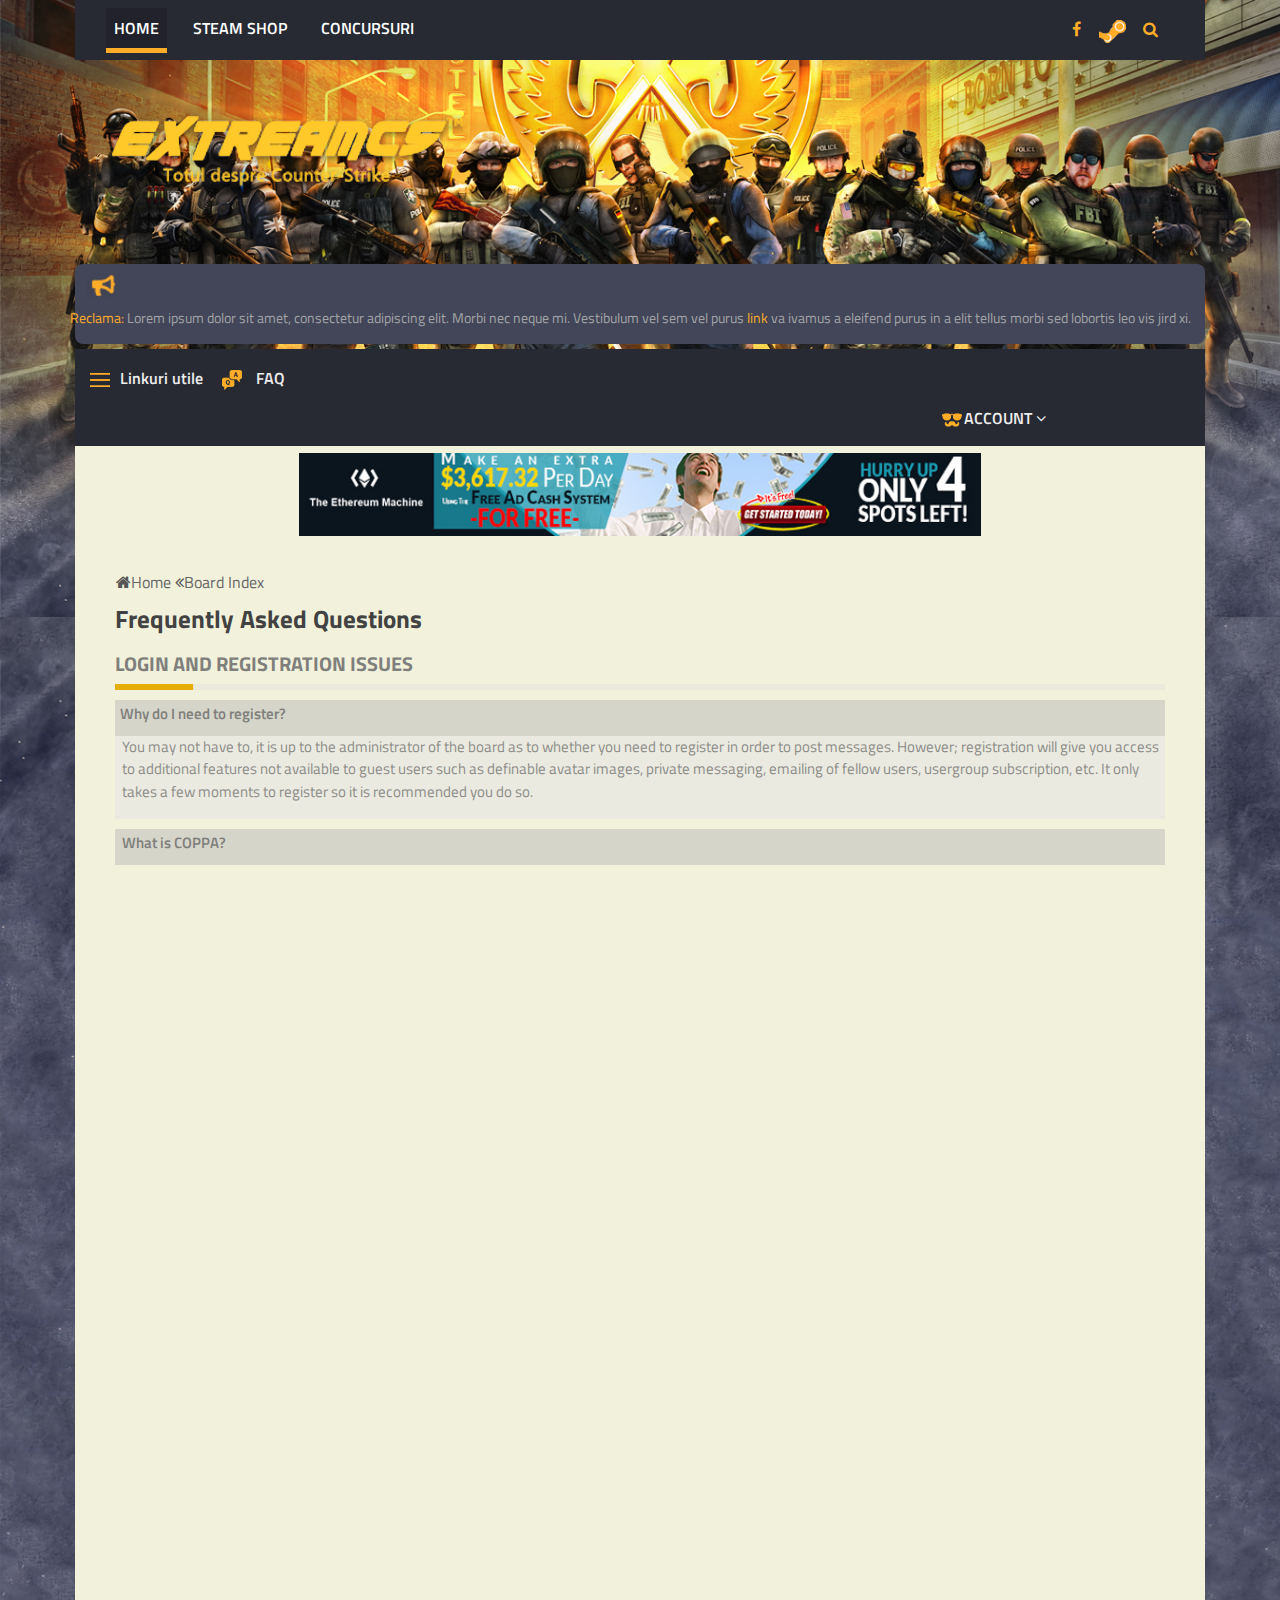
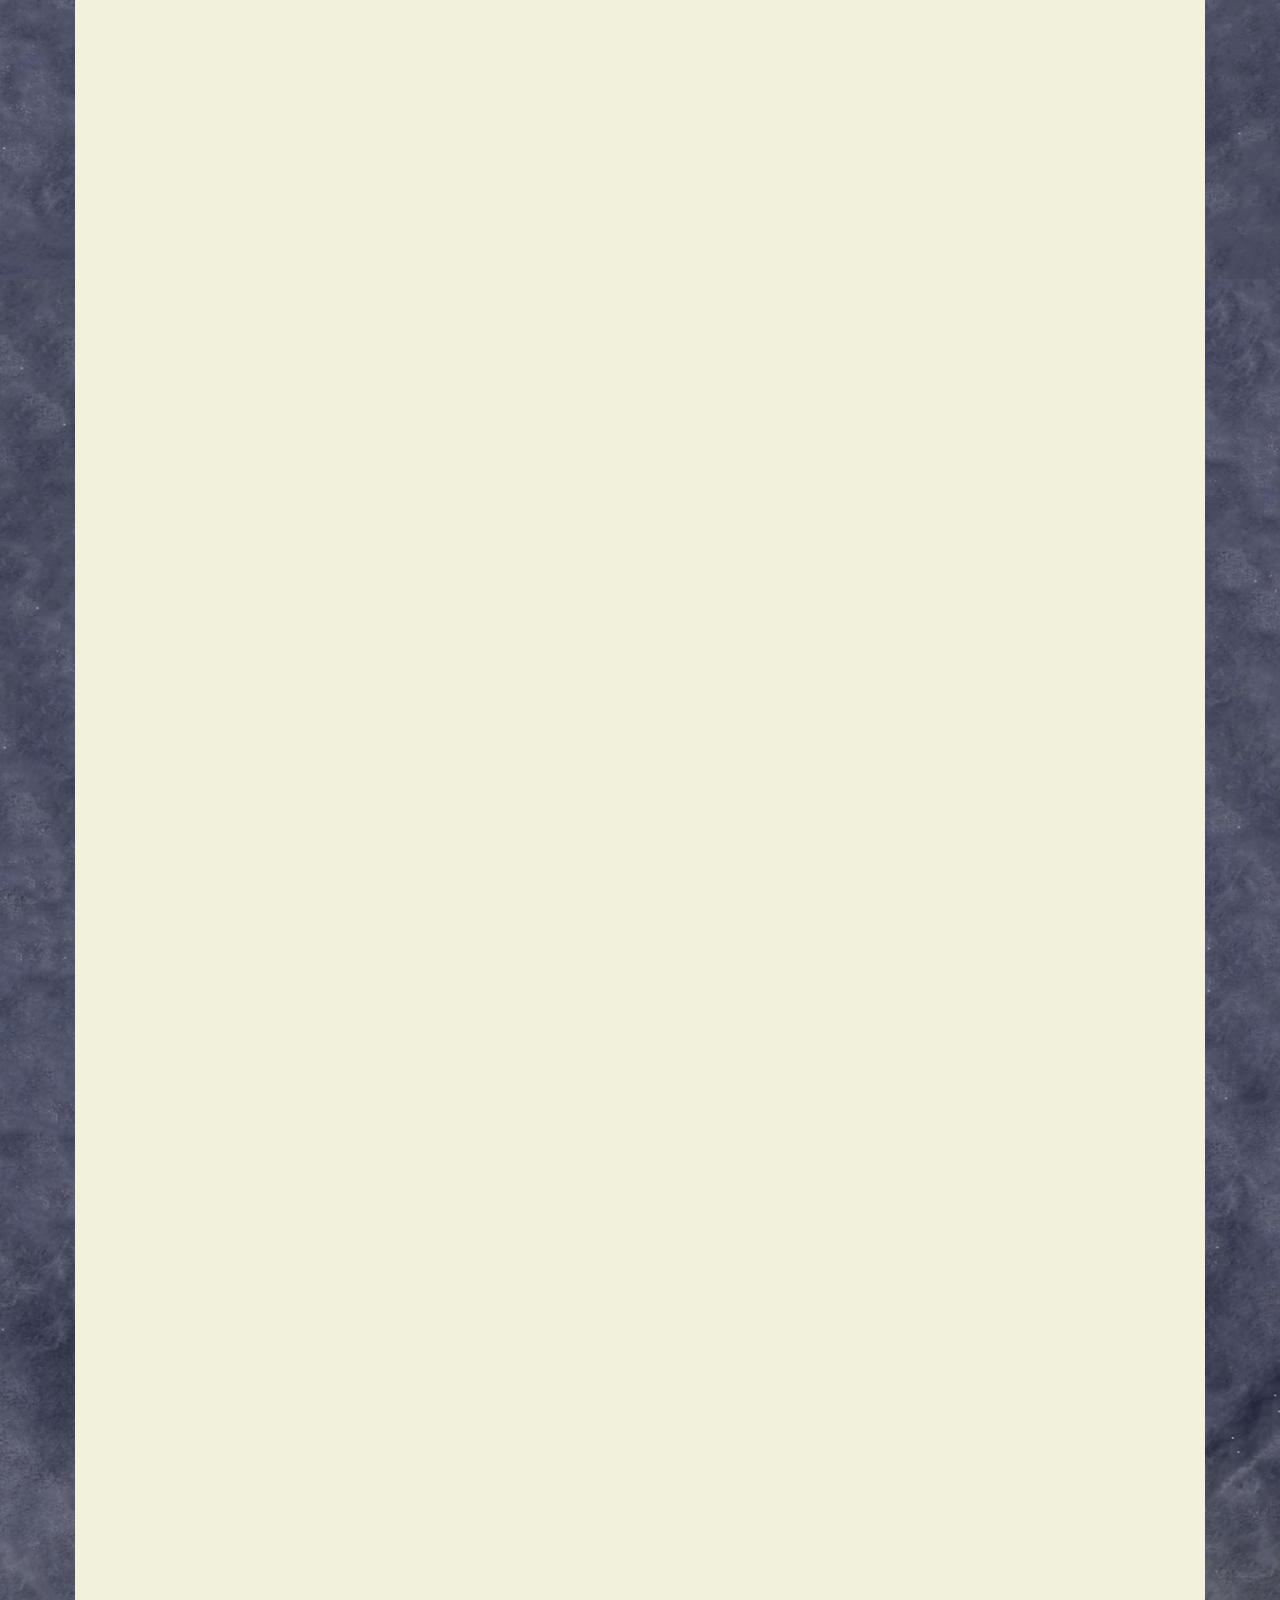
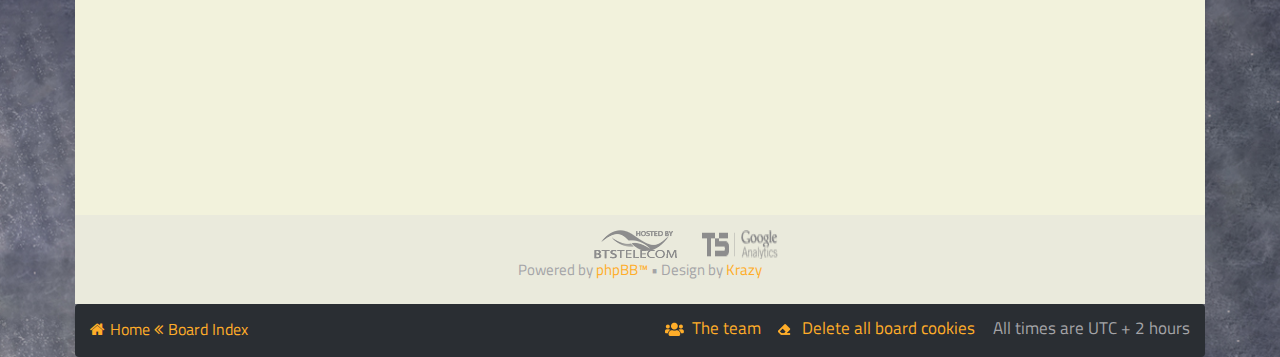
<file: Exreme_Services/faq/index.html>
<!DOCTYPE html>
<html lang="en">
<head>
<meta charset="utf-8">
<meta name="viewport" content="width=device-width, initial-scale=1, shrink-to-fit=no">
<title>Steam</title>
<link href="assets/css/bootstrap.min.css" rel="stylesheet">


<link href="assets/css/style.css" rel="stylesheet">

<link rel="stylesheet" href="assets/css/font-awesome.min.css">
              
              <!-- custom fonts -->
<link href="https://fonts.googleapis.com/css?family=Montserrat:400,800" rel="stylesheet">
<link href="https://fonts.googleapis.com/css?family=Raleway:200,300,400,700,900" rel="stylesheet">
</head>

<body>

<header class="header">

  <nav class="navbar navbar-expand-lg navbar-light bg-light">
  <button class="navbar-toggler" type="button" data-toggle="collapse" data-target="#navbarNavAltMarkup" aria-controls="navbarNavAltMarkup" aria-expanded="false" aria-label="Toggle navigation">
    <span class="navbar-toggler-icon"></span>
  </button>
  <div class="collapse navbar-collapse" id="navbarNavAltMarkup">
   <div class="col-lg-10">
      <div class="navbar-nav">
      <a class="nav-item nav-link active" href="#">HOME <span class="sr-only">(current)</span></a>
      <a class="nav-item nav-link" href="#">STEAM SHOP</a>
      <a class="nav-item nav-link" href="#">CONCURSURI</a>
    </div>
   </div>

    <div class="col-lg-2"><a href="" class="icon"><i class="fa fa-search" aria-hidden="true"></i></a>
      
      <a href="" class="icon"><img src="assets/images/stream.png"></a>
      <a href="" class="icon"><i class="fa fa-facebook" aria-hidden="true"></i></a>
      
 </div>

  </div>
</nav>

</header>

<div class="logo">
  <img src="assets/images/logo1.png" class="img-fluid">
</div>

<div class="rec">
  <div class="row">
    <img src="assets/images/icon/rel.png" class="img-fluid">
  <p> <span style="color: #ffad29;">Reclama:</span> Lorem ipsum dolor sit amet, consectetur adipiscing elit. Morbi nec neque mi. Vestibulum vel sem vel purus <span style="color: #ffad29">link</span>  va ivamus a eleifend purus in a elit tellus morbi sed lobortis leo vis jird xi.</p>
  </div>
</div>

<div class="faq">
  <div class="container-fluid con ">
    <div class="row utile">
      <div class="left">
        <p> <img src="assets/images/icon/bar.png" class="img-fluid">Linkuri utile <img src="assets/images/icon/faq.png"> FAQ</p>
      </div>
      <div class="right">
        <p> <img src="assets/images/icon/log.png" class="img-fluid">ACCOUNT <i class="fa fa-angle-down"></i>
</p>
      </div>
    </div>
  </div>
</div>



<section id="background" class="background img-fluid">
    <div class="banner">
      <img src="assets/images/banner.jpg" class="img-fluid sectionImg">
    </div>

<div class="col-lg-12 index">
          <a href="#" ><i class="fa fa-home" style="color: #565656"></i>Home</a>
           <a href="#"><i class="fa fa-angle-double-left" style="color: #565656"></i>Board Index</a>
</div>


<div class="heading">
  <h2>Frequently Asked Questions</h2>
</div>

<div class="container-fluid login">
  <div class="row">
    <h3>LOGIN AND REGISTRATION ISSUES</h3>
    <img src="assets/images/line.png" class="img-fluid line">
  </div>
</div>

<div class="container-fluid">
  <div class="row">
    <div class="reg">
      <h2>Why do I need to register? </h2>
    </div>

    <div class="register">
      <p>You may not have to, it is up to the administrator of the board as to whether you need to register in order to post messages. However; registration will give you access to additional
      features not available to guest users such as definable avatar images, private messaging, emailing of fellow users, usergroup subscription, etc. It only takes a few moments to
      register so it is recommended you do so. </p>
    </div>
  </div>
</div>


<div class="container-fluid COPPA">
  <div class="row">
    <h3>What is COPPA?</h3>
  </div>
</div>


</section>


<div class="footer">
  <div class="container-fluid ">
    <div class="row footer-logo">
        <img src="assets/images/logo-1.png" class="img-fluid">
        <img src="assets/images/logo.png" class="img-fluid" style="margin-left: 25px;">
        
    </div>
    <div class="text  text-center">
          <p>Powered by <span>phpBB™ </span> • Design by <span>Krazy</span></p>
        </div>
  </div>
</div>

<div class="footer-bottom">
  <div class="container-fluid">
    <div class="row">
       
         <div class="col-lg-6 footer-left">
         
           <a href="#" ><i class="fa fa-home" ></i>Home</a>
           <a href="#"><i class="fa fa-angle-double-left"></i>Board Index</a>
  
         </div>
         <div class="col-lg-6 team">
           <p> <img src="assets/images/team.png"> The team <img src="assets/images/delete.png"> Delete all board cookies <span>All times are UTC + 2 hours </span> </p>
           <p> </p>

         </div>

       
    </div>
  </div>
</div>





<script src="assets/js/jquery-min.js" ></script>
<script src="assets/js/bootstrap.min.js"></script>

</body>
</html>
</file>
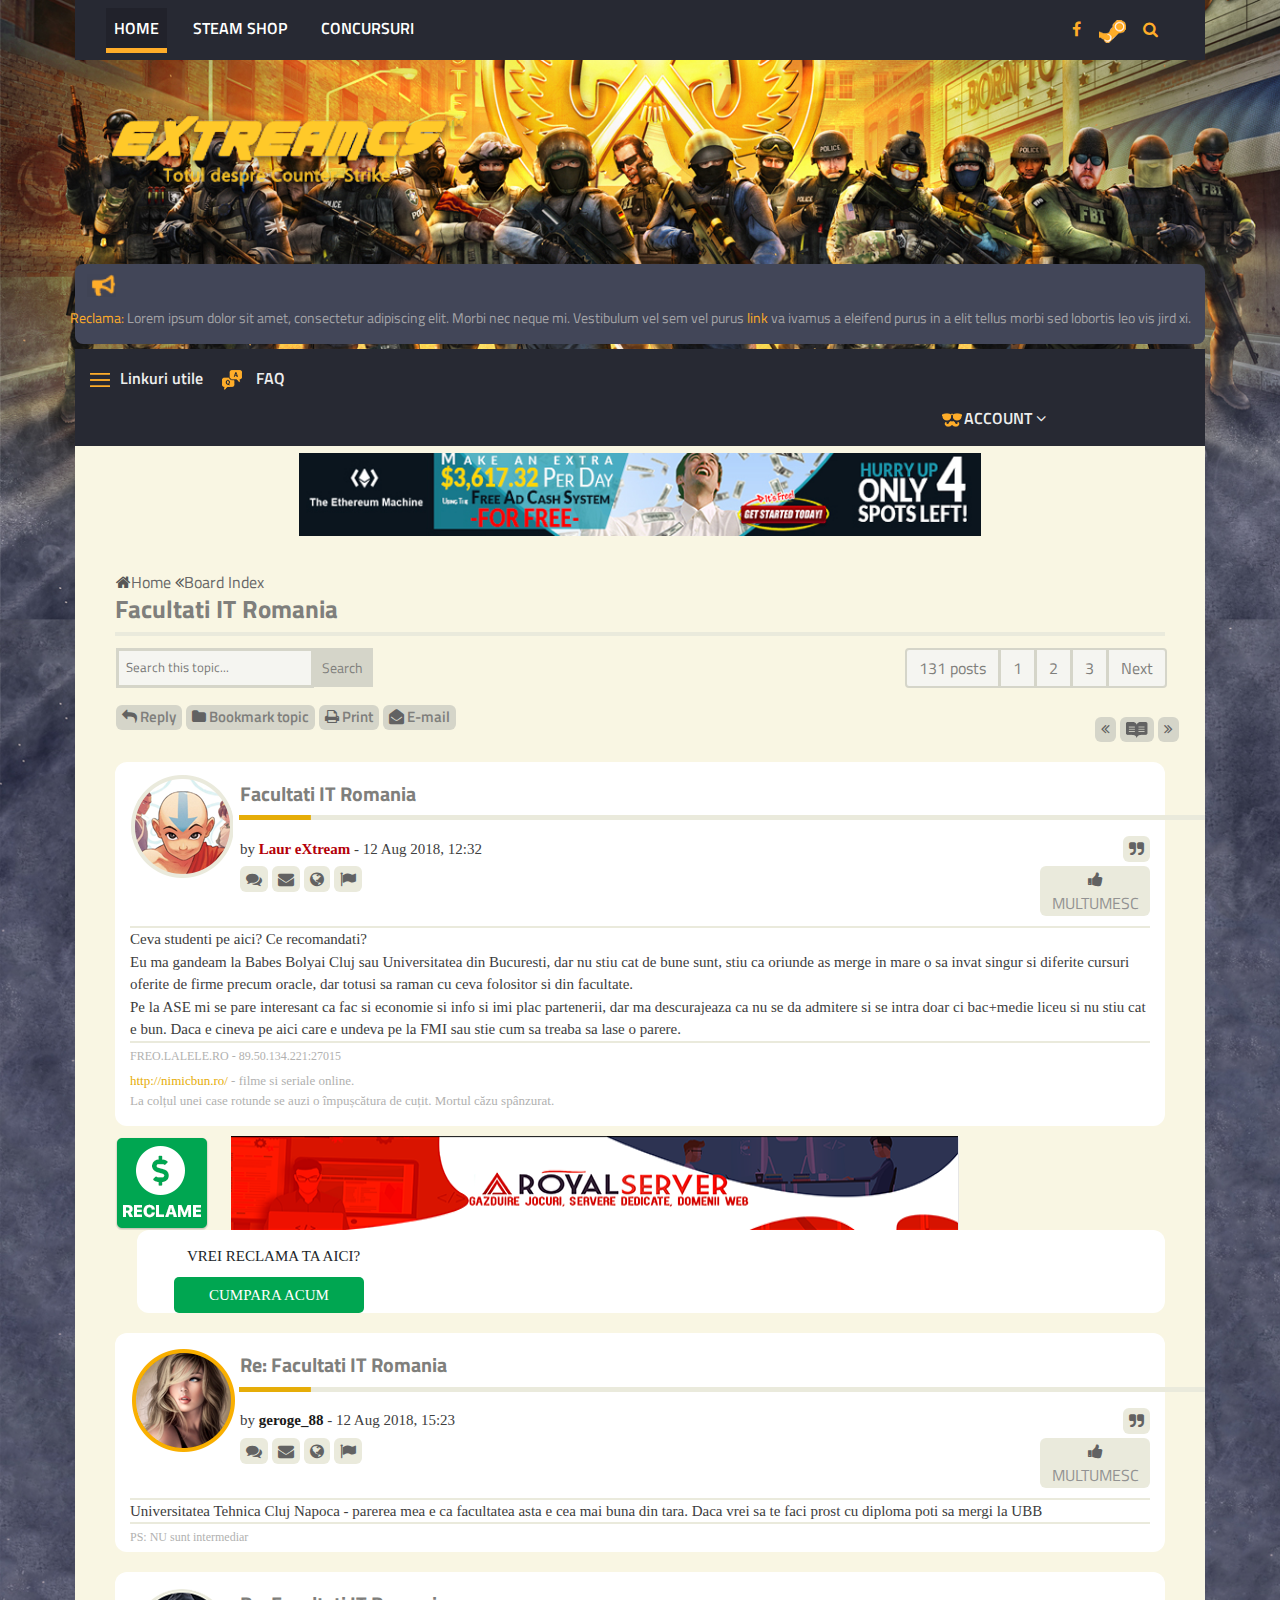
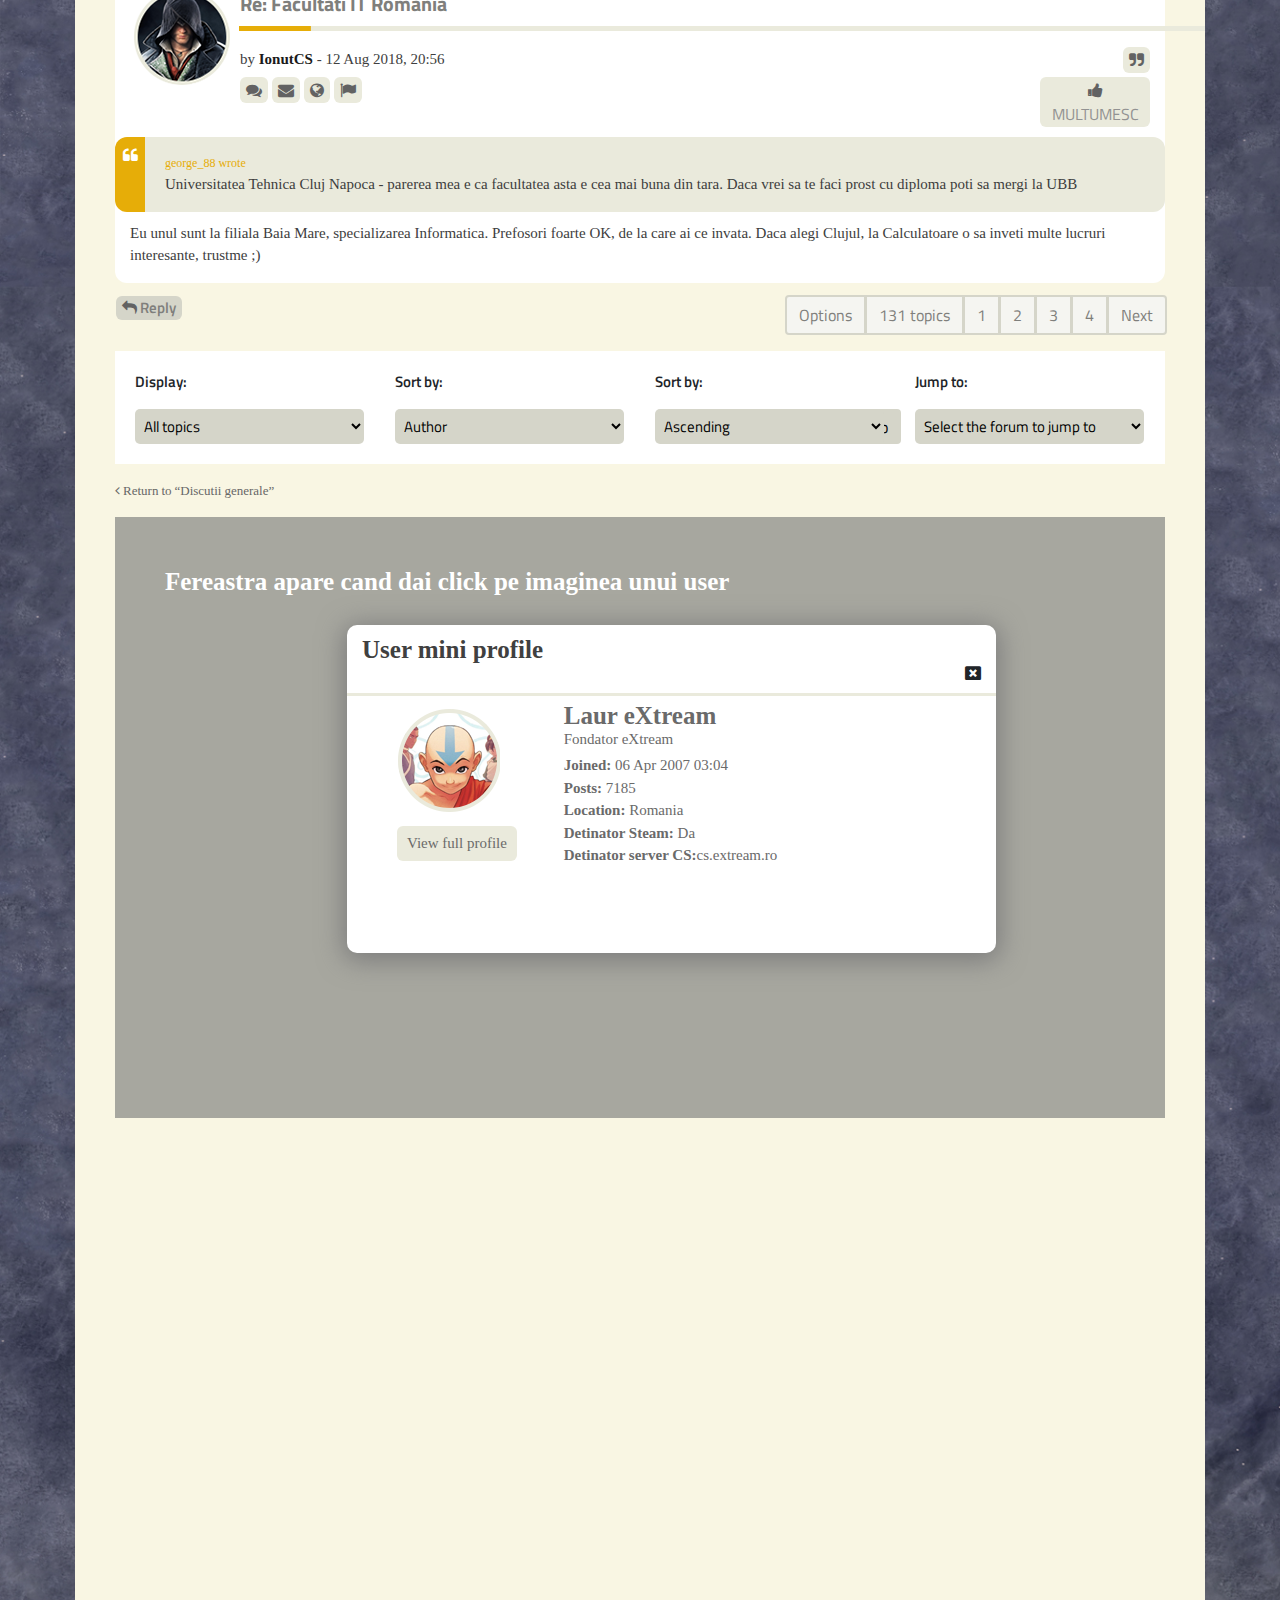
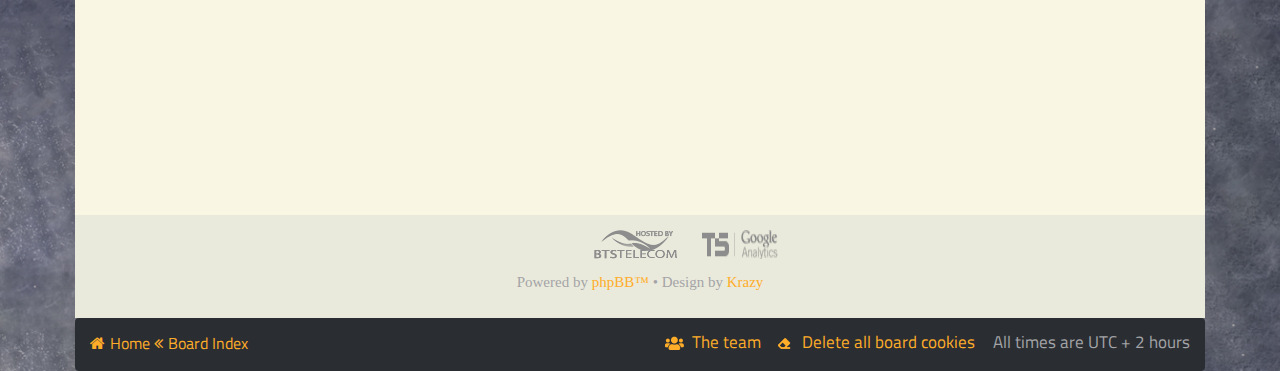
<file: Exreme_Services/in topic/index.html>
<!DOCTYPE html>
<html lang="en">
<head>
<meta charset="utf-8">
<meta name="viewport" content="width=device-width, initial-scale=1, shrink-to-fit=no">
<title>Steam</title>
<link href="assets/css/bootstrap.min.css" rel="stylesheet">


<link href="assets/css/style.css" rel="stylesheet">

<link rel="stylesheet" href="assets/css/font-awesome.min.css">
              
              <!-- custom fonts -->
<link href="https://fonts.googleapis.com/css?family=Montserrat:400,800" rel="stylesheet">
<link href="https://fonts.googleapis.com/css?family=Raleway:200,300,400,700,900" rel="stylesheet">
</head>

<body>

<header class="header">

  <nav class="navbar navbar-expand-lg navbar-light bg-light">
  <button class="navbar-toggler" type="button" data-toggle="collapse" data-target="#navbarNavAltMarkup" aria-controls="navbarNavAltMarkup" aria-expanded="false" aria-label="Toggle navigation">
    <span class="navbar-toggler-icon"></span>
  </button>
  <div class="collapse navbar-collapse" id="navbarNavAltMarkup">
   <div class="col-lg-10">
      <div class="navbar-nav">
      <a class="nav-item nav-link active" href="#">HOME <span class="sr-only">(current)</span></a>
      <a class="nav-item nav-link" href="#">STEAM SHOP</a>
      <a class="nav-item nav-link" href="#">CONCURSURI</a>
    </div>
   </div>

    <div class="col-lg-2"><a href="" class="icon"><i class="fa fa-search" aria-hidden="true"></i></a>
      
      <a href="" class="icon"><img src="assets/images/stream.png"></a>
      <a href="" class="icon"><i class="fa fa-facebook" aria-hidden="true"></i></a>
      
 </div>

  </div>
</nav>

</header>

<div class="logo">
  <img src="assets/images/logo1.png" class="img-fluid">
</div>

<div class="rec">
  <div class="row">
    <img src="assets/images/icon/rel.png" class="img-fluid">
  <p> <span style="color: #ffad29;">Reclama:</span> Lorem ipsum dolor sit amet, consectetur adipiscing elit. Morbi nec neque mi. Vestibulum vel sem vel purus <span style="color: #ffad29">link</span>  va ivamus a eleifend purus in a elit tellus morbi sed lobortis leo vis jird xi.</p>
  </div>
</div>

<div class="faq">
  <div class="container-fluid con ">
    <div class="row utile">
      <div class="left">
        <p> <img src="assets/images/icon/bar.png" class="img-fluid">Linkuri utile <img src="assets/images/icon/faq.png"> FAQ</p>
      </div>
      <div class="right">
        <p> <img src="assets/images/icon/log.png" class="img-fluid">ACCOUNT <i class="fa fa-angle-down"></i>
</p>
      </div>
    </div>
  </div>
</div>



<section id="background" class="background img-fluid">
    <div class="banner">
      <img src="assets/images/banner.jpg" class="img-fluid sectionImg">
    </div>

<div class="col-lg-12 index">
          <a href="#" ><i class="fa fa-home" style="color: #565656"></i>Home</a>
           <a href="#"><i class="fa fa-angle-double-left" style="color: #565656"></i>Board Index</a>
</div>


<div class="container-fluid heading">
  <div class="row">
        <div class="title">
            <h2>Facultati IT Romania</h2>
        </div>
  </div>
</div>

<div class="container-fluid page">
  <div class="row">
      <div class="col-lg-6 col-xl-6 col-md-6 search">
          <form class="example" action="/action_page.php">
              <input type="text" placeholder="Search this topic..." name="search2">
              <button type="submit">Search</button>
          </form>
      </div>

      <div class="col-lg-6 col-xl-6 col-md-6">
        <nav aria-label="Page navigation example">
            <ul class="pagination">
                <li class="page-item"><a class="page-link" href="#">131 posts</a></li>
                <li class="page-item"><a class="page-link" href="#">1</a></li>
                <li class="page-item"><a class="page-link" href="#">2</a></li>
                <li class="page-item"><a class="page-link" href="#">3</a></li>
                <li class="page-item"><a class="page-link" href="#">Next</a></li>
            </ul>
         </nav>
      </div>
  </div>
</div>


<div class="container-fluid pagination-bottom">
  <div class="row">
    <div class="col-lg-10 col-xl-10 col-md-10 reply">
      <button type="submit"><i class="fa fa-reply fa-icon"></i> Reply</button>
      <button type="submit"><i class="fa fa-folder fa-icon"></i> Bookmark topic</button>
      <button type="submit"><i class="fa fa-print fa-icon"></i> Print</button>
      <button type="submit"><i class="fa fa-envelope-open fa-icon"></i> E-mail</button>
    </div>

    <div class="col-lg-2 col-xl-2 col-md-2 page">
      <button type="submit"><i class="fa fa-angle-double-left fa-icon"></i></button>
      <button type="submit"> <img src="assets/images/icon/1.png"> </button>
      <button type="submit"><i class="fa fa-angle-double-right fa-icon"></i></button>
    </div>
  </div>
</div>


<div class="container-fluid Ceva">
  <div class="row" style="padding-top: 10px;">
    <div class="col-xl-2 col-lg-2 col-md-2">
      <img src="assets/images/l.png">
    </div>

    <div class="col-xl-10 col-lg-10 col-md-10">
       <div class="title">
            <h2>Facultati IT Romania</h2>
            <img src="assets/images/line.png" class="line">
            <p>by <span> Laur eXtream</span> - 12 Aug 2018, 12:32 </p>
            <button type="submit"><i class="fa fa-quote-right fa-icon"></i></i> </button>

        </div>

          <div class="row">
              <div class="col-lg-10" style="margin-left: -65px; margin-top: -10px;">
            <button type="submit"><i class="fa fa-comments fa-icon"></i></button>
            <button type="submit"><i class="fa fa-envelope fa-icon"></i></button>
            <button type="submit"><i class="fa fa-globe fa-icon" aria-hidden="true"></i></button>
            <button type="submit"><i class="fa fa-flag fa-icon"></i></button>
          
        </div>
        <div class="col mul" style="margin: -10px 0 0 71px;">
            <button type="submit"><i class="fa fa-thumbs-up fa-icon"></i> MULTUMESC</button>
          
        </div>
          </div>
    </div>

          <div class="container-fluid">
            <div class="row">
              <div class="col-lg-12 text">
                <p>Ceva studenti pe aici? Ce recomandati? <br>
                    Eu ma gandeam la Babes Bolyai Cluj sau Universitatea din Bucuresti, dar nu stiu cat de bune sunt, stiu ca oriunde as merge in mare o sa invat singur si diferite cursuri oferite de
                    firme precum oracle, dar totusi sa raman cu ceva folositor si din facultate. <br>
                    Pe la ASE mi se pare interesant ca fac si economie si info si imi plac partenerii, dar ma descurajeaza ca nu se da admitere si se intra doar ci bac+medie liceu si nu stiu cat e bun.
                    Daca e cineva pe aici care e undeva pe la FMI sau stie cum sa treaba sa lase o parere.</p>
              </div>
              <div class="col-lg-12 txt">
                <h2>FREO.LALELE.RO - 89.50.134.221:27015</h2> 
                <p> <a href="http://nimicbun.ro/" target="blank" style="color: #e6ad08">http://nimicbun.ro/</a> - filme si seriale online. <br>
                    La colțul unei case rotunde se auzi o împușcătura de cuțit. Mortul căzu spânzurat.</p> 
              </div>
            </div>
          </div>

  </div>
</div>

<div class="img" style="margin: 0 auto;">
  <div class="container-fluid">
    <div class="row">
       <img src="assets/images/reclame.png">
       <img src="assets/images/royal.png"style="margin-left: 22px">
      <div class="col veri">
        <p>VREI RECLAMA TA AICI?</p>
        <button>CUMPARA ACUM</button>
      </div>
    
    </div>
  </div>
</div>

<div class="container-fluid Ceva">
  <div class="row" style="padding-top: 10px;">
    <div class="col-xl-2 col-lg-2 col-md-2">
      <img src="assets/images/girl.png">
    </div>

    <div class="col-xl-10 col-lg-10 col-md-10">
       <div class="title">
            <h2>Re: Facultati IT Romania</h2>
            <img src="assets/images/line.png" class="line">
            <p>by <span style="color: #1a1a1a">geroge_88</span> -  12 Aug 2018, 15:23  </p>
            <button type="submit"><i class="fa fa-quote-right fa-icon"></i></i> </button>

        </div>

          <div class="row">
              <div class="col-lg-10" style="margin-left: -65px; margin-top: -10px;">
            <button type="submit"><i class="fa fa-comments fa-icon"></i></button>
            <button type="submit"><i class="fa fa-envelope fa-icon"></i></button>
            <button type="submit"><i class="fa fa-globe fa-icon" aria-hidden="true"></i></button>
            <button type="submit"><i class="fa fa-flag fa-icon"></i></button>
          
        </div>
        <div class="col mul" style="margin: -10px 0 0 71px;">
            <button type="submit"><i class="fa fa-thumbs-up fa-icon"></i> MULTUMESC</button>
          
        </div>
          </div>
    </div>

          <div class="container-fluid">
            <div class="row">
              <div class="col-lg-12 text">
                <p>Universitatea Tehnica Cluj Napoca - parerea mea e ca facultatea asta e cea mai buna din tara. Daca vrei sa te faci prost cu diploma poti sa mergi la UBB</p>
              </div>
              <div class="col-lg-12 txt">
                <h2>PS: NU sunt intermediar</h2> 
                
              </div>
            </div>
          </div>

  </div>
</div>


<div class="container-fluid Ceva">
  <div class="row" style="padding-top: 10px;">
    <div class="col-xl-2 col-lg-2 col-md-2">
      <img src="assets/images/assasin.png">
    </div>

    <div class="col-xl-10 col-lg-10 col-md-10">
       <div class="title">
            <h2>Re: Facultati IT Romania</h2>
            <img src="assets/images/line.png" class="line">
            <p>by <span style="color: #1a1a1a">IonutCS </span> -  12 Aug 2018, 20:56  </p>
            <button type="submit"><i class="fa fa-quote-right fa-icon"></i></i> </button>

        </div>

          <div class="row">
              <div class="col-lg-10" style="margin-left: -65px; margin-top: -10px;">
            <button type="submit"><i class="fa fa-comments fa-icon"></i></button>
            <button type="submit"><i class="fa fa-envelope fa-icon"></i></button>
            <button type="submit"><i class="fa fa-globe fa-icon" aria-hidden="true"></i></button>
            <button type="submit"><i class="fa fa-flag fa-icon"></i></button>
          
        </div>
        <div class="col mul" style="margin: -10px 0 0 71px;">
            <button type="submit"><i class="fa fa-thumbs-up fa-icon"></i> MULTUMESC</button>
          
        </div>
          </div>
    </div>

          <div class="container-fluid assasin">
            <div class="row">
              <div class="col-lg-12 text ">
                  <div class="col quot"><i class="fa fa-quote-left fa-icon" style="color: #fff;"></i></div>
                  <div class="col" style="margin-top: -26px; margin-left: -10px;">
                    <p style="border: none;"><span>george_88 wrote</span> <br> Universitatea Tehnica Cluj Napoca - parerea mea e ca facultatea asta e cea mai buna din tara. Daca vrei sa te faci prost cu diploma poti sa mergi la UBB</p></div>
              </div>
            </div>
          </div>
          
          <div class="container-fluid">
            <div class="row">
              <div class="col text">
                <p style="border: none;">Eu unul sunt la filiala Baia Mare, specializarea Informatica. Prefosori foarte OK, de la care ai ce invata. Daca alegi Clujul, la Calculatoare o sa inveti multe lucruri interesante, trustme ;)</p>
              </div>
            </div>
          </div>

  </div>
</div>

<div class="container-fluid bottom-page ">
  <div class="row">
      <div class="col-lg-3 col-xl-3 col-md-3 pagination-bottom ">
         <button type="submit"><i class="fa fa-reply fa-icon"></i> Reply</button>
          
      </div>

      <div class="col-lg-9 col-xl-9 col-md-9">
        <nav aria-label="Page navigation example">
            <ul class="pagination">
                <li class="page-item"><a class="page-link" href="#">Options</a></li>
                <li class="page-item"><a class="page-link" href="#">131 topics</a></li>
                <li class="page-item"><a class="page-link" href="#">1</a></li>
                <li class="page-item"><a class="page-link" href="#">2</a></li>
                <li class="page-item"><a class="page-link" href="#">3</a></li>
                <li class="page-item"><a class="page-link" href="#">4</a></li>
                <li class="page-item"><a class="page-link" href="#">Next</a></li>
            </ul>
         </nav>
      </div>
  </div>
</div>



<div class="container-fluid form">
  <div class="row">
    <div class="col">
      <p>Display:</p>
      <form>
        <select name="topics" class="select">
           <option value="topics">All topics</option>
           <option value="topics">Topics</option>
           <option value="New">New</option>
           <option value="old">Old</option>
        </select>
      </form>
    </div>
    <div class="col">
      <p>Sort by:</p>
      <form>
        <select name="topics" class="select">
           <option value="Author">Author</option>
           <option value="topics">Topics</option>
           <option value="New">New</option>
           <option value="old">Old</option>
        </select>
      </form>
    </div>
    <div class="col">
      <p>Sort by:</p>
      <form>
        <select name="topics" class="select">
           <option value="Ascending">Ascending </option>
           <option value="topics">Topics</option>
           <option value="New">New</option>
           <option value="old">Old</option>
        </select>
        <button class="btn">Go</button>
      </form>
    </div>
    <div class="col">
      <p>  Jump to:</p>
      <form>
        <select name="topics" class="select">
           <option value="select">Select the forum to jump to</option>
           <option value="topics">Topics</option>
           <option value="New">New</option>
           <option value="old">Old</option>
        </select>
      </form>
    </div>
  </div>
</div>

<div class="container-fluid return">
  <div class="row">
    <i class="fa fa-angle-left"> <a href="#" style="color: #676767;">Return to</a>  “Discutii generale”</i>
  </div>
</div>

<div class="container-fluid user">
 <h2>Fereastra apare cand dai click pe imaginea unui user </h2>
   <div class="row profile">
      <div class="col-lg-12 mini">
          <h2>User mini profile</h2>
          <i class="fa fa-window-close cross" aria-hidden="true"></i>
      </div>


      <div class="row view">
        <div class="col-md-4">
          <img src="assets/images/l.png">
          <button type="submit">View full profile</button>
        </div>

        <div class="col-md-8">
          <h1>Laur eXtream <br> <span>Fondator eXtream</span></h1>
          <p> 
            <span>Joined:</span> 06 Apr 2007 03:04 <br> 
            <span> Posts:</span> 7185 <br>
            <span>Location: </span>Romania  <br>
            <span>Detinator Steam: </span>Da <br>
            <span>Detinator server CS:</span>cs.extream.ro
        </p>
        </div>

      </div>

  </div>

</div>

</section>


<div class="footer">
  <div class="container-fluid ">
    <div class="row footer-logo">
        <img src="assets/images/logo-1.png" class="img-fluid">
        <img src="assets/images/logo.png" class="img-fluid" style="margin-left: 25px;">
        
    </div>
    <div class="text  text-center">
          <p>Powered by <span>phpBB™ </span> • Design by <span>Krazy</span></p>
        </div>
  </div>
</div>

<div class="footer-bottom">
  <div class="container-fluid">
    <div class="row">
       
         <div class="col-lg-6 footer-left">
         
           <a href="#" ><i class="fa fa-home" ></i>Home</a>
           <a href="#"><i class="fa fa-angle-double-left"></i>Board Index</a>
  
         </div>
         <div class="col-lg-6 team">
           <p> <img src="assets/images/team.png"> The team <img src="assets/images/delete.png"> Delete all board cookies <span>All times are UTC + 2 hours </span> </p>
           <p> </p>

         </div>

       
    </div>
  </div>
</div>





<script src="assets/js/jquery-min.js" ></script>
<script src="assets/js/bootstrap.min.js"></script>

</body>
</html>
</file>
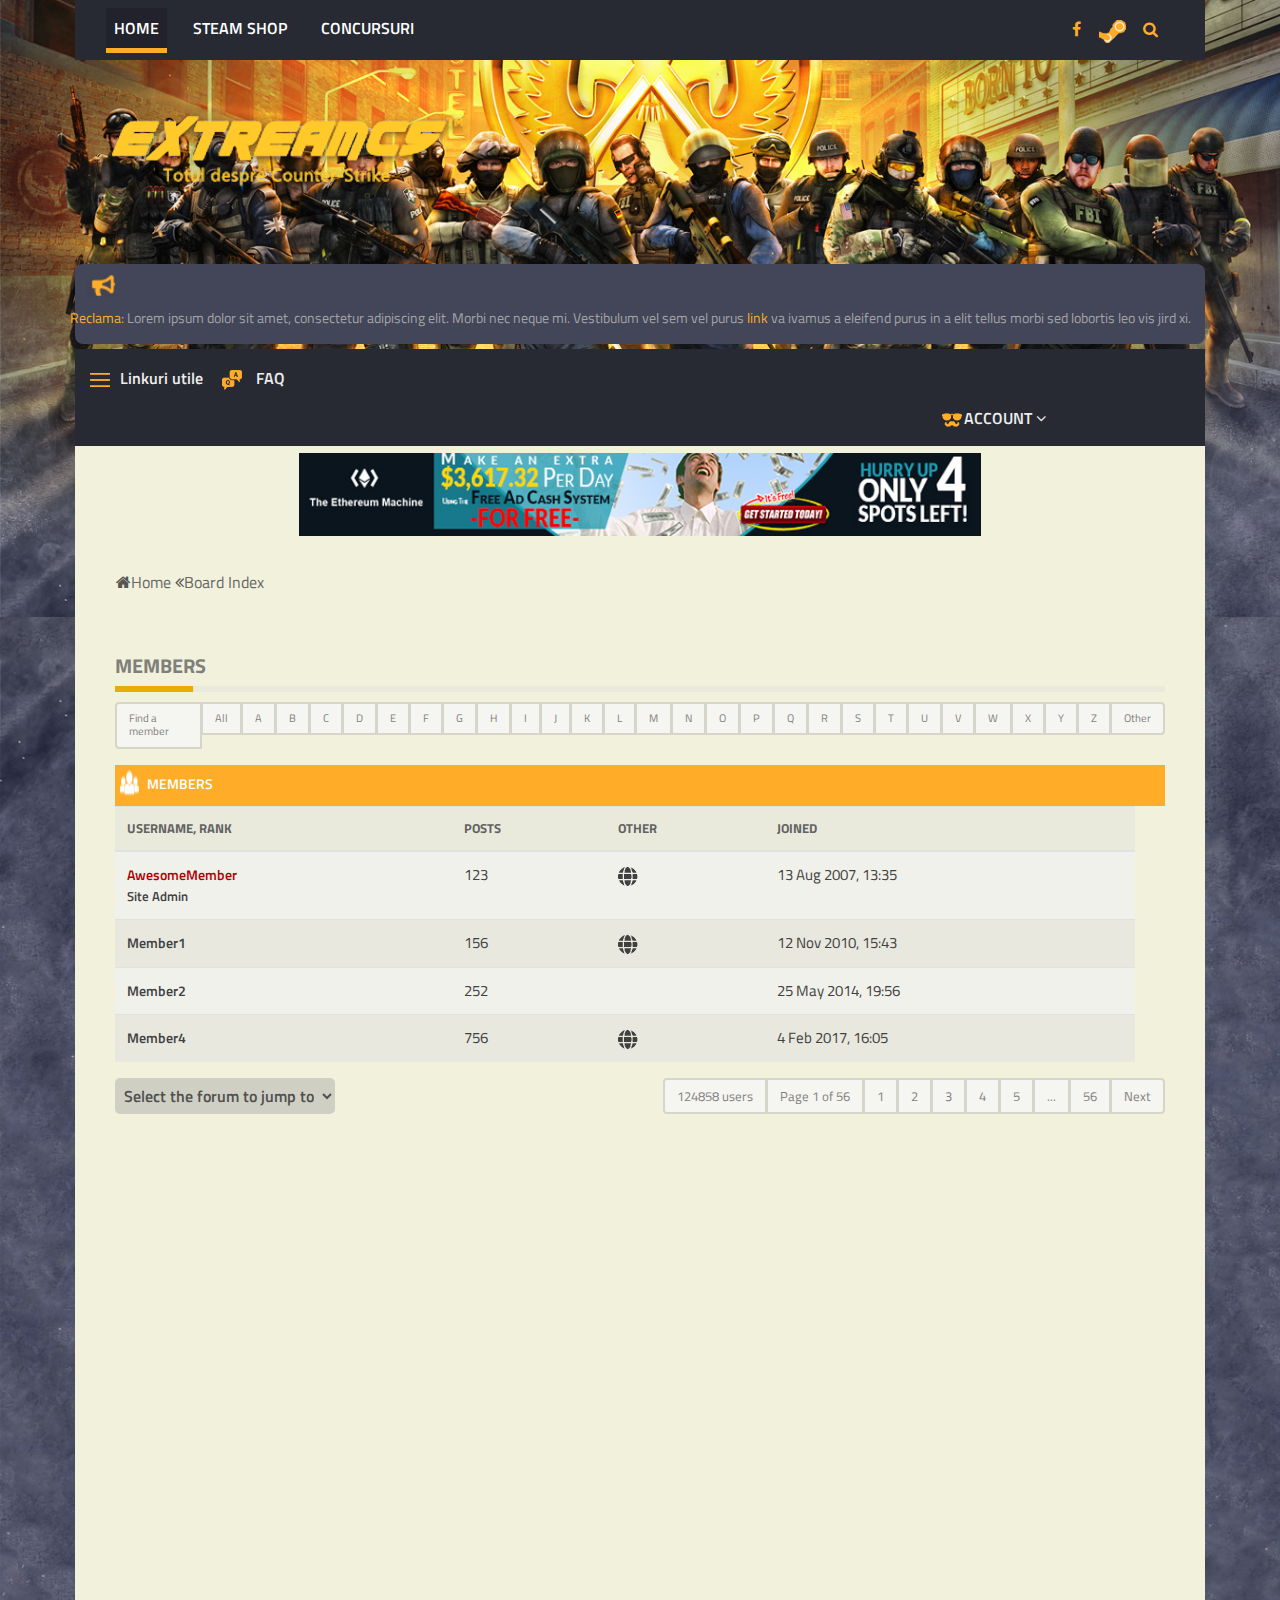
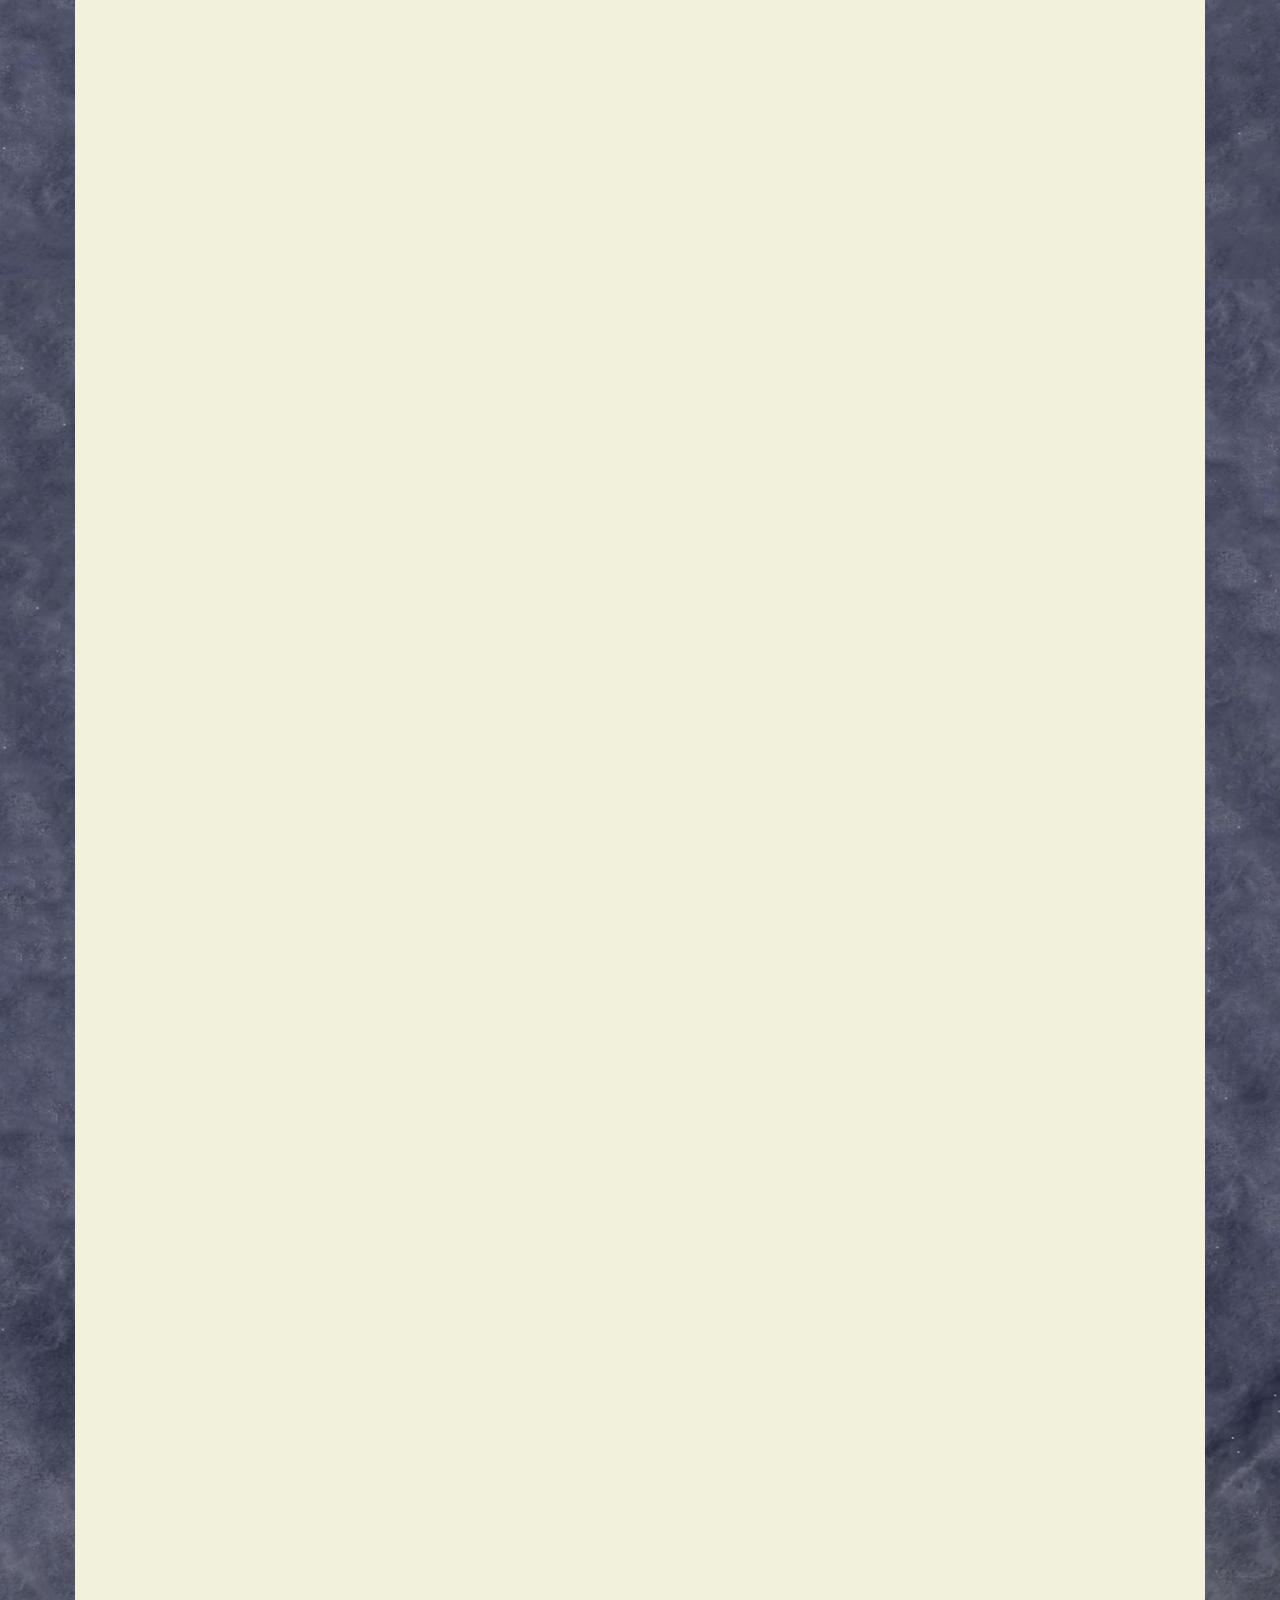
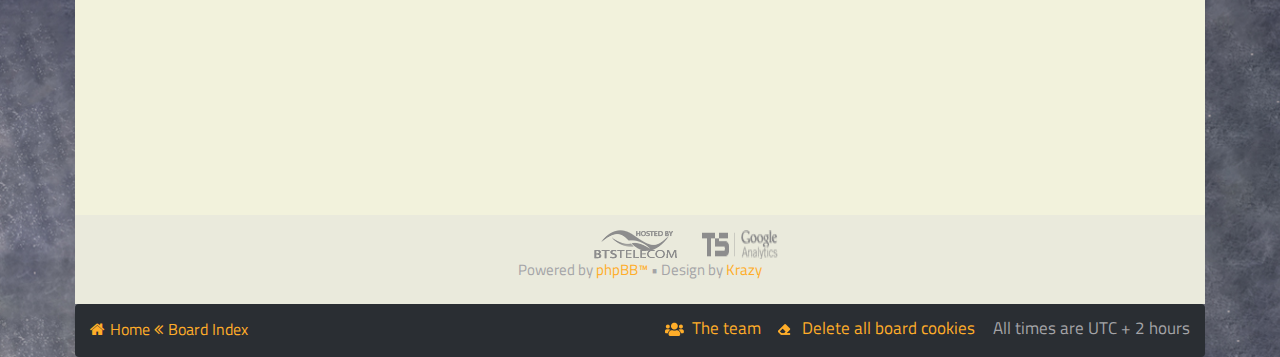
<file: Exreme_Services/Members/index.html>
<!DOCTYPE html>
<html lang="en">
<head>
<meta charset="utf-8">
<meta name="viewport" content="width=device-width, initial-scale=1, shrink-to-fit=no">
<title>Steam</title>
<link href="assets/css/bootstrap.min.css" rel="stylesheet">


<link href="assets/css/style.css" rel="stylesheet">

<link rel="stylesheet" href="assets/css/font-awesome.min.css">
              
              <!-- custom fonts -->
<link href="https://fonts.googleapis.com/css?family=Montserrat:400,800" rel="stylesheet">
<link href="https://fonts.googleapis.com/css?family=Raleway:200,300,400,700,900" rel="stylesheet">
</head>

<body>

<header class="header">

  <nav class="navbar navbar-expand-lg navbar-light bg-light">
  <button class="navbar-toggler" type="button" data-toggle="collapse" data-target="#navbarNavAltMarkup" aria-controls="navbarNavAltMarkup" aria-expanded="false" aria-label="Toggle navigation">
    <span class="navbar-toggler-icon"></span>
  </button>
  <div class="collapse navbar-collapse" id="navbarNavAltMarkup">
   <div class="col-lg-10">
      <div class="navbar-nav">
      <a class="nav-item nav-link active" href="#">HOME <span class="sr-only">(current)</span></a>
      <a class="nav-item nav-link" href="#">STEAM SHOP</a>
      <a class="nav-item nav-link" href="#">CONCURSURI</a>
    </div>
   </div>

    <div class="col-lg-2"><a href="" class="icon"><i class="fa fa-search" aria-hidden="true"></i></a>
      
      <a href="" class="icon"><img src="assets/images/stream.png"></a>
      <a href="" class="icon"><i class="fa fa-facebook" aria-hidden="true"></i></a>
      
 </div>

  </div>
</nav>

</header>

<div class="logo">
  <img src="assets/images/logo1.png" class="img-fluid">
</div>

<div class="rec">
  <div class="row">
    <img src="assets/images/icon/rel.png" class="img-fluid">
  <p> <span style="color: #ffad29;">Reclama:</span> Lorem ipsum dolor sit amet, consectetur adipiscing elit. Morbi nec neque mi. Vestibulum vel sem vel purus <span style="color: #ffad29">link</span>  va ivamus a eleifend purus in a elit tellus morbi sed lobortis leo vis jird xi.</p>
  </div>
</div>

<div class="faq">
  <div class="container-fluid con ">
    <div class="row utile">
      <div class="left">
        <p> <img src="assets/images/icon/bar.png" class="img-fluid">Linkuri utile <img src="assets/images/icon/faq.png"> FAQ</p>
      </div>
      <div class="right">
        <p> <img src="assets/images/icon/log.png" class="img-fluid">ACCOUNT <i class="fa fa-angle-down"></i>
</p>
      </div>
    </div>
  </div>
</div>



<section id="background" class="background img-fluid">
    <div class="banner">
      <img src="assets/images/banner.jpg" class="img-fluid sectionImg">
    </div>

<div class="col-lg-12 index">
          <a href="#" ><i class="fa fa-home" style="color: #565656"></i>Home</a>
           <a href="#"><i class="fa fa-angle-double-left" style="color: #565656"></i>Board Index</a>
</div>



<div class="container-fluid members">
  <div class="row">
    <h3>MEMBERS</h3>
    <img src="assets/images/line.png" class="img-fluid line">
  </div>
</div>

<div class="container-fluid">
  <div class="row">
    <nav aria-label="Page navigation example">
            <ul class="pagination">
                <li class="page-item"><a class="page-link" href="#">Find a member</a></li>
                <li class="page-item"><a class="page-link" href="#">All</a></li>
                <li class="page-item"><a class="page-link" href="#">A</a></li>
                <li class="page-item"><a class="page-link" href="#">B</a></li>
                <li class="page-item"><a class="page-link" href="#">C</a></li>
                <li class="page-item"><a class="page-link" href="#">D</a></li>
                <li class="page-item"><a class="page-link" href="#">E</a></li>
                <li class="page-item"><a class="page-link" href="#">F</a></li>
                <li class="page-item"><a class="page-link" href="#">G</a></li>
                <li class="page-item"><a class="page-link" href="#">H</a></li>
                <li class="page-item"><a class="page-link" href="#">I</a></li>
                <li class="page-item"><a class="page-link" href="#">J</a></li>
                <li class="page-item"><a class="page-link" href="#">K</a></li>
                <li class="page-item"><a class="page-link" href="#">L</a></li>
                <li class="page-item"><a class="page-link" href="#">M</a></li>
                <li class="page-item"><a class="page-link" href="#">N</a></li>
                <li class="page-item"><a class="page-link" href="#">O</a></li>
                <li class="page-item"><a class="page-link" href="#">P</a></li>
                <li class="page-item"><a class="page-link" href="#">Q</a></li>
                <li class="page-item"><a class="page-link" href="#">R</a></li>
                <li class="page-item"><a class="page-link" href="#">S</a></li>
                <li class="page-item"><a class="page-link" href="#">T</a></li>
                <li class="page-item"><a class="page-link" href="#">U</a></li>
                <li class="page-item"><a class="page-link" href="#">V</a></li>
                <li class="page-item"><a class="page-link" href="#">W</a></li>
                <li class="page-item"><a class="page-link" href="#">X</a></li>
                <li class="page-item"><a class="page-link" href="#">Y</a></li>
                <li class="page-item"><a class="page-link" href="#">Z</a></li>
                <li class="page-item"><a class="page-link" href="#">Other</a></li>
            </ul>
         </nav>
  </div>
</div>

<div class="container-fluid member">
  <div class="row heading">
      <img src="assets/images/member-icon.png" class="img-fluid member-icon">
      <h2>MEMBERS</h2> 
  </div>

  <table class="table table-striped table-hover">
  <thead class="info-bar">
    <tr>
      <th scope="col">USERNAME, RANK</th>
      <th scope="col">POSTS</th>
      <th scope="col">OTHER</th>
      <th scope="col">JOINED</th>
    </tr>
  </thead>
  <tbody>
    <tr style="background-color: #f1f1ec;">
      <th scope="row" class="title" style="color: #ae0000;">AwesomeMember <br> <span style="font-size: 13px; color: #404040">Site Admin</span> </th>
      <td>123</td>
      <td><img src="assets/images/icon/globe.png"></td>
      <td>13 Aug 2007, 13:35</td>
    </tr>
    <tr style="background-color: #e8e8df;">
      <th scope="row" class="title">Member1</th>
      <td>156</td>
      <td><img src="assets/images/icon/globe.png"></td>
      <td>12 Nov 2010, 15:43</td>
    </tr>
    <tr style="background-color: #f1f1ec;">
      <th scope="row"class="title">Member2</th>
      <td>252</td>
      <td> </td>
      <td>25 May 2014, 19:56</td>
    </tr> 
    <tr style="background-color: #e8e8df;">
      <th scope="row"class="title">Member4</th>
      <td>756</td>
      <td><img src="assets/images/icon/globe.png"></td>
      <td>4 Feb 2017, 16:05</td>
    </tr>
  </tbody>
</table>

</div>


<div class="container-fluid">
  <div class="row col pagination-bottom">
      <div class="col-lg-6 col-md-6">
        <form>
        <select name="topics" class="select">
           <option value="select">Select the forum to jump to</option>
           <option value="topics">Topics</option>
           <option value="New">New</option>
           <option value="old">Old</option>
        </select>
      </form>
      </div>

      <div class="col-lg-6 col-md-6">
          <nav aria-label="Page navigation example">
            <ul class="pagination">
                <li class="page-item"><a class="page-link" href="#">124858 users</a></li>
                <li class="page-item"><a class="page-link" href="#">Page 1 of 56 </a></li>
                <li class="page-item"><a class="page-link" href="#">1</a></li>
                <li class="page-item"><a class="page-link" href="#">2</a></li>
                <li class="page-item"><a class="page-link" href="#">3</a></li>
                <li class="page-item"><a class="page-link" href="#">4</a></li>
                <li class="page-item"><a class="page-link" href="#">5</a></li>
                <li class="page-item"><a class="page-link" href="#">  ... </a></li>
                <li class="page-item"><a class="page-link" href="#">  56 </a></li>
                <li class="page-item"><a class="page-link" href="#">Next</a></li>
            </ul>
         </nav>
      </div>
  </div>
</div>



</section>


<div class="footer">
  <div class="container-fluid ">
    <div class="row footer-logo">
        <img src="assets/images/logo-1.png" class="img-fluid">
        <img src="assets/images/logo.png" class="img-fluid" style="margin-left: 25px;">
        
    </div>
    <div class="text  text-center">
          <p>Powered by <span>phpBB™ </span> • Design by <span>Krazy</span></p>
        </div>
  </div>
</div>

<div class="footer-bottom">
  <div class="container-fluid">
    <div class="row">
       
         <div class="col-lg-6 footer-left">
         
           <a href="#" ><i class="fa fa-home" ></i>Home</a>
           <a href="#"><i class="fa fa-angle-double-left"></i>Board Index</a>
  
         </div>
         <div class="col-lg-6 team">
           <p> <img src="assets/images/team.png"> The team <img src="assets/images/delete.png"> Delete all board cookies <span>All times are UTC + 2 hours </span> </p>
           <p> </p>

         </div>

       
    </div>
  </div>
</div>





<script src="assets/js/jquery-min.js" ></script>
<script src="assets/js/bootstrap.min.js"></script>

</body>
</html>
</file>
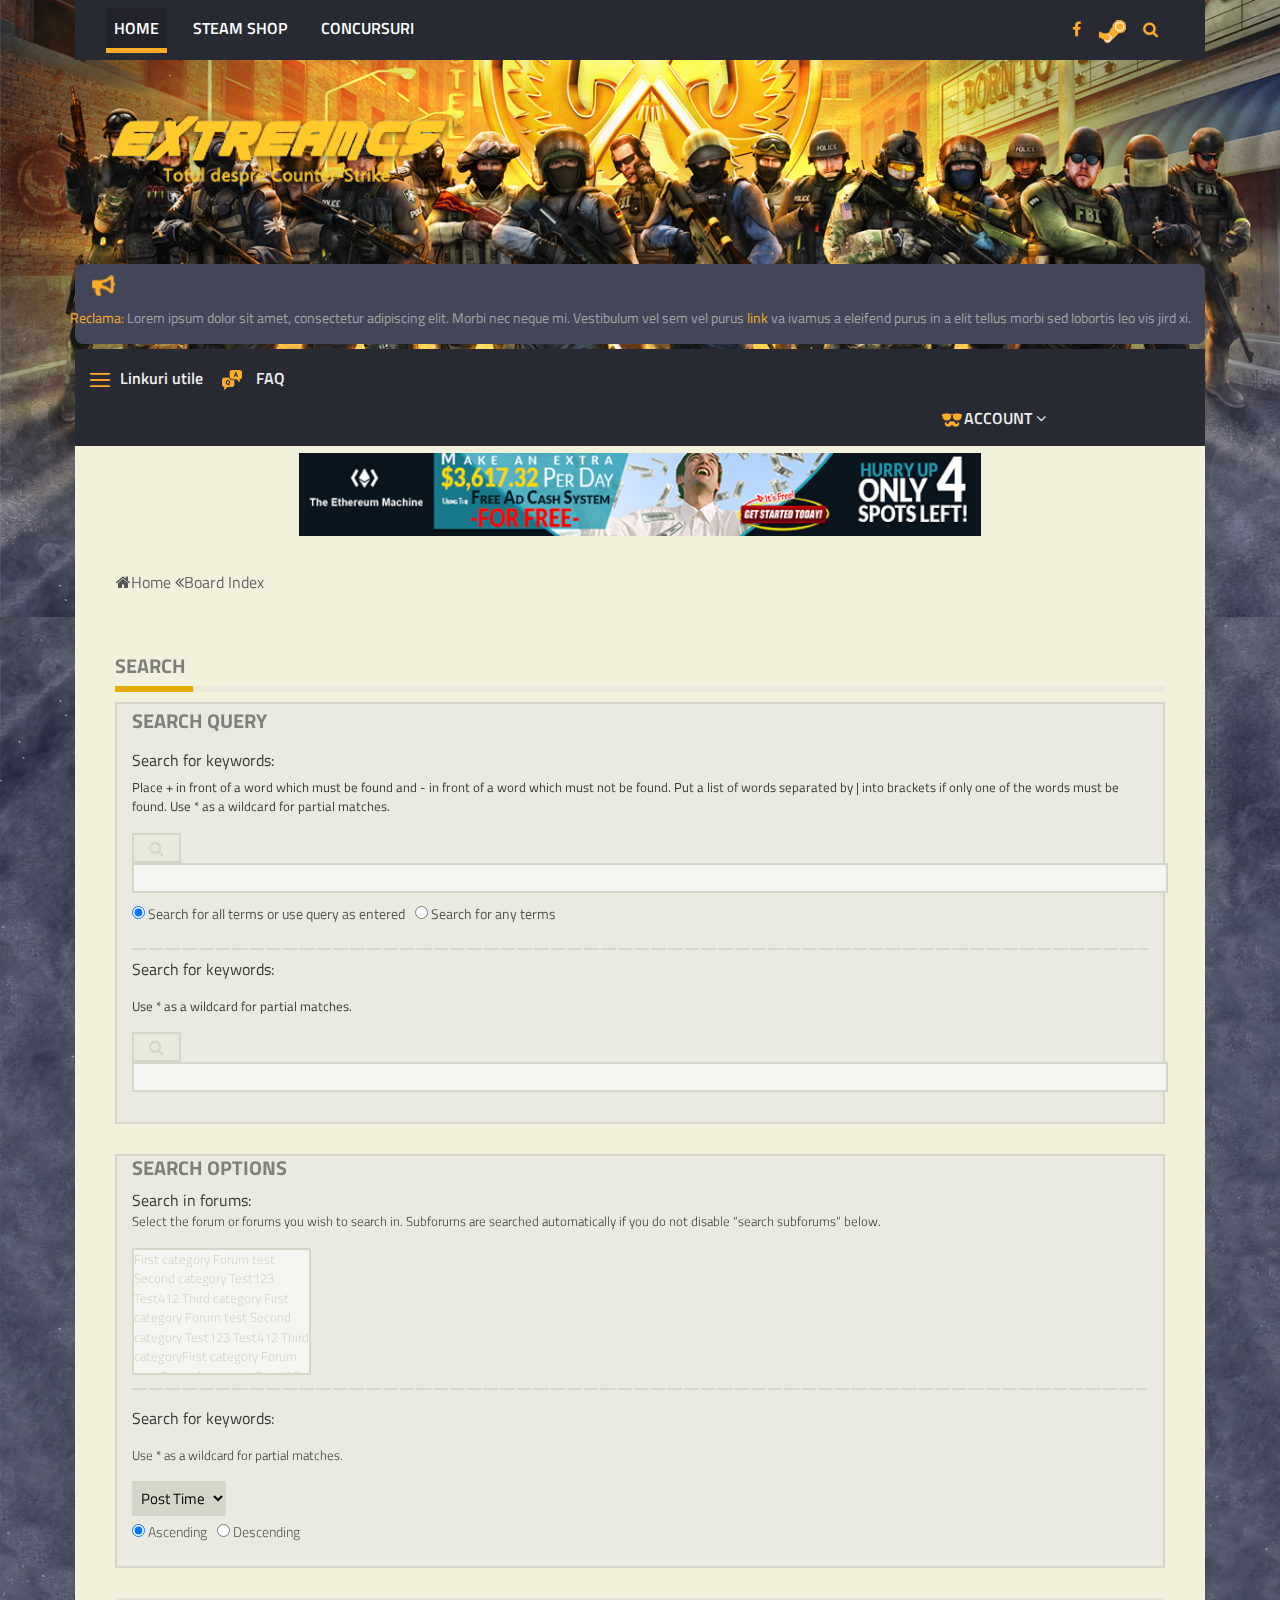
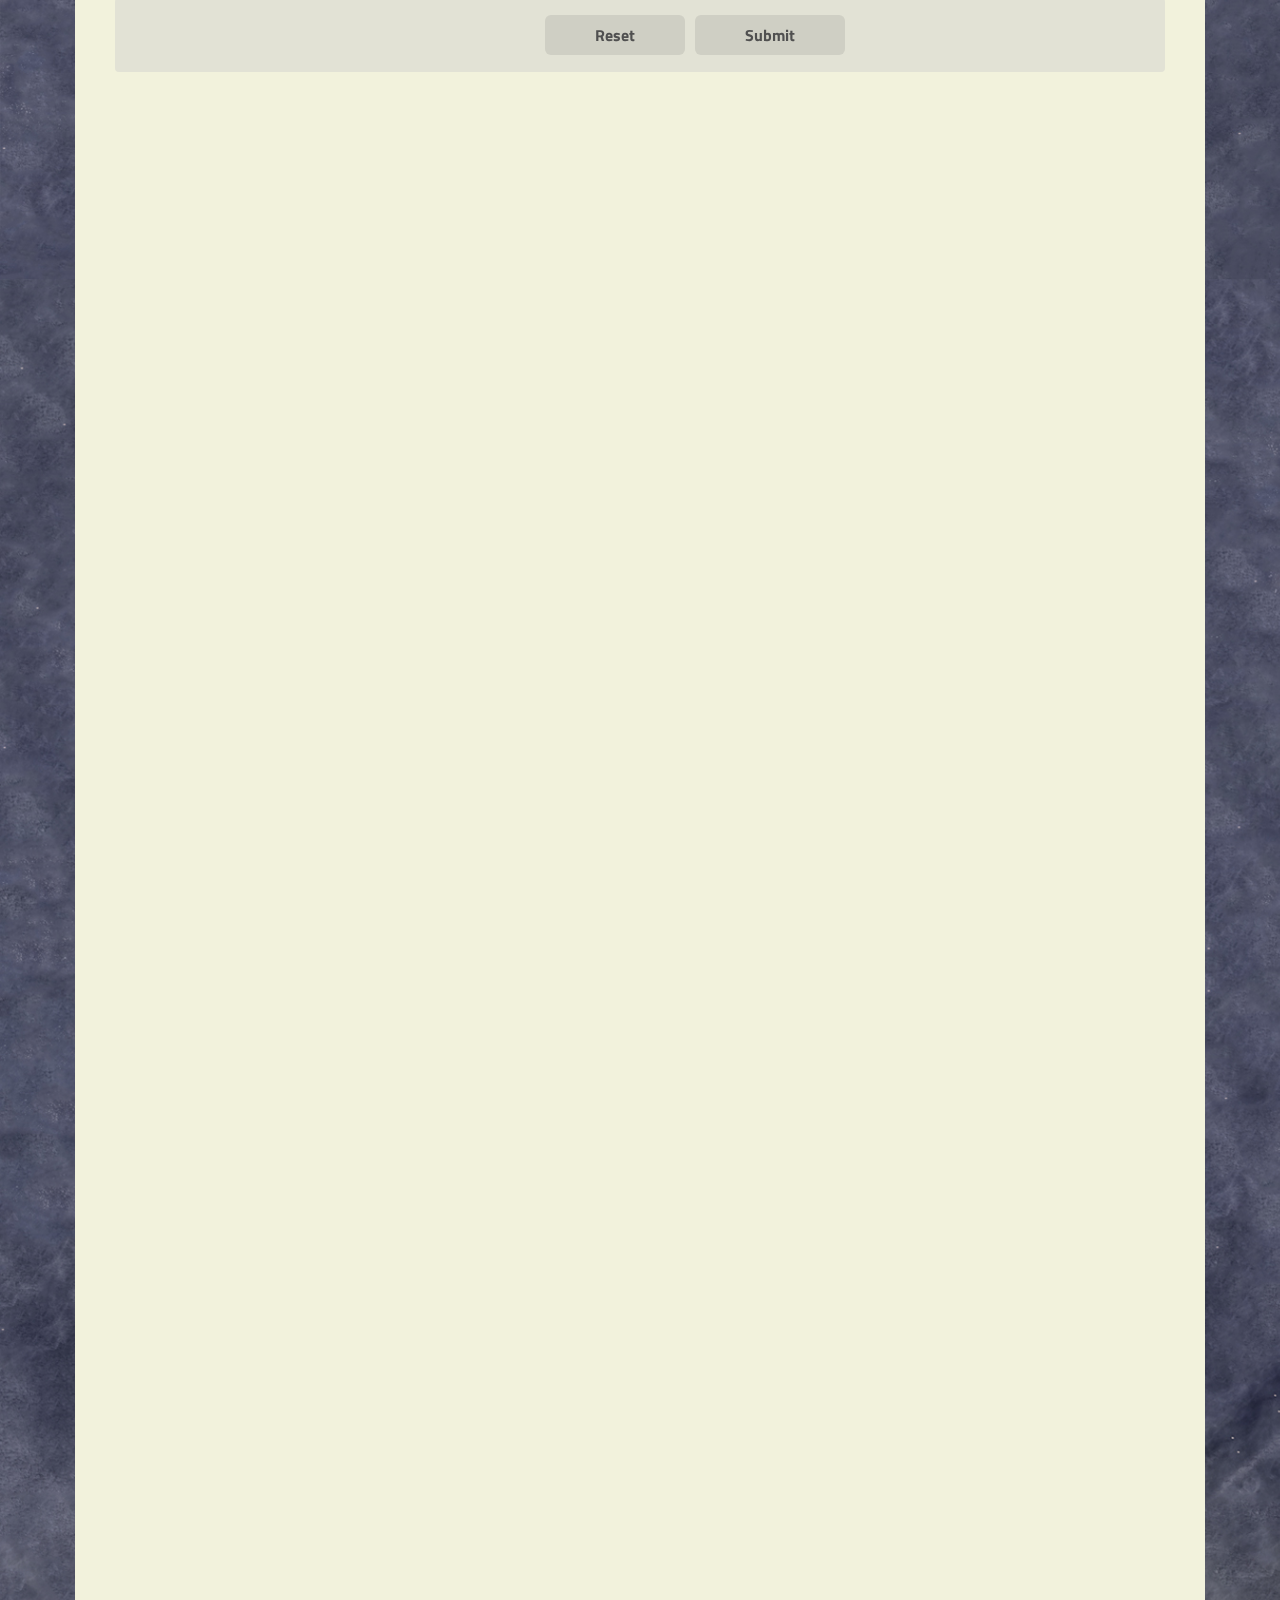
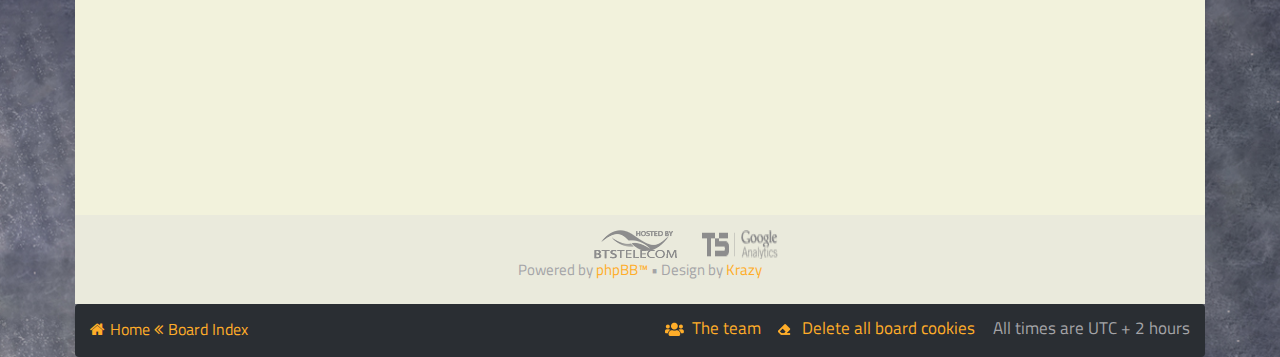
<file: Exreme_Services/search/index.html>
<!DOCTYPE html>
<html lang="en">
<head>
<meta charset="utf-8">
<meta name="viewport" content="width=device-width, initial-scale=1, shrink-to-fit=no">
<title>Steam</title>
<link href="assets/css/bootstrap.min.css" rel="stylesheet">


<link href="assets/css/style.css" rel="stylesheet">

<link rel="stylesheet" href="assets/css/font-awesome.min.css">
              
              <!-- custom fonts -->
<link href="https://fonts.googleapis.com/css?family=Montserrat:400,800" rel="stylesheet">
<link href="https://fonts.googleapis.com/css?family=Raleway:200,300,400,700,900" rel="stylesheet">
</head>

<body>

<header class="header">

  <nav class="navbar navbar-expand-lg navbar-light bg-light">
  <button class="navbar-toggler" type="button" data-toggle="collapse" data-target="#navbarNavAltMarkup" aria-controls="navbarNavAltMarkup" aria-expanded="false" aria-label="Toggle navigation">
    <span class="navbar-toggler-icon"></span>
  </button>
  <div class="collapse navbar-collapse" id="navbarNavAltMarkup">
   <div class="col-lg-10">
      <div class="navbar-nav">
      <a class="nav-item nav-link active" href="#">HOME <span class="sr-only">(current)</span></a>
      <a class="nav-item nav-link" href="#">STEAM SHOP</a>
      <a class="nav-item nav-link" href="#">CONCURSURI</a>
    </div>
   </div>

    <div class="col-lg-2"><a href="" class="icon"><i class="fa fa-search" aria-hidden="true"></i></a>
      
      <a href="" class="icon"><img src="assets/images/stream.png"></a>
      <a href="" class="icon"><i class="fa fa-facebook" aria-hidden="true"></i></a>
      
 </div>

  </div>
</nav>

</header>

<div class="logo">
  <img src="assets/images/logo1.png" class="img-fluid">
</div>

<div class="rec">
  <div class="row">
    <img src="assets/images/icon/rel.png" class="img-fluid">
  <p> <span style="color: #ffad29;">Reclama:</span> Lorem ipsum dolor sit amet, consectetur adipiscing elit. Morbi nec neque mi. Vestibulum vel sem vel purus <span style="color: #ffad29">link</span>  va ivamus a eleifend purus in a elit tellus morbi sed lobortis leo vis jird xi.</p>
  </div>
</div>

<div class="faq">
  <div class="container-fluid con ">
    <div class="row utile">
      <div class="left">
        <p> <img src="assets/images/icon/bar.png" class="img-fluid">Linkuri utile <img src="assets/images/icon/faq.png"> FAQ</p>
      </div>
      <div class="right">
        <p> <img src="assets/images/icon/log.png" class="img-fluid">ACCOUNT <i class="fa fa-angle-down"></i>
</p>
      </div>
    </div>
  </div>
</div>



<section id="background" class="background img-fluid">
    <div class="banner">
      <img src="assets/images/banner.jpg" class="img-fluid sectionImg">
    </div>

<div class="col-lg-12 index">
          <a href="#" ><i class="fa fa-home" style="color: #565656"></i>Home</a>
           <a href="#"><i class="fa fa-angle-double-left" style="color: #565656"></i>Board Index</a>
</div>




<div class="container-fluid login">
  <div class="row">
    <h3>SEARCH</h3>
    <img src="assets/images/line.png" class="img-fluid line">
  </div>
</div>

<div class="container-fluid search-query">
  <div class="row search-title">
    <h3>SEARCH QUERY</h3>
  </div>

  <div class="row search-txt">
    <h2>Search for keywords:</h2>
    <p>Place + in front of a word which must be found and - in front of a word which must not be found. Put a list of words separated by | into brackets if only one of the words must be found. Use * as a wildcard
for partial matches.</p>
  </div>

<div class="row search">
  <form class="example" action="/action_page.php">
    <button type="submit"><i class="fa fa-search"></i></button>
    <input type="text" placeholder="" name="search">
  
 </form>


     <form action="#" class="row radio-btn">
        <p>
          <label class="lebel">
             <input name="group1" type="radio" class="radio" checked />
             <span>Search for all terms or use query as entered </span>
          </label>
        </p>
    
        <p>
          <label class="lebel">
             <input name="group1" type="radio" class="radio" />
             <span>Search for any terms</span>
          </label>
        </p>
 </form>
  <img src="assets/images/line1.png" class="img-fluid line1">

</div>



<div class="row search-txt">
    <h2>Search for keywords:</h2>
  </div>

  <div class="row search-txt">
    <p>Use * as a wildcard for partial matches.</p>
  </div>

<div class="row search">
  <form class="example" action="/action_page.php">
    <button type="submit"><i class="fa fa-search"></i></button>
    <input type="text" placeholder="" name="search">
  
</form>
</div>


</div>


<div class="container-fluid search-option">
  <div class="row" style="margin: 0">
    <h3>SEARCH OPTIONS</h3>
  </div>
      <p> <span class="span">Search in forums: </span> <br> Select the forum or forums you wish to search in. Subforums are searched automatically if you do not disable “search subforums“ below.</p>

<div class="box">
      First category
      Forum test
      Second category
      Test123
      Test412
      Third category
      First category
      Forum test
      Second category
      Test123
      Test412
      Third categoryFirst category
      Forum test
      Second category
      Test123
      Test412
      Third category
</div>
<img src="assets/images/line1.png" class="img-fluid line1">

<div class="row search-txt">
    <h2>Search for keywords:</h2>
  </div>

  <div class="row search-txt">
    <p>Use * as a wildcard for partial matches.</p>
  </div>

  <div class="form">
    <form>
        <select name="topics" class="select">
           <option value="topics">Post Time</option>
           <option value="topics">Topics</option>
           <option value="New">New</option>
           <option value="old">Old</option>
        </select>
      </form>

 <form action="#" class="row radio-btn" style="padding-top: 25px;">
    <p>
      <label class="lebel">
        <input name="group1" type="radio" class="radio" checked />
        <span>Ascending </span>
      </label>
    </p>
    <p>
      <label class="lebel">
        <input name="group1" type="radio" class="radio" />
        <span>Descending</span>
      </label>
    </p>

  </form>


  </div>


</div>

<div class="container-fluid btn">
  <div class="row">
    <button type="reset" class="reset">Reset</button>
    <button type="submit">Submit</button>
  </div>
</div>


</section>


<div class="footer">
  <div class="container-fluid ">
    <div class="row footer-logo">
        <img src="assets/images/logo-1.png" class="img-fluid">
        <img src="assets/images/logo.png" class="img-fluid" style="margin-left: 25px;">
        
    </div>
    <div class="text  text-center">
          <p>Powered by <span>phpBB™ </span> • Design by <span>Krazy</span></p>
        </div>
  </div>
</div>

<div class="footer-bottom">
  <div class="container-fluid">
    <div class="row">
       
         <div class="col-lg-6 footer-left">
         
           <a href="#" ><i class="fa fa-home" ></i>Home</a>
           <a href="#"><i class="fa fa-angle-double-left"></i>Board Index</a>
  
         </div>
         <div class="col-lg-6 team">
           <p> <img src="assets/images/team.png"> The team <img src="assets/images/delete.png"> Delete all board cookies <span>All times are UTC + 2 hours </span> </p>
           <p> </p>

         </div>

       
    </div>
  </div>
</div>





<script src="assets/js/jquery-min.js" ></script>
<script src="assets/js/bootstrap.min.js"></script>

</body>
</html>
</file>
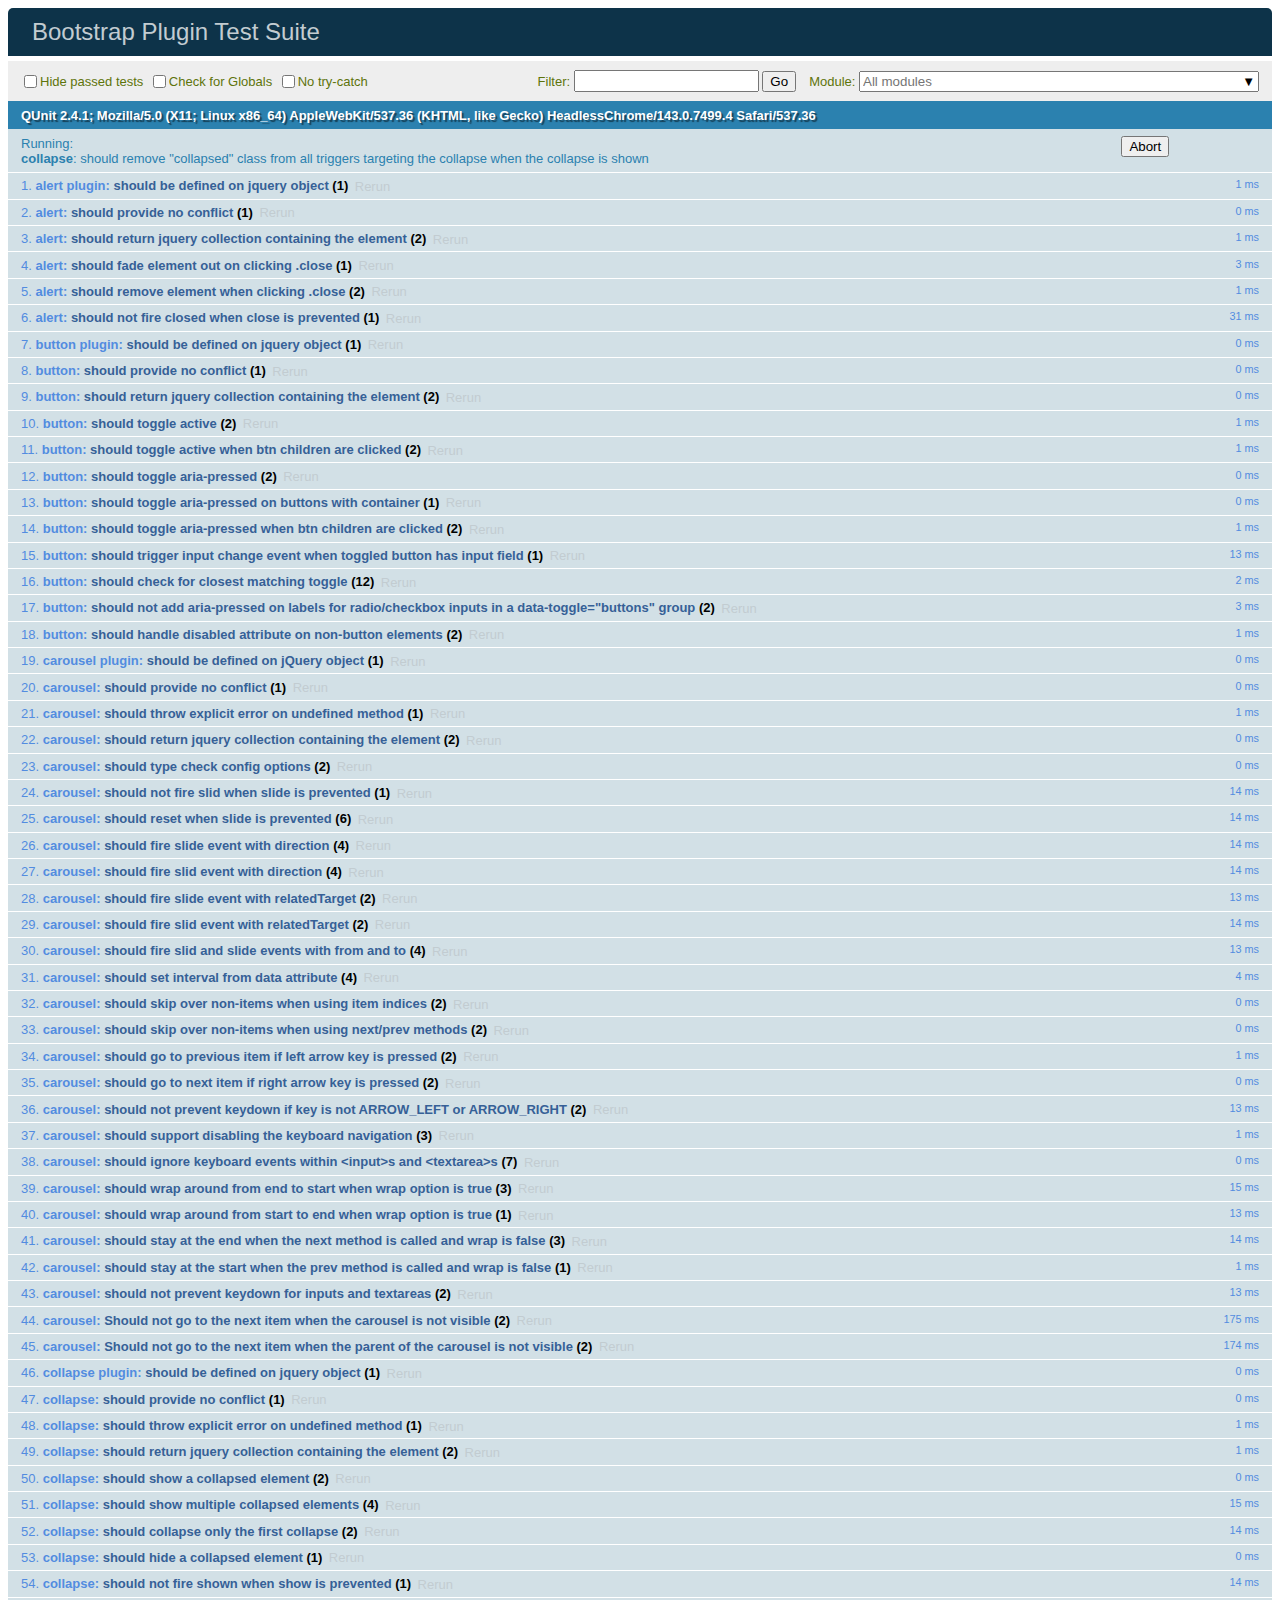
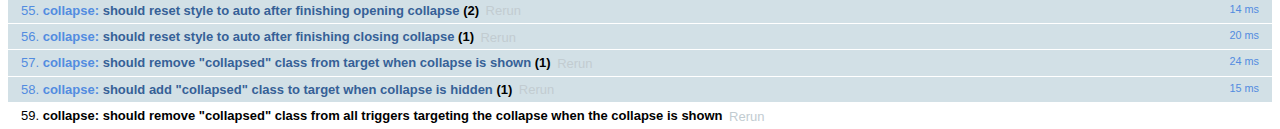
<file: Folba/drafts/bootstrap-4.0.0/js/tests/index.html>
<!doctype html>
<html lang="en">
  <head>
    <meta charset="utf-8">
    <meta name="viewport" content="width=device-width, initial-scale=1, shrink-to-fit=no">
    <title>Bootstrap Plugin Test Suite</title>

    <!-- jQuery -->
    <script>
      (function () {
        var path = '../../assets/js/vendor/jquery-slim.min.js'
        // get jquery param from the query string.
        var jQueryVersion = location.search.match(/[?&]jquery=(.*?)(?=&|$)/)

        // If a version was specified, use that version from our vendor folder
        if (jQueryVersion) {
          path = 'vendor/jquery-' + jQueryVersion[1] + '.min.js'
        }
        document.write('<script src="' + path + '"><\/script>')
      }())
    </script>
    <script src="../../assets/js/vendor/popper.min.js"></script>

    <!-- QUnit -->
    <link rel="stylesheet" href="vendor/qunit.css" media="screen">
    <script src="vendor/qunit.js"></script>

    <script>
      // Disable jQuery event aliases to ensure we don't accidentally use any of them
      [
        'blur',
        'focus',
        'focusin',
        'focusout',
        'resize',
        'scroll',
        'click',
        'dblclick',
        'mousedown',
        'mouseup',
        'mousemove',
        'mouseover',
        'mouseout',
        'mouseenter',
        'mouseleave',
        'change',
        'select',
        'submit',
        'keydown',
        'keypress',
        'keyup',
        'contextmenu'
      ].forEach(function(eventAlias) {
        $.fn[eventAlias] = function() {
          throw new Error('Using the ".' + eventAlias + '()" method is not allowed, so that Bootstrap can be compatible with custom jQuery builds which exclude the "event aliases" module that defines said method. See https://github.com/twbs/bootstrap/blob/master/CONTRIBUTING.md#js')
        }
      })

      // Require assert.expect in each test
      QUnit.config.requireExpects = true

      // See https://github.com/axemclion/grunt-saucelabs#test-result-details-with-qunit
      var log = []
      var testName

      QUnit.done(function(testResults) {
        var tests = []
        for (var i = 0; i < log.length; i++) {
          var details = log[i]
          tests.push({
            name: details.name,
            result: details.result,
            expected: details.expected,
            actual: details.actual,
            source: details.source
          })
        }
        testResults.tests = tests

        window.global_test_results = testResults
      })

      QUnit.testStart(function(testDetails) {
        QUnit.log(function(details) {
          if (!details.result) {
            details.name = testDetails.name
            log.push(details)
          }
        })
      })

      // Display fixture on-screen on iOS to avoid false positives
      // See https://github.com/twbs/bootstrap/pull/15955
      if (/iPhone|iPad|iPod/.test(navigator.userAgent)) {
        QUnit.begin(function() {
          $('#qunit-fixture').css({ top: 0, left: 0 })
        })

        QUnit.done(function() {
          $('#qunit-fixture').css({ top: '', left: '' })
        })
      }
    </script>

    <!-- Transpiled Plugins -->
    <script src="../dist/util.js"></script>
    <script src="../dist/alert.js"></script>
    <script src="../dist/button.js"></script>
    <script src="../dist/carousel.js"></script>
    <script src="../dist/collapse.js"></script>
    <script src="../dist/dropdown.js"></script>
    <script src="../dist/modal.js"></script>
    <script src="../dist/scrollspy.js"></script>
    <script src="../dist/tab.js"></script>
    <script src="../dist/tooltip.js"></script>
    <script src="../dist/popover.js"></script>

    <!-- Unit Tests -->
    <script src="unit/alert.js"></script>
    <script src="unit/button.js"></script>
    <script src="unit/carousel.js"></script>
    <script src="unit/collapse.js"></script>
    <script src="unit/dropdown.js"></script>
    <script src="unit/modal.js"></script>
    <script src="unit/scrollspy.js"></script>
    <script src="unit/tab.js"></script>
    <script src="unit/tooltip.js"></script>
    <script src="unit/popover.js"></script>
    <script src="unit/util.js"></script>
  </head>
  <body>
    <div id="qunit-container">
      <div id="qunit"></div>
      <div id="qunit-fixture"></div>
    </div>
  </body>
</html>
</file>
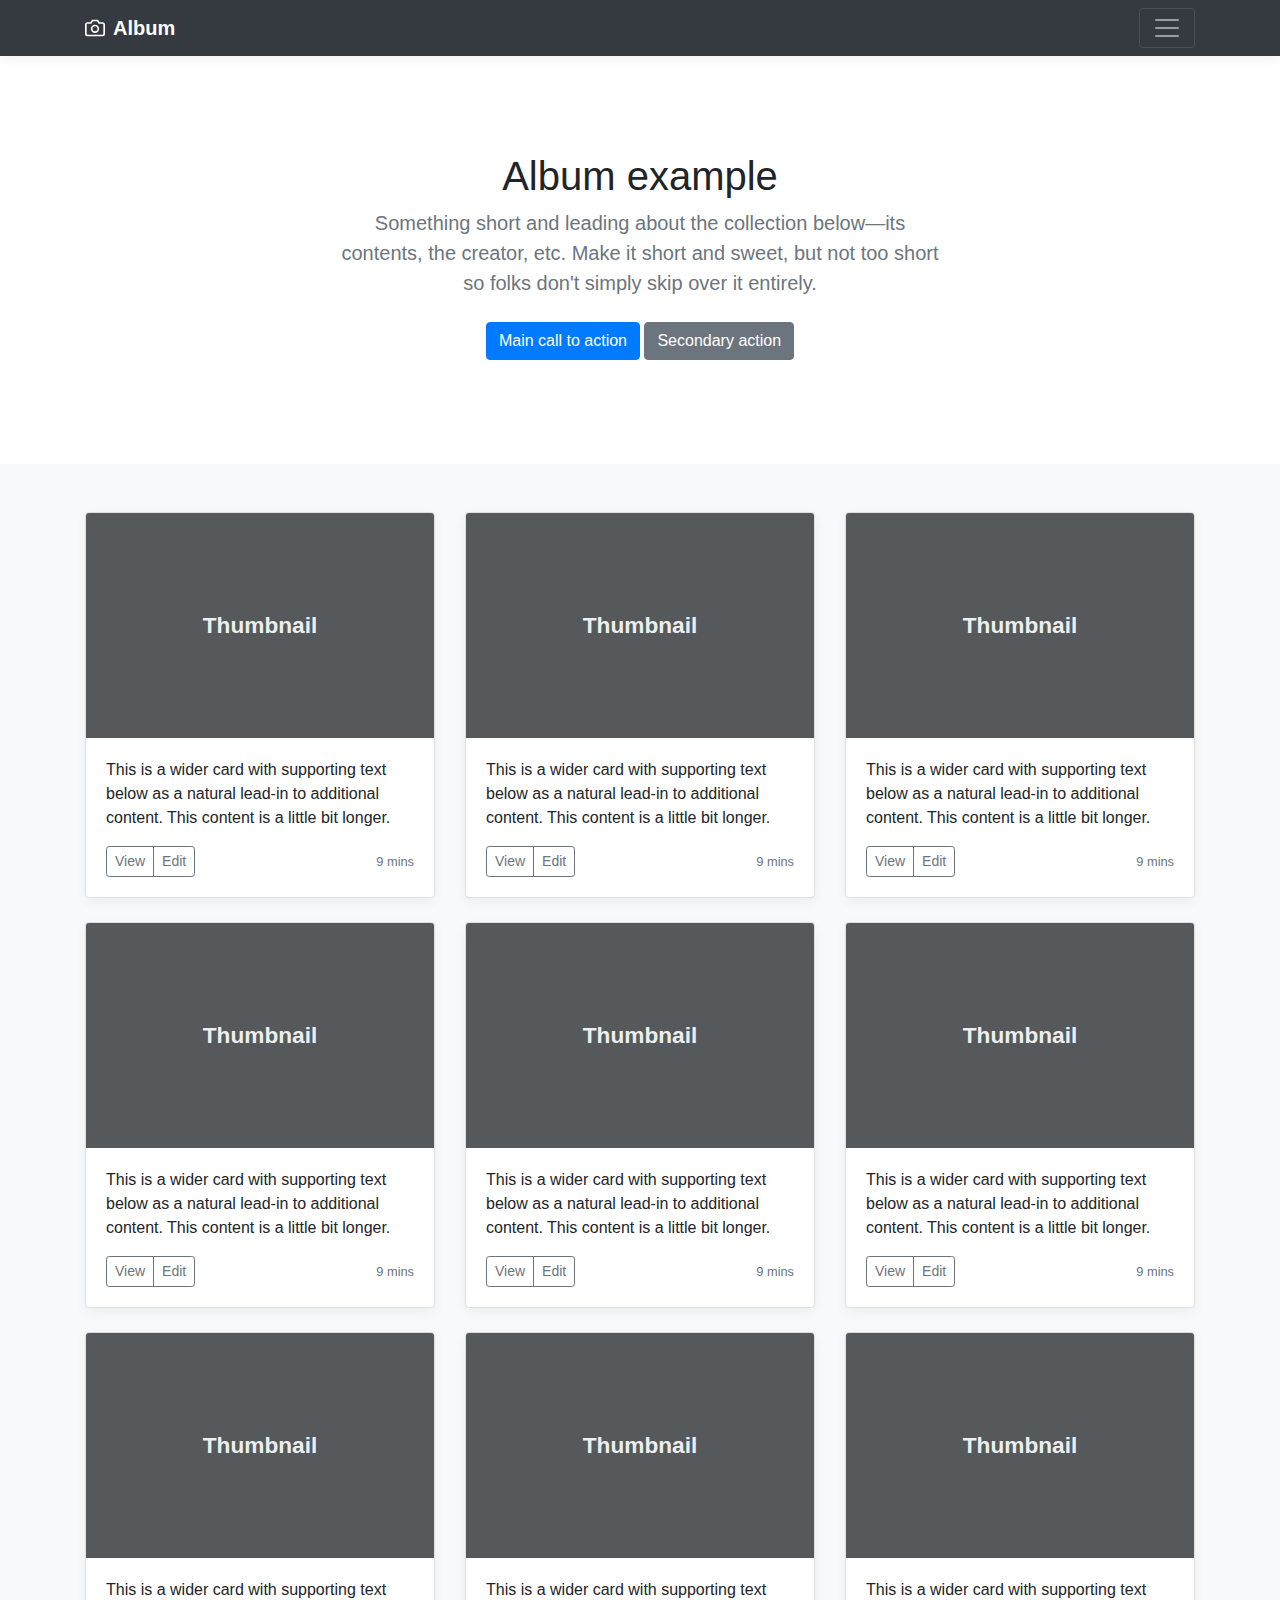
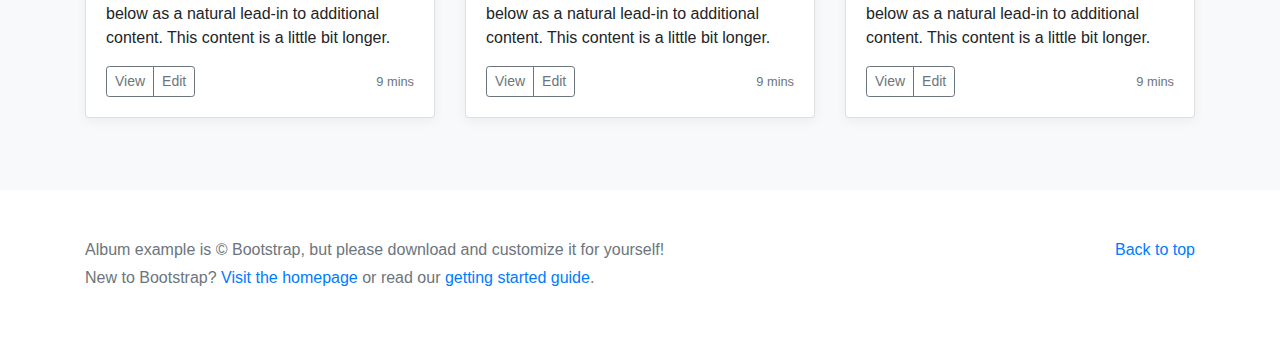
<file: Folba/drafts/bootstrap-4.0.0/docs/4.0/examples/album/index.html>
<!doctype html>
<html lang="en">
  <head>
    <meta charset="utf-8">
    <meta name="viewport" content="width=device-width, initial-scale=1, shrink-to-fit=no">
    <meta name="description" content="">
    <meta name="author" content="">
    <link rel="icon" href="../../../../favicon.ico">

    <title>Album example for Bootstrap</title>

    <!-- Bootstrap core CSS -->
    <link href="../../../../dist/css/bootstrap.min.css" rel="stylesheet">

    <!-- Custom styles for this template -->
    <link href="album.css" rel="stylesheet">
  </head>

  <body>

    <header>
      <div class="collapse bg-dark" id="navbarHeader">
        <div class="container">
          <div class="row">
            <div class="col-sm-8 col-md-7 py-4">
              <h4 class="text-white">About</h4>
              <p class="text-muted">Add some information about the album below, the author, or any other background context. Make it a few sentences long so folks can pick up some informative tidbits. Then, link them off to some social networking sites or contact information.</p>
            </div>
            <div class="col-sm-4 offset-md-1 py-4">
              <h4 class="text-white">Contact</h4>
              <ul class="list-unstyled">
                <li><a href="#" class="text-white">Follow on Twitter</a></li>
                <li><a href="#" class="text-white">Like on Facebook</a></li>
                <li><a href="#" class="text-white">Email me</a></li>
              </ul>
            </div>
          </div>
        </div>
      </div>
      <div class="navbar navbar-dark bg-dark box-shadow">
        <div class="container d-flex justify-content-between">
          <a href="#" class="navbar-brand d-flex align-items-center">
            <svg xmlns="http://www.w3.org/2000/svg" width="20" height="20" viewBox="0 0 24 24" fill="none" stroke="currentColor" stroke-width="2" stroke-linecap="round" stroke-linejoin="round" class="mr-2"><path d="M23 19a2 2 0 0 1-2 2H3a2 2 0 0 1-2-2V8a2 2 0 0 1 2-2h4l2-3h6l2 3h4a2 2 0 0 1 2 2z"></path><circle cx="12" cy="13" r="4"></circle></svg>
            <strong>Album</strong>
          </a>
          <button class="navbar-toggler" type="button" data-toggle="collapse" data-target="#navbarHeader" aria-controls="navbarHeader" aria-expanded="false" aria-label="Toggle navigation">
            <span class="navbar-toggler-icon"></span>
          </button>
        </div>
      </div>
    </header>

    <main role="main">

      <section class="jumbotron text-center">
        <div class="container">
          <h1 class="jumbotron-heading">Album example</h1>
          <p class="lead text-muted">Something short and leading about the collection below—its contents, the creator, etc. Make it short and sweet, but not too short so folks don't simply skip over it entirely.</p>
          <p>
            <a href="#" class="btn btn-primary my-2">Main call to action</a>
            <a href="#" class="btn btn-secondary my-2">Secondary action</a>
          </p>
        </div>
      </section>

      <div class="album py-5 bg-light">
        <div class="container">

          <div class="row">
            <div class="col-md-4">
              <div class="card mb-4 box-shadow">
                <img class="card-img-top" data-src="holder.js/100px225?theme=thumb&bg=55595c&fg=eceeef&text=Thumbnail" alt="Card image cap">
                <div class="card-body">
                  <p class="card-text">This is a wider card with supporting text below as a natural lead-in to additional content. This content is a little bit longer.</p>
                  <div class="d-flex justify-content-between align-items-center">
                    <div class="btn-group">
                      <button type="button" class="btn btn-sm btn-outline-secondary">View</button>
                      <button type="button" class="btn btn-sm btn-outline-secondary">Edit</button>
                    </div>
                    <small class="text-muted">9 mins</small>
                  </div>
                </div>
              </div>
            </div>
            <div class="col-md-4">
              <div class="card mb-4 box-shadow">
                <img class="card-img-top" data-src="holder.js/100px225?theme=thumb&bg=55595c&fg=eceeef&text=Thumbnail" alt="Card image cap">
                <div class="card-body">
                  <p class="card-text">This is a wider card with supporting text below as a natural lead-in to additional content. This content is a little bit longer.</p>
                  <div class="d-flex justify-content-between align-items-center">
                    <div class="btn-group">
                      <button type="button" class="btn btn-sm btn-outline-secondary">View</button>
                      <button type="button" class="btn btn-sm btn-outline-secondary">Edit</button>
                    </div>
                    <small class="text-muted">9 mins</small>
                  </div>
                </div>
              </div>
            </div>
            <div class="col-md-4">
              <div class="card mb-4 box-shadow">
                <img class="card-img-top" data-src="holder.js/100px225?theme=thumb&bg=55595c&fg=eceeef&text=Thumbnail" alt="Card image cap">
                <div class="card-body">
                  <p class="card-text">This is a wider card with supporting text below as a natural lead-in to additional content. This content is a little bit longer.</p>
                  <div class="d-flex justify-content-between align-items-center">
                    <div class="btn-group">
                      <button type="button" class="btn btn-sm btn-outline-secondary">View</button>
                      <button type="button" class="btn btn-sm btn-outline-secondary">Edit</button>
                    </div>
                    <small class="text-muted">9 mins</small>
                  </div>
                </div>
              </div>
            </div>

            <div class="col-md-4">
              <div class="card mb-4 box-shadow">
                <img class="card-img-top" data-src="holder.js/100px225?theme=thumb&bg=55595c&fg=eceeef&text=Thumbnail" alt="Card image cap">
                <div class="card-body">
                  <p class="card-text">This is a wider card with supporting text below as a natural lead-in to additional content. This content is a little bit longer.</p>
                  <div class="d-flex justify-content-between align-items-center">
                    <div class="btn-group">
                      <button type="button" class="btn btn-sm btn-outline-secondary">View</button>
                      <button type="button" class="btn btn-sm btn-outline-secondary">Edit</button>
                    </div>
                    <small class="text-muted">9 mins</small>
                  </div>
                </div>
              </div>
            </div>
            <div class="col-md-4">
              <div class="card mb-4 box-shadow">
                <img class="card-img-top" data-src="holder.js/100px225?theme=thumb&bg=55595c&fg=eceeef&text=Thumbnail" alt="Card image cap">
                <div class="card-body">
                  <p class="card-text">This is a wider card with supporting text below as a natural lead-in to additional content. This content is a little bit longer.</p>
                  <div class="d-flex justify-content-between align-items-center">
                    <div class="btn-group">
                      <button type="button" class="btn btn-sm btn-outline-secondary">View</button>
                      <button type="button" class="btn btn-sm btn-outline-secondary">Edit</button>
                    </div>
                    <small class="text-muted">9 mins</small>
                  </div>
                </div>
              </div>
            </div>
            <div class="col-md-4">
              <div class="card mb-4 box-shadow">
                <img class="card-img-top" data-src="holder.js/100px225?theme=thumb&bg=55595c&fg=eceeef&text=Thumbnail" alt="Card image cap">
                <div class="card-body">
                  <p class="card-text">This is a wider card with supporting text below as a natural lead-in to additional content. This content is a little bit longer.</p>
                  <div class="d-flex justify-content-between align-items-center">
                    <div class="btn-group">
                      <button type="button" class="btn btn-sm btn-outline-secondary">View</button>
                      <button type="button" class="btn btn-sm btn-outline-secondary">Edit</button>
                    </div>
                    <small class="text-muted">9 mins</small>
                  </div>
                </div>
              </div>
            </div>

            <div class="col-md-4">
              <div class="card mb-4 box-shadow">
                <img class="card-img-top" data-src="holder.js/100px225?theme=thumb&bg=55595c&fg=eceeef&text=Thumbnail" alt="Card image cap">
                <div class="card-body">
                  <p class="card-text">This is a wider card with supporting text below as a natural lead-in to additional content. This content is a little bit longer.</p>
                  <div class="d-flex justify-content-between align-items-center">
                    <div class="btn-group">
                      <button type="button" class="btn btn-sm btn-outline-secondary">View</button>
                      <button type="button" class="btn btn-sm btn-outline-secondary">Edit</button>
                    </div>
                    <small class="text-muted">9 mins</small>
                  </div>
                </div>
              </div>
            </div>
            <div class="col-md-4">
              <div class="card mb-4 box-shadow">
                <img class="card-img-top" data-src="holder.js/100px225?theme=thumb&bg=55595c&fg=eceeef&text=Thumbnail" alt="Card image cap">
                <div class="card-body">
                  <p class="card-text">This is a wider card with supporting text below as a natural lead-in to additional content. This content is a little bit longer.</p>
                  <div class="d-flex justify-content-between align-items-center">
                    <div class="btn-group">
                      <button type="button" class="btn btn-sm btn-outline-secondary">View</button>
                      <button type="button" class="btn btn-sm btn-outline-secondary">Edit</button>
                    </div>
                    <small class="text-muted">9 mins</small>
                  </div>
                </div>
              </div>
            </div>
            <div class="col-md-4">
              <div class="card mb-4 box-shadow">
                <img class="card-img-top" data-src="holder.js/100px225?theme=thumb&bg=55595c&fg=eceeef&text=Thumbnail" alt="Card image cap">
                <div class="card-body">
                  <p class="card-text">This is a wider card with supporting text below as a natural lead-in to additional content. This content is a little bit longer.</p>
                  <div class="d-flex justify-content-between align-items-center">
                    <div class="btn-group">
                      <button type="button" class="btn btn-sm btn-outline-secondary">View</button>
                      <button type="button" class="btn btn-sm btn-outline-secondary">Edit</button>
                    </div>
                    <small class="text-muted">9 mins</small>
                  </div>
                </div>
              </div>
            </div>
          </div>
        </div>
      </div>

    </main>

    <footer class="text-muted">
      <div class="container">
        <p class="float-right">
          <a href="#">Back to top</a>
        </p>
        <p>Album example is &copy; Bootstrap, but please download and customize it for yourself!</p>
        <p>New to Bootstrap? <a href="../../">Visit the homepage</a> or read our <a href="../../getting-started/">getting started guide</a>.</p>
      </div>
    </footer>

    <!-- Bootstrap core JavaScript
    ================================================== -->
    <!-- Placed at the end of the document so the pages load faster -->
    <script src="https://code.jquery.com/jquery-3.2.1.slim.min.js" integrity="sha384-KJ3o2DKtIkvYIK3UENzmM7KCkRr/rE9/Qpg6aAZGJwFDMVNA/GpGFF93hXpG5KkN" crossorigin="anonymous"></script>
    <script>window.jQuery || document.write('<script src="../../../../assets/js/vendor/jquery-slim.min.js"><\/script>')</script>
    <script src="../../../../assets/js/vendor/popper.min.js"></script>
    <script src="../../../../dist/js/bootstrap.min.js"></script>
    <script src="../../../../assets/js/vendor/holder.min.js"></script>
  </body>
</html>
</file>
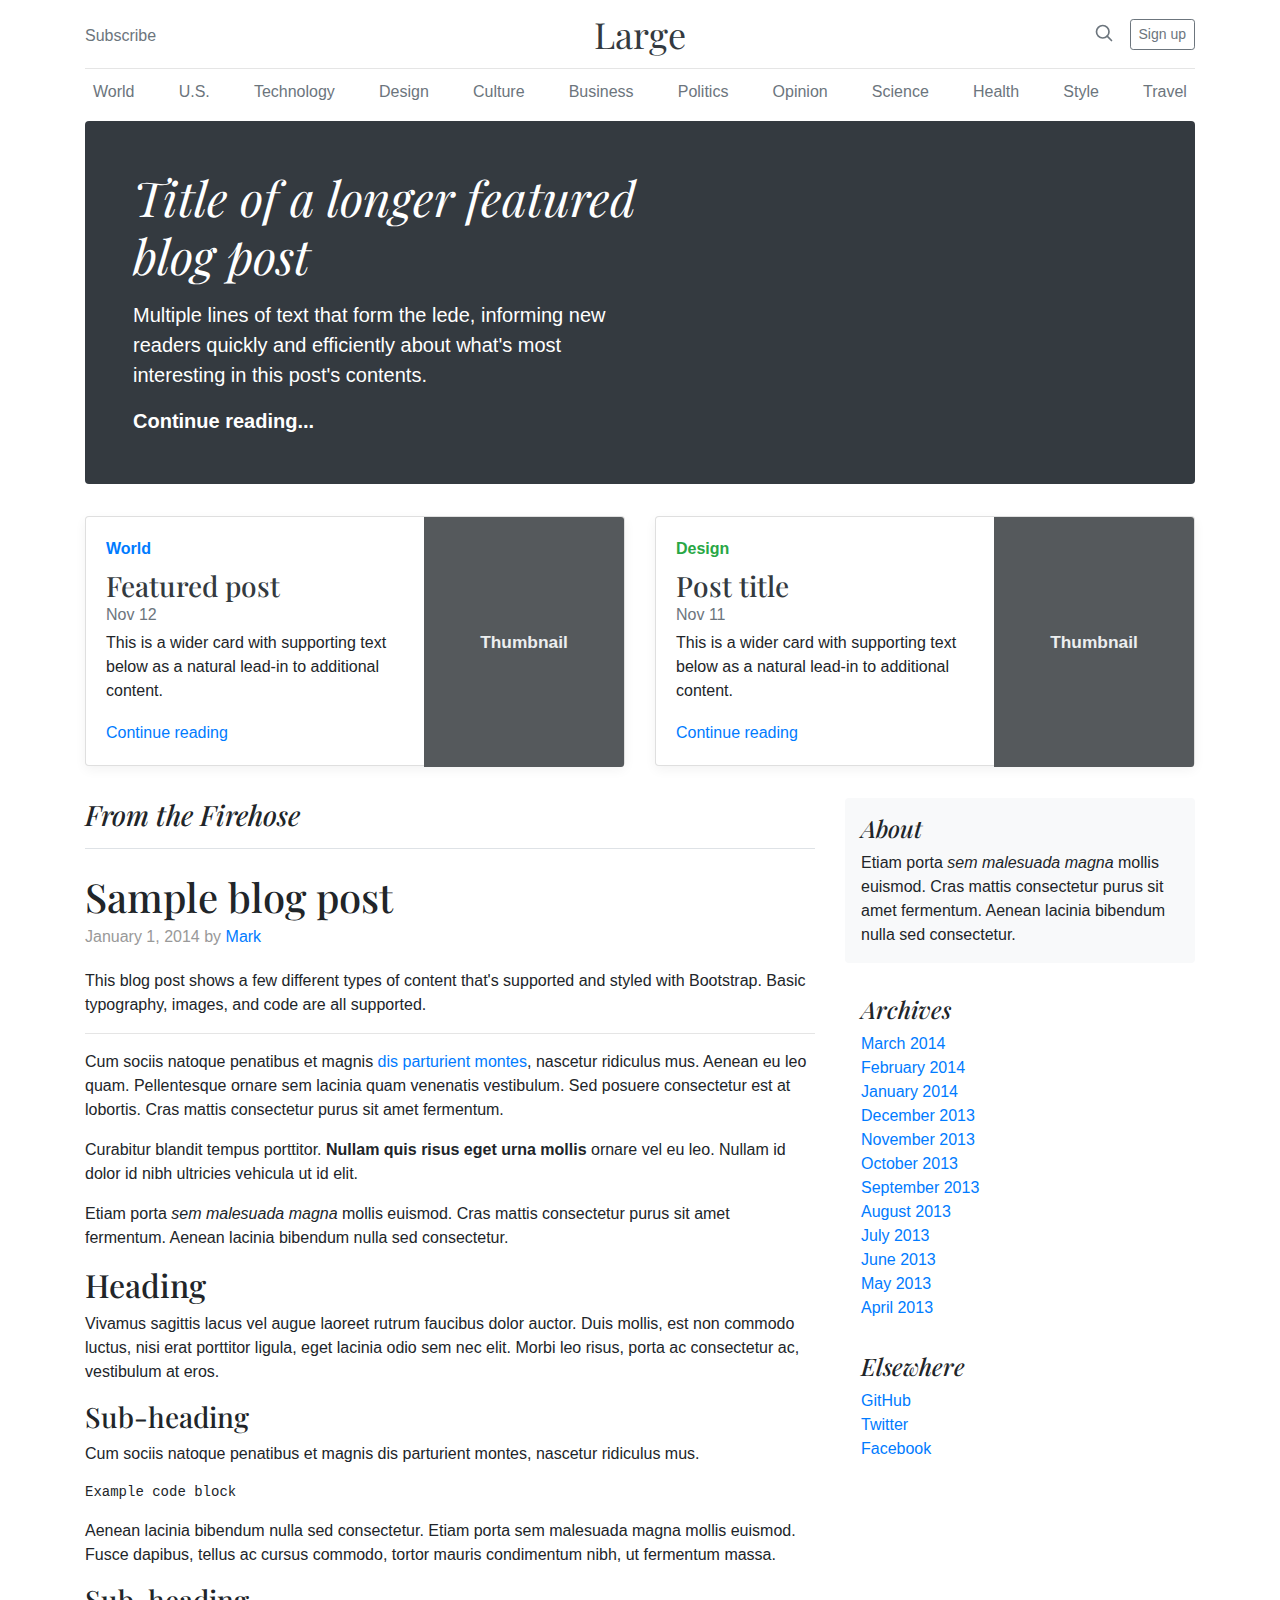
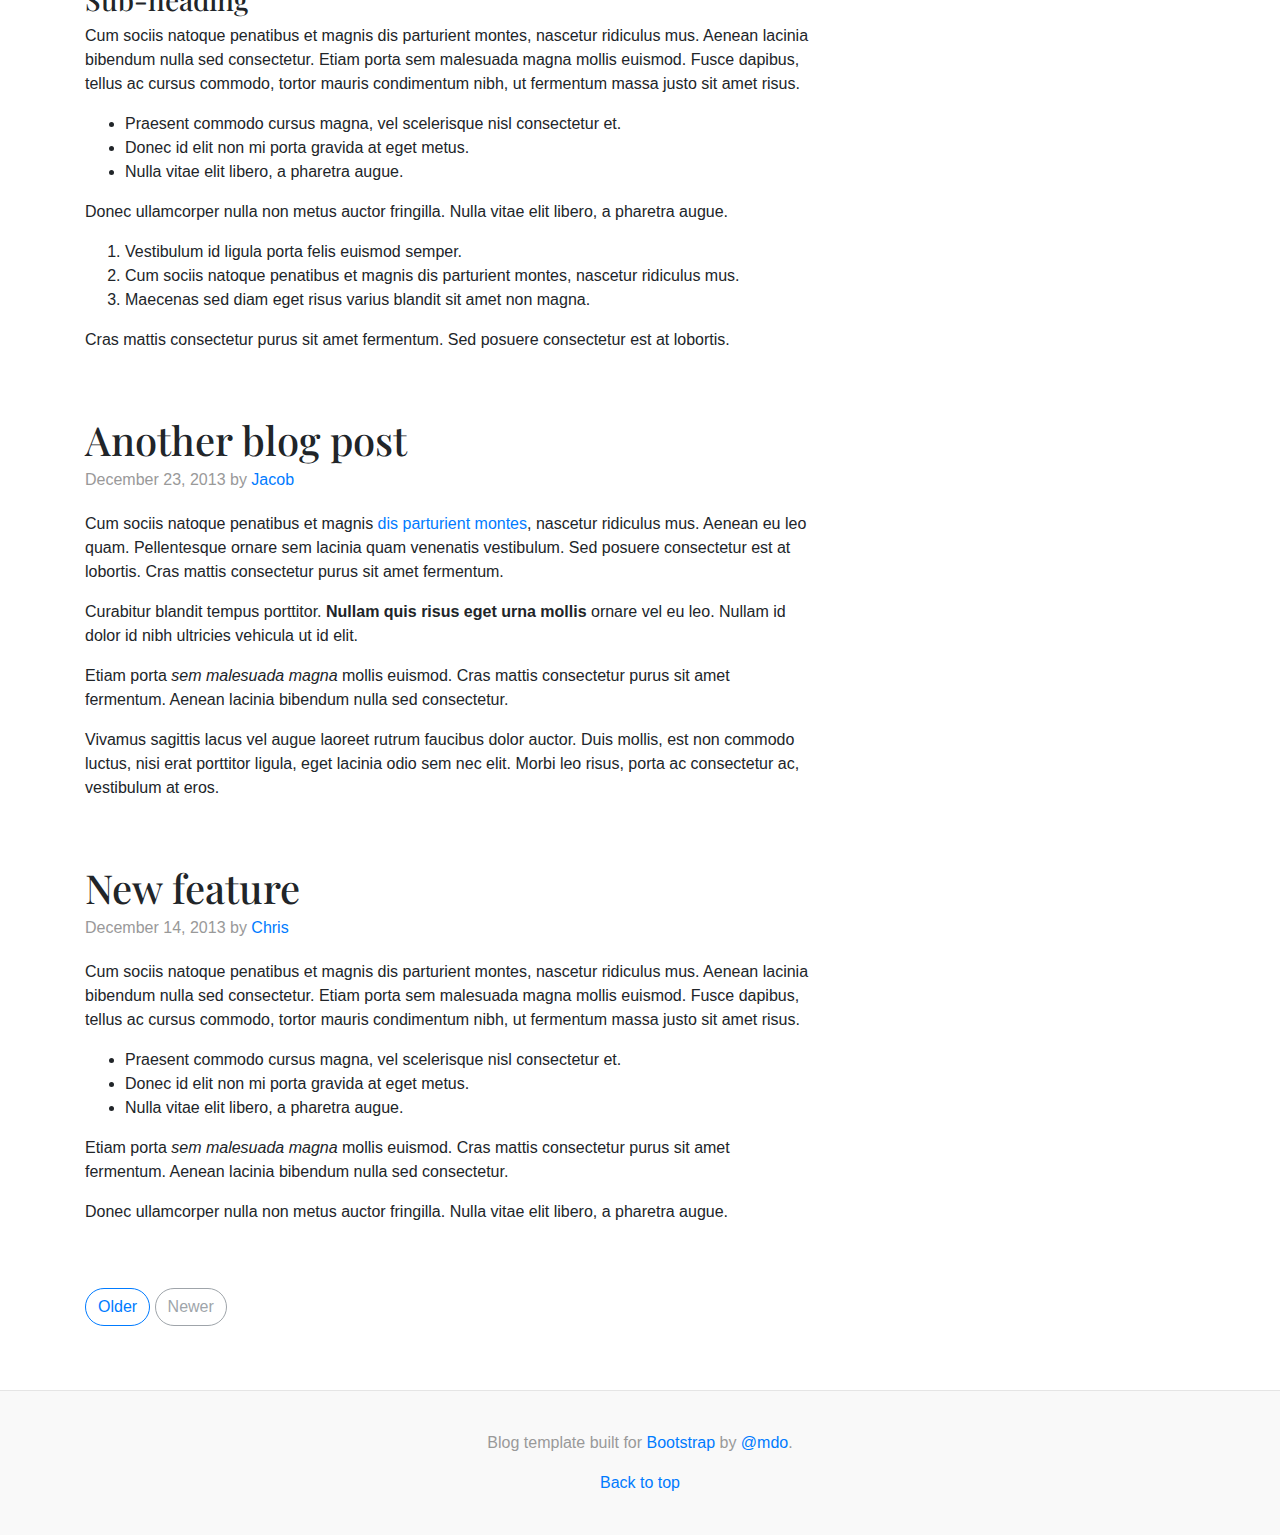
<file: Folba/drafts/bootstrap-4.0.0/docs/4.0/examples/blog/index.html>
<!doctype html>
<html lang="en">
  <head>
    <meta charset="utf-8">
    <meta name="viewport" content="width=device-width, initial-scale=1, shrink-to-fit=no">
    <meta name="description" content="">
    <meta name="author" content="">
    <link rel="icon" href="../../../../favicon.ico">

    <title>Blog Template for Bootstrap</title>

    <!-- Bootstrap core CSS -->
    <link href="../../../../dist/css/bootstrap.min.css" rel="stylesheet">

    <!-- Custom styles for this template -->
    <link href="https://fonts.googleapis.com/css?family=Playfair+Display:700,900" rel="stylesheet">
    <link href="blog.css" rel="stylesheet">
  </head>

  <body>

    <div class="container">
      <header class="blog-header py-3">
        <div class="row flex-nowrap justify-content-between align-items-center">
          <div class="col-4 pt-1">
            <a class="text-muted" href="#">Subscribe</a>
          </div>
          <div class="col-4 text-center">
            <a class="blog-header-logo text-dark" href="#">Large</a>
          </div>
          <div class="col-4 d-flex justify-content-end align-items-center">
            <a class="text-muted" href="#">
              <svg xmlns="http://www.w3.org/2000/svg" width="20" height="20" viewBox="0 0 24 24" fill="none" stroke="currentColor" stroke-width="2" stroke-linecap="round" stroke-linejoin="round" class="mx-3"><circle cx="10.5" cy="10.5" r="7.5"></circle><line x1="21" y1="21" x2="15.8" y2="15.8"></line></svg>
            </a>
            <a class="btn btn-sm btn-outline-secondary" href="#">Sign up</a>
          </div>
        </div>
      </header>

      <div class="nav-scroller py-1 mb-2">
        <nav class="nav d-flex justify-content-between">
          <a class="p-2 text-muted" href="#">World</a>
          <a class="p-2 text-muted" href="#">U.S.</a>
          <a class="p-2 text-muted" href="#">Technology</a>
          <a class="p-2 text-muted" href="#">Design</a>
          <a class="p-2 text-muted" href="#">Culture</a>
          <a class="p-2 text-muted" href="#">Business</a>
          <a class="p-2 text-muted" href="#">Politics</a>
          <a class="p-2 text-muted" href="#">Opinion</a>
          <a class="p-2 text-muted" href="#">Science</a>
          <a class="p-2 text-muted" href="#">Health</a>
          <a class="p-2 text-muted" href="#">Style</a>
          <a class="p-2 text-muted" href="#">Travel</a>
        </nav>
      </div>

      <div class="jumbotron p-3 p-md-5 text-white rounded bg-dark">
        <div class="col-md-6 px-0">
          <h1 class="display-4 font-italic">Title of a longer featured blog post</h1>
          <p class="lead my-3">Multiple lines of text that form the lede, informing new readers quickly and efficiently about what's most interesting in this post's contents.</p>
          <p class="lead mb-0"><a href="#" class="text-white font-weight-bold">Continue reading...</a></p>
        </div>
      </div>

      <div class="row mb-2">
        <div class="col-md-6">
          <div class="card flex-md-row mb-4 box-shadow h-md-250">
            <div class="card-body d-flex flex-column align-items-start">
              <strong class="d-inline-block mb-2 text-primary">World</strong>
              <h3 class="mb-0">
                <a class="text-dark" href="#">Featured post</a>
              </h3>
              <div class="mb-1 text-muted">Nov 12</div>
              <p class="card-text mb-auto">This is a wider card with supporting text below as a natural lead-in to additional content.</p>
              <a href="#">Continue reading</a>
            </div>
            <img class="card-img-right flex-auto d-none d-md-block" data-src="holder.js/200x250?theme=thumb" alt="Card image cap">
          </div>
        </div>
        <div class="col-md-6">
          <div class="card flex-md-row mb-4 box-shadow h-md-250">
            <div class="card-body d-flex flex-column align-items-start">
              <strong class="d-inline-block mb-2 text-success">Design</strong>
              <h3 class="mb-0">
                <a class="text-dark" href="#">Post title</a>
              </h3>
              <div class="mb-1 text-muted">Nov 11</div>
              <p class="card-text mb-auto">This is a wider card with supporting text below as a natural lead-in to additional content.</p>
              <a href="#">Continue reading</a>
            </div>
            <img class="card-img-right flex-auto d-none d-md-block" data-src="holder.js/200x250?theme=thumb" alt="Card image cap">
          </div>
        </div>
      </div>
    </div>

    <main role="main" class="container">
      <div class="row">
        <div class="col-md-8 blog-main">
          <h3 class="pb-3 mb-4 font-italic border-bottom">
            From the Firehose
          </h3>

          <div class="blog-post">
            <h2 class="blog-post-title">Sample blog post</h2>
            <p class="blog-post-meta">January 1, 2014 by <a href="#">Mark</a></p>

            <p>This blog post shows a few different types of content that's supported and styled with Bootstrap. Basic typography, images, and code are all supported.</p>
            <hr>
            <p>Cum sociis natoque penatibus et magnis <a href="#">dis parturient montes</a>, nascetur ridiculus mus. Aenean eu leo quam. Pellentesque ornare sem lacinia quam venenatis vestibulum. Sed posuere consectetur est at lobortis. Cras mattis consectetur purus sit amet fermentum.</p>
            <blockquote>
              <p>Curabitur blandit tempus porttitor. <strong>Nullam quis risus eget urna mollis</strong> ornare vel eu leo. Nullam id dolor id nibh ultricies vehicula ut id elit.</p>
            </blockquote>
            <p>Etiam porta <em>sem malesuada magna</em> mollis euismod. Cras mattis consectetur purus sit amet fermentum. Aenean lacinia bibendum nulla sed consectetur.</p>
            <h2>Heading</h2>
            <p>Vivamus sagittis lacus vel augue laoreet rutrum faucibus dolor auctor. Duis mollis, est non commodo luctus, nisi erat porttitor ligula, eget lacinia odio sem nec elit. Morbi leo risus, porta ac consectetur ac, vestibulum at eros.</p>
            <h3>Sub-heading</h3>
            <p>Cum sociis natoque penatibus et magnis dis parturient montes, nascetur ridiculus mus.</p>
            <pre><code>Example code block</code></pre>
            <p>Aenean lacinia bibendum nulla sed consectetur. Etiam porta sem malesuada magna mollis euismod. Fusce dapibus, tellus ac cursus commodo, tortor mauris condimentum nibh, ut fermentum massa.</p>
            <h3>Sub-heading</h3>
            <p>Cum sociis natoque penatibus et magnis dis parturient montes, nascetur ridiculus mus. Aenean lacinia bibendum nulla sed consectetur. Etiam porta sem malesuada magna mollis euismod. Fusce dapibus, tellus ac cursus commodo, tortor mauris condimentum nibh, ut fermentum massa justo sit amet risus.</p>
            <ul>
              <li>Praesent commodo cursus magna, vel scelerisque nisl consectetur et.</li>
              <li>Donec id elit non mi porta gravida at eget metus.</li>
              <li>Nulla vitae elit libero, a pharetra augue.</li>
            </ul>
            <p>Donec ullamcorper nulla non metus auctor fringilla. Nulla vitae elit libero, a pharetra augue.</p>
            <ol>
              <li>Vestibulum id ligula porta felis euismod semper.</li>
              <li>Cum sociis natoque penatibus et magnis dis parturient montes, nascetur ridiculus mus.</li>
              <li>Maecenas sed diam eget risus varius blandit sit amet non magna.</li>
            </ol>
            <p>Cras mattis consectetur purus sit amet fermentum. Sed posuere consectetur est at lobortis.</p>
          </div><!-- /.blog-post -->

          <div class="blog-post">
            <h2 class="blog-post-title">Another blog post</h2>
            <p class="blog-post-meta">December 23, 2013 by <a href="#">Jacob</a></p>

            <p>Cum sociis natoque penatibus et magnis <a href="#">dis parturient montes</a>, nascetur ridiculus mus. Aenean eu leo quam. Pellentesque ornare sem lacinia quam venenatis vestibulum. Sed posuere consectetur est at lobortis. Cras mattis consectetur purus sit amet fermentum.</p>
            <blockquote>
              <p>Curabitur blandit tempus porttitor. <strong>Nullam quis risus eget urna mollis</strong> ornare vel eu leo. Nullam id dolor id nibh ultricies vehicula ut id elit.</p>
            </blockquote>
            <p>Etiam porta <em>sem malesuada magna</em> mollis euismod. Cras mattis consectetur purus sit amet fermentum. Aenean lacinia bibendum nulla sed consectetur.</p>
            <p>Vivamus sagittis lacus vel augue laoreet rutrum faucibus dolor auctor. Duis mollis, est non commodo luctus, nisi erat porttitor ligula, eget lacinia odio sem nec elit. Morbi leo risus, porta ac consectetur ac, vestibulum at eros.</p>
          </div><!-- /.blog-post -->

          <div class="blog-post">
            <h2 class="blog-post-title">New feature</h2>
            <p class="blog-post-meta">December 14, 2013 by <a href="#">Chris</a></p>

            <p>Cum sociis natoque penatibus et magnis dis parturient montes, nascetur ridiculus mus. Aenean lacinia bibendum nulla sed consectetur. Etiam porta sem malesuada magna mollis euismod. Fusce dapibus, tellus ac cursus commodo, tortor mauris condimentum nibh, ut fermentum massa justo sit amet risus.</p>
            <ul>
              <li>Praesent commodo cursus magna, vel scelerisque nisl consectetur et.</li>
              <li>Donec id elit non mi porta gravida at eget metus.</li>
              <li>Nulla vitae elit libero, a pharetra augue.</li>
            </ul>
            <p>Etiam porta <em>sem malesuada magna</em> mollis euismod. Cras mattis consectetur purus sit amet fermentum. Aenean lacinia bibendum nulla sed consectetur.</p>
            <p>Donec ullamcorper nulla non metus auctor fringilla. Nulla vitae elit libero, a pharetra augue.</p>
          </div><!-- /.blog-post -->

          <nav class="blog-pagination">
            <a class="btn btn-outline-primary" href="#">Older</a>
            <a class="btn btn-outline-secondary disabled" href="#">Newer</a>
          </nav>

        </div><!-- /.blog-main -->

        <aside class="col-md-4 blog-sidebar">
          <div class="p-3 mb-3 bg-light rounded">
            <h4 class="font-italic">About</h4>
            <p class="mb-0">Etiam porta <em>sem malesuada magna</em> mollis euismod. Cras mattis consectetur purus sit amet fermentum. Aenean lacinia bibendum nulla sed consectetur.</p>
          </div>

          <div class="p-3">
            <h4 class="font-italic">Archives</h4>
            <ol class="list-unstyled mb-0">
              <li><a href="#">March 2014</a></li>
              <li><a href="#">February 2014</a></li>
              <li><a href="#">January 2014</a></li>
              <li><a href="#">December 2013</a></li>
              <li><a href="#">November 2013</a></li>
              <li><a href="#">October 2013</a></li>
              <li><a href="#">September 2013</a></li>
              <li><a href="#">August 2013</a></li>
              <li><a href="#">July 2013</a></li>
              <li><a href="#">June 2013</a></li>
              <li><a href="#">May 2013</a></li>
              <li><a href="#">April 2013</a></li>
            </ol>
          </div>

          <div class="p-3">
            <h4 class="font-italic">Elsewhere</h4>
            <ol class="list-unstyled">
              <li><a href="#">GitHub</a></li>
              <li><a href="#">Twitter</a></li>
              <li><a href="#">Facebook</a></li>
            </ol>
          </div>
        </aside><!-- /.blog-sidebar -->

      </div><!-- /.row -->

    </main><!-- /.container -->

    <footer class="blog-footer">
      <p>Blog template built for <a href="https://getbootstrap.com/">Bootstrap</a> by <a href="https://twitter.com/mdo">@mdo</a>.</p>
      <p>
        <a href="#">Back to top</a>
      </p>
    </footer>

    <!-- Bootstrap core JavaScript
    ================================================== -->
    <!-- Placed at the end of the document so the pages load faster -->
    <script src="https://code.jquery.com/jquery-3.2.1.slim.min.js" integrity="sha384-KJ3o2DKtIkvYIK3UENzmM7KCkRr/rE9/Qpg6aAZGJwFDMVNA/GpGFF93hXpG5KkN" crossorigin="anonymous"></script>
    <script>window.jQuery || document.write('<script src="../../../../assets/js/vendor/jquery-slim.min.js"><\/script>')</script>
    <script src="../../../../assets/js/vendor/popper.min.js"></script>
    <script src="../../../../dist/js/bootstrap.min.js"></script>
    <script src="../../../../assets/js/vendor/holder.min.js"></script>
    <script>
      Holder.addTheme('thumb', {
        bg: '#55595c',
        fg: '#eceeef',
        text: 'Thumbnail'
      });
    </script>
  </body>
</html>
</file>
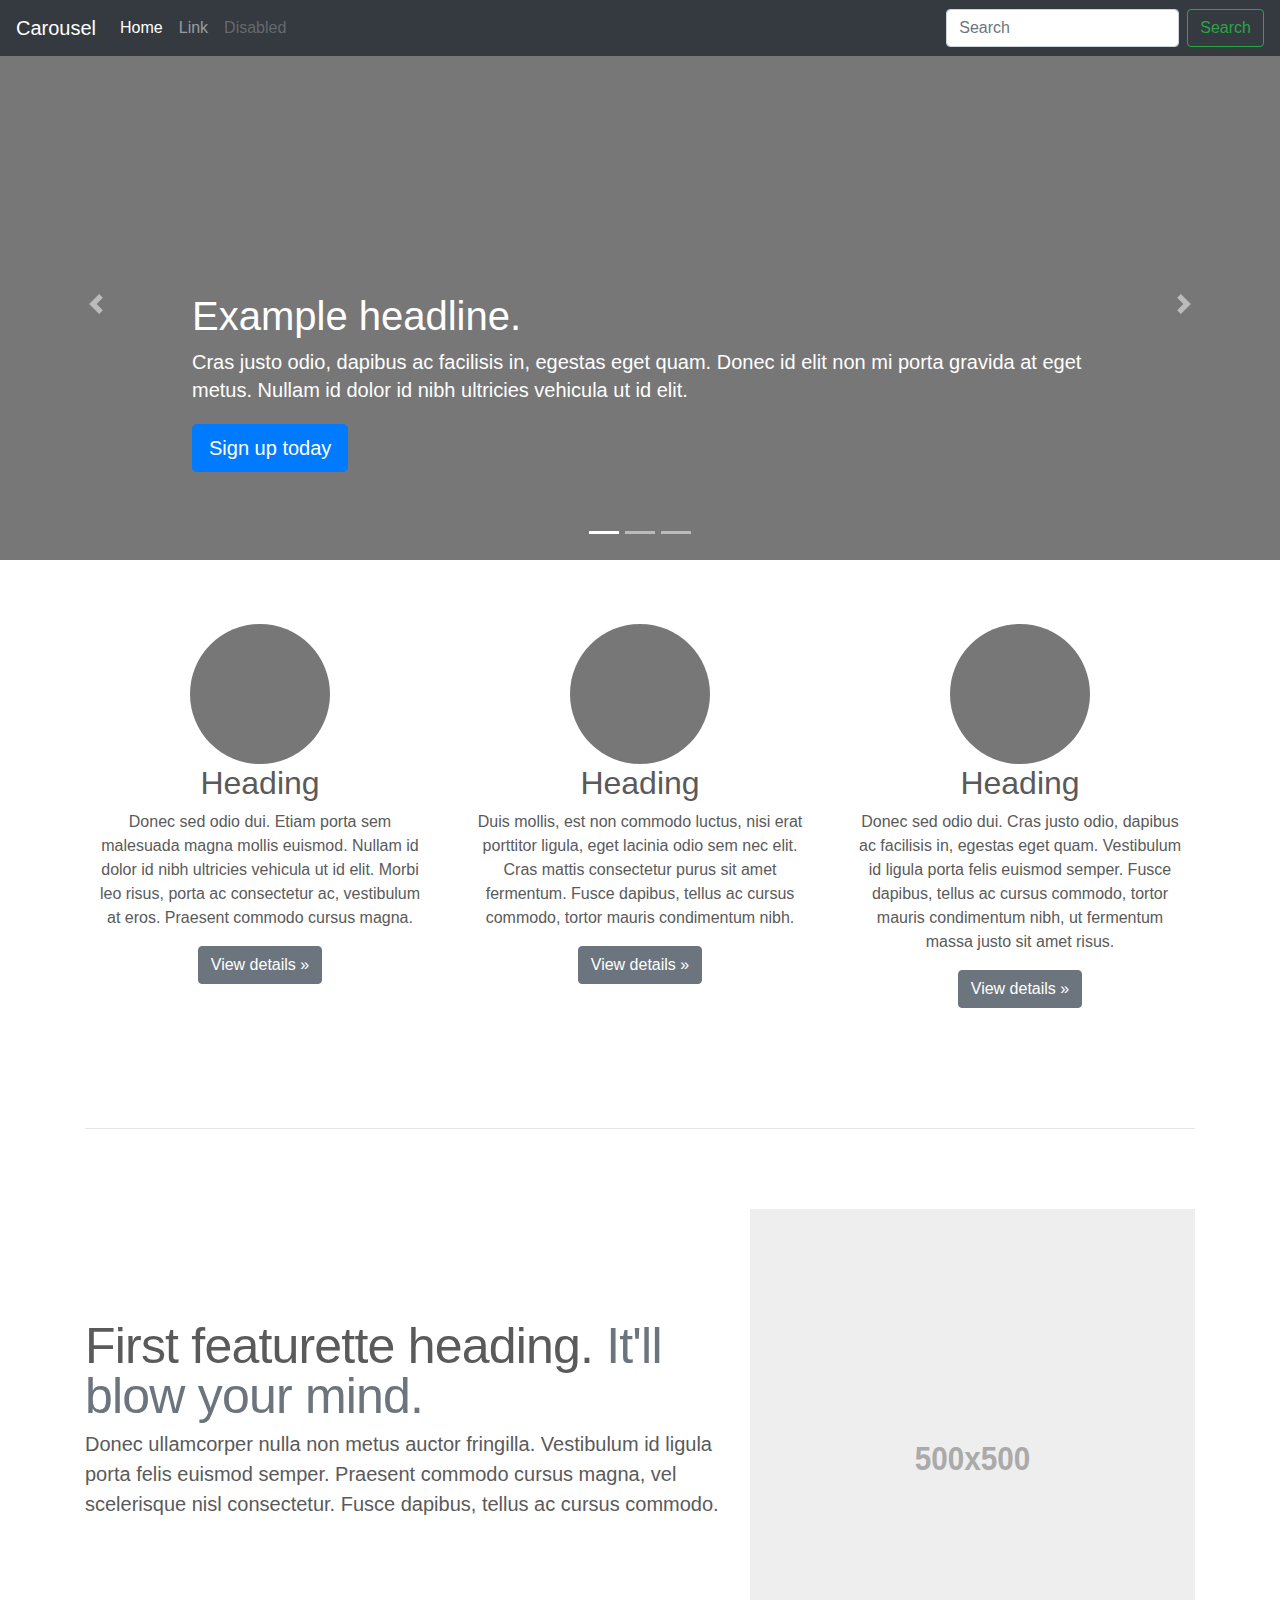
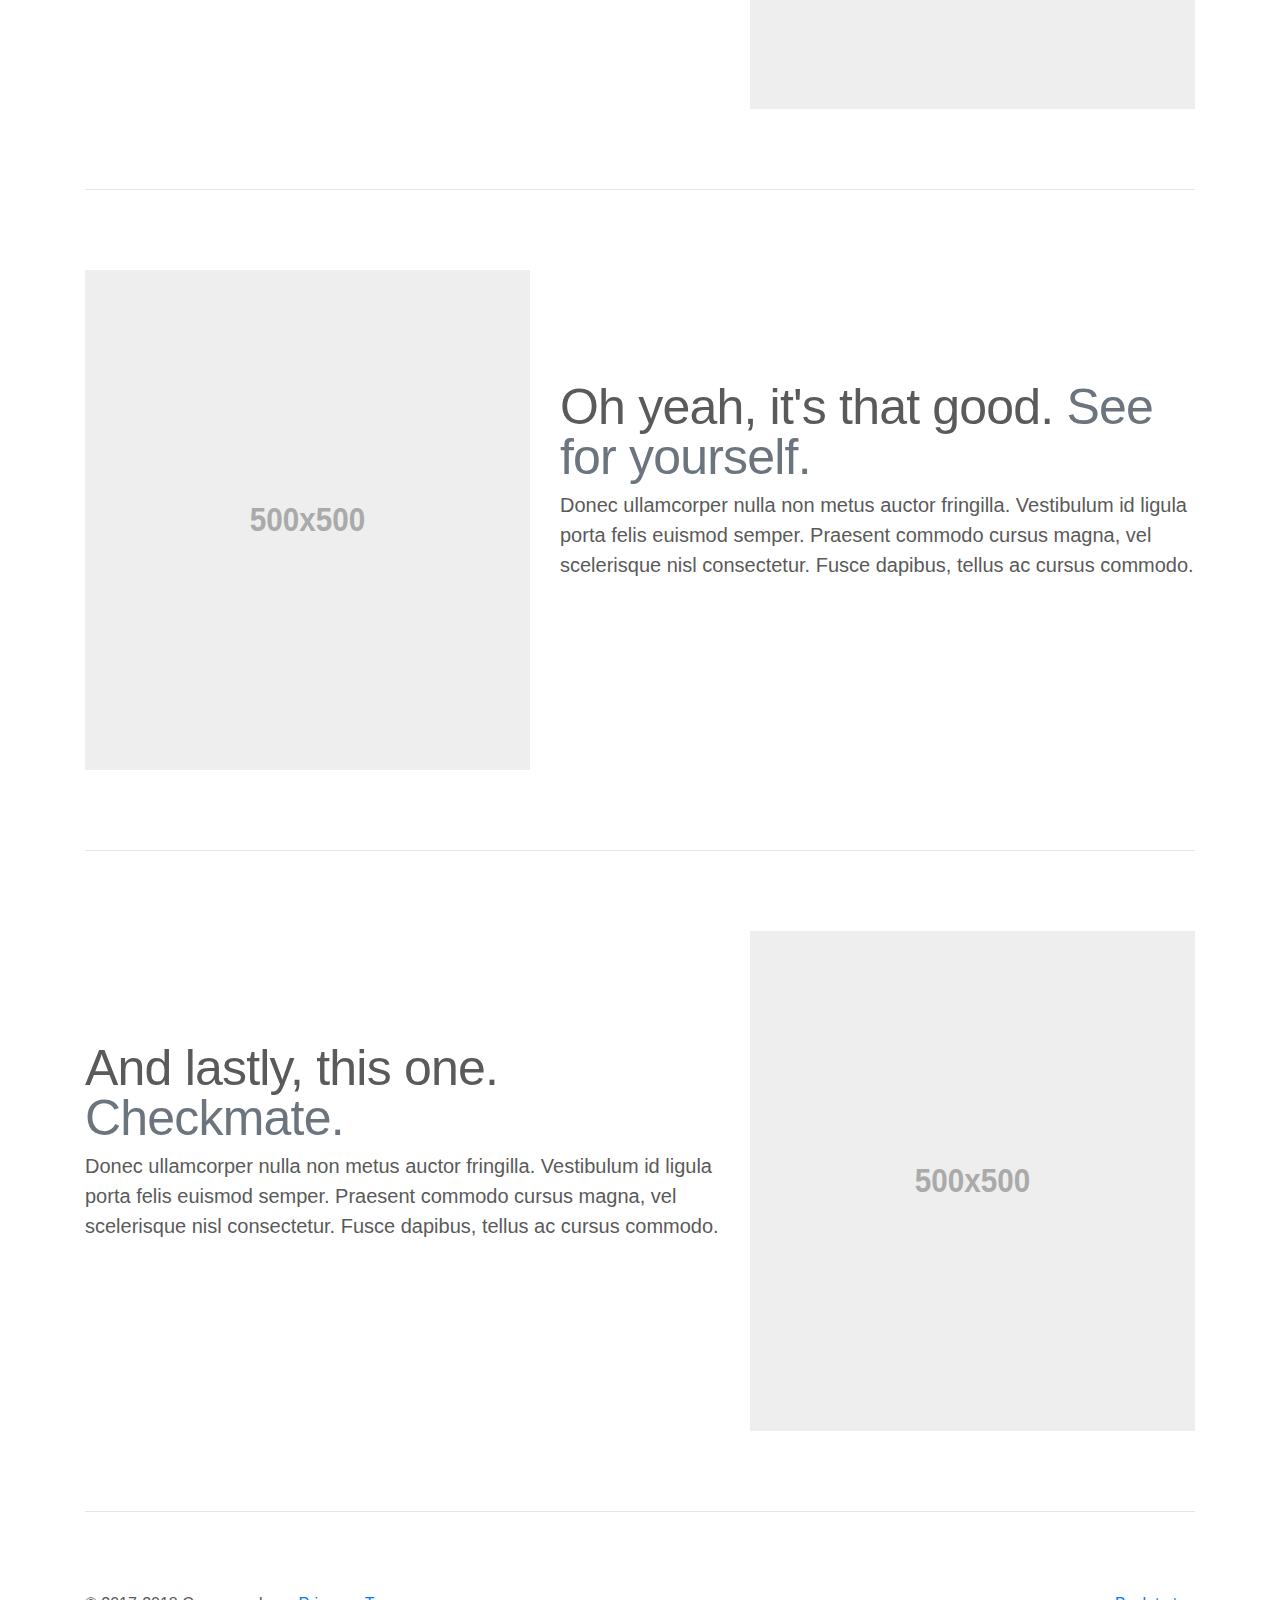
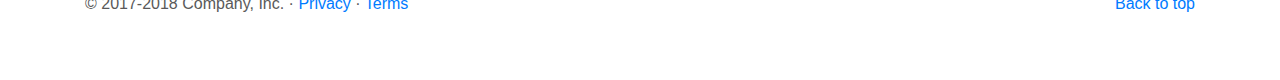
<file: Folba/drafts/bootstrap-4.0.0/docs/4.0/examples/carousel/index.html>
<!doctype html>
<html lang="en">
  <head>
    <meta charset="utf-8">
    <meta name="viewport" content="width=device-width, initial-scale=1, shrink-to-fit=no">
    <meta name="description" content="">
    <meta name="author" content="">
    <link rel="icon" href="../../../../favicon.ico">

    <title>Carousel Template for Bootstrap</title>

    <!-- Bootstrap core CSS -->
    <link href="../../../../dist/css/bootstrap.min.css" rel="stylesheet">

    <!-- Custom styles for this template -->
    <link href="carousel.css" rel="stylesheet">
  </head>
  <body>

    <header>
      <nav class="navbar navbar-expand-md navbar-dark fixed-top bg-dark">
        <a class="navbar-brand" href="#">Carousel</a>
        <button class="navbar-toggler" type="button" data-toggle="collapse" data-target="#navbarCollapse" aria-controls="navbarCollapse" aria-expanded="false" aria-label="Toggle navigation">
          <span class="navbar-toggler-icon"></span>
        </button>
        <div class="collapse navbar-collapse" id="navbarCollapse">
          <ul class="navbar-nav mr-auto">
            <li class="nav-item active">
              <a class="nav-link" href="#">Home <span class="sr-only">(current)</span></a>
            </li>
            <li class="nav-item">
              <a class="nav-link" href="#">Link</a>
            </li>
            <li class="nav-item">
              <a class="nav-link disabled" href="#">Disabled</a>
            </li>
          </ul>
          <form class="form-inline mt-2 mt-md-0">
            <input class="form-control mr-sm-2" type="text" placeholder="Search" aria-label="Search">
            <button class="btn btn-outline-success my-2 my-sm-0" type="submit">Search</button>
          </form>
        </div>
      </nav>
    </header>

    <main role="main">

      <div id="myCarousel" class="carousel slide" data-ride="carousel">
        <ol class="carousel-indicators">
          <li data-target="#myCarousel" data-slide-to="0" class="active"></li>
          <li data-target="#myCarousel" data-slide-to="1"></li>
          <li data-target="#myCarousel" data-slide-to="2"></li>
        </ol>
        <div class="carousel-inner">
          <div class="carousel-item active">
            <img class="first-slide" src="[data-uri]" alt="First slide">
            <div class="container">
              <div class="carousel-caption text-left">
                <h1>Example headline.</h1>
                <p>Cras justo odio, dapibus ac facilisis in, egestas eget quam. Donec id elit non mi porta gravida at eget metus. Nullam id dolor id nibh ultricies vehicula ut id elit.</p>
                <p><a class="btn btn-lg btn-primary" href="#" role="button">Sign up today</a></p>
              </div>
            </div>
          </div>
          <div class="carousel-item">
            <img class="second-slide" src="[data-uri]" alt="Second slide">
            <div class="container">
              <div class="carousel-caption">
                <h1>Another example headline.</h1>
                <p>Cras justo odio, dapibus ac facilisis in, egestas eget quam. Donec id elit non mi porta gravida at eget metus. Nullam id dolor id nibh ultricies vehicula ut id elit.</p>
                <p><a class="btn btn-lg btn-primary" href="#" role="button">Learn more</a></p>
              </div>
            </div>
          </div>
          <div class="carousel-item">
            <img class="third-slide" src="[data-uri]" alt="Third slide">
            <div class="container">
              <div class="carousel-caption text-right">
                <h1>One more for good measure.</h1>
                <p>Cras justo odio, dapibus ac facilisis in, egestas eget quam. Donec id elit non mi porta gravida at eget metus. Nullam id dolor id nibh ultricies vehicula ut id elit.</p>
                <p><a class="btn btn-lg btn-primary" href="#" role="button">Browse gallery</a></p>
              </div>
            </div>
          </div>
        </div>
        <a class="carousel-control-prev" href="#myCarousel" role="button" data-slide="prev">
          <span class="carousel-control-prev-icon" aria-hidden="true"></span>
          <span class="sr-only">Previous</span>
        </a>
        <a class="carousel-control-next" href="#myCarousel" role="button" data-slide="next">
          <span class="carousel-control-next-icon" aria-hidden="true"></span>
          <span class="sr-only">Next</span>
        </a>
      </div>


      <!-- Marketing messaging and featurettes
      ================================================== -->
      <!-- Wrap the rest of the page in another container to center all the content. -->

      <div class="container marketing">

        <!-- Three columns of text below the carousel -->
        <div class="row">
          <div class="col-lg-4">
            <img class="rounded-circle" src="[data-uri]" alt="Generic placeholder image" width="140" height="140">
            <h2>Heading</h2>
            <p>Donec sed odio dui. Etiam porta sem malesuada magna mollis euismod. Nullam id dolor id nibh ultricies vehicula ut id elit. Morbi leo risus, porta ac consectetur ac, vestibulum at eros. Praesent commodo cursus magna.</p>
            <p><a class="btn btn-secondary" href="#" role="button">View details &raquo;</a></p>
          </div><!-- /.col-lg-4 -->
          <div class="col-lg-4">
            <img class="rounded-circle" src="[data-uri]" alt="Generic placeholder image" width="140" height="140">
            <h2>Heading</h2>
            <p>Duis mollis, est non commodo luctus, nisi erat porttitor ligula, eget lacinia odio sem nec elit. Cras mattis consectetur purus sit amet fermentum. Fusce dapibus, tellus ac cursus commodo, tortor mauris condimentum nibh.</p>
            <p><a class="btn btn-secondary" href="#" role="button">View details &raquo;</a></p>
          </div><!-- /.col-lg-4 -->
          <div class="col-lg-4">
            <img class="rounded-circle" src="[data-uri]" alt="Generic placeholder image" width="140" height="140">
            <h2>Heading</h2>
            <p>Donec sed odio dui. Cras justo odio, dapibus ac facilisis in, egestas eget quam. Vestibulum id ligula porta felis euismod semper. Fusce dapibus, tellus ac cursus commodo, tortor mauris condimentum nibh, ut fermentum massa justo sit amet risus.</p>
            <p><a class="btn btn-secondary" href="#" role="button">View details &raquo;</a></p>
          </div><!-- /.col-lg-4 -->
        </div><!-- /.row -->


        <!-- START THE FEATURETTES -->

        <hr class="featurette-divider">

        <div class="row featurette">
          <div class="col-md-7">
            <h2 class="featurette-heading">First featurette heading. <span class="text-muted">It'll blow your mind.</span></h2>
            <p class="lead">Donec ullamcorper nulla non metus auctor fringilla. Vestibulum id ligula porta felis euismod semper. Praesent commodo cursus magna, vel scelerisque nisl consectetur. Fusce dapibus, tellus ac cursus commodo.</p>
          </div>
          <div class="col-md-5">
            <img class="featurette-image img-fluid mx-auto" data-src="holder.js/500x500/auto" alt="Generic placeholder image">
          </div>
        </div>

        <hr class="featurette-divider">

        <div class="row featurette">
          <div class="col-md-7 order-md-2">
            <h2 class="featurette-heading">Oh yeah, it's that good. <span class="text-muted">See for yourself.</span></h2>
            <p class="lead">Donec ullamcorper nulla non metus auctor fringilla. Vestibulum id ligula porta felis euismod semper. Praesent commodo cursus magna, vel scelerisque nisl consectetur. Fusce dapibus, tellus ac cursus commodo.</p>
          </div>
          <div class="col-md-5 order-md-1">
            <img class="featurette-image img-fluid mx-auto" data-src="holder.js/500x500/auto" alt="Generic placeholder image">
          </div>
        </div>

        <hr class="featurette-divider">

        <div class="row featurette">
          <div class="col-md-7">
            <h2 class="featurette-heading">And lastly, this one. <span class="text-muted">Checkmate.</span></h2>
            <p class="lead">Donec ullamcorper nulla non metus auctor fringilla. Vestibulum id ligula porta felis euismod semper. Praesent commodo cursus magna, vel scelerisque nisl consectetur. Fusce dapibus, tellus ac cursus commodo.</p>
          </div>
          <div class="col-md-5">
            <img class="featurette-image img-fluid mx-auto" data-src="holder.js/500x500/auto" alt="Generic placeholder image">
          </div>
        </div>

        <hr class="featurette-divider">

        <!-- /END THE FEATURETTES -->

      </div><!-- /.container -->


      <!-- FOOTER -->
      <footer class="container">
        <p class="float-right"><a href="#">Back to top</a></p>
        <p>&copy; 2017-2018 Company, Inc. &middot; <a href="#">Privacy</a> &middot; <a href="#">Terms</a></p>
      </footer>
    </main>

    <!-- Bootstrap core JavaScript
    ================================================== -->
    <!-- Placed at the end of the document so the pages load faster -->
    <script src="https://code.jquery.com/jquery-3.2.1.slim.min.js" integrity="sha384-KJ3o2DKtIkvYIK3UENzmM7KCkRr/rE9/Qpg6aAZGJwFDMVNA/GpGFF93hXpG5KkN" crossorigin="anonymous"></script>
    <script>window.jQuery || document.write('<script src="../../../../assets/js/vendor/jquery-slim.min.js"><\/script>')</script>
    <script src="../../../../assets/js/vendor/popper.min.js"></script>
    <script src="../../../../dist/js/bootstrap.min.js"></script>
    <!-- Just to make our placeholder images work. Don't actually copy the next line! -->
    <script src="../../../../assets/js/vendor/holder.min.js"></script>
  </body>
</html>
</file>
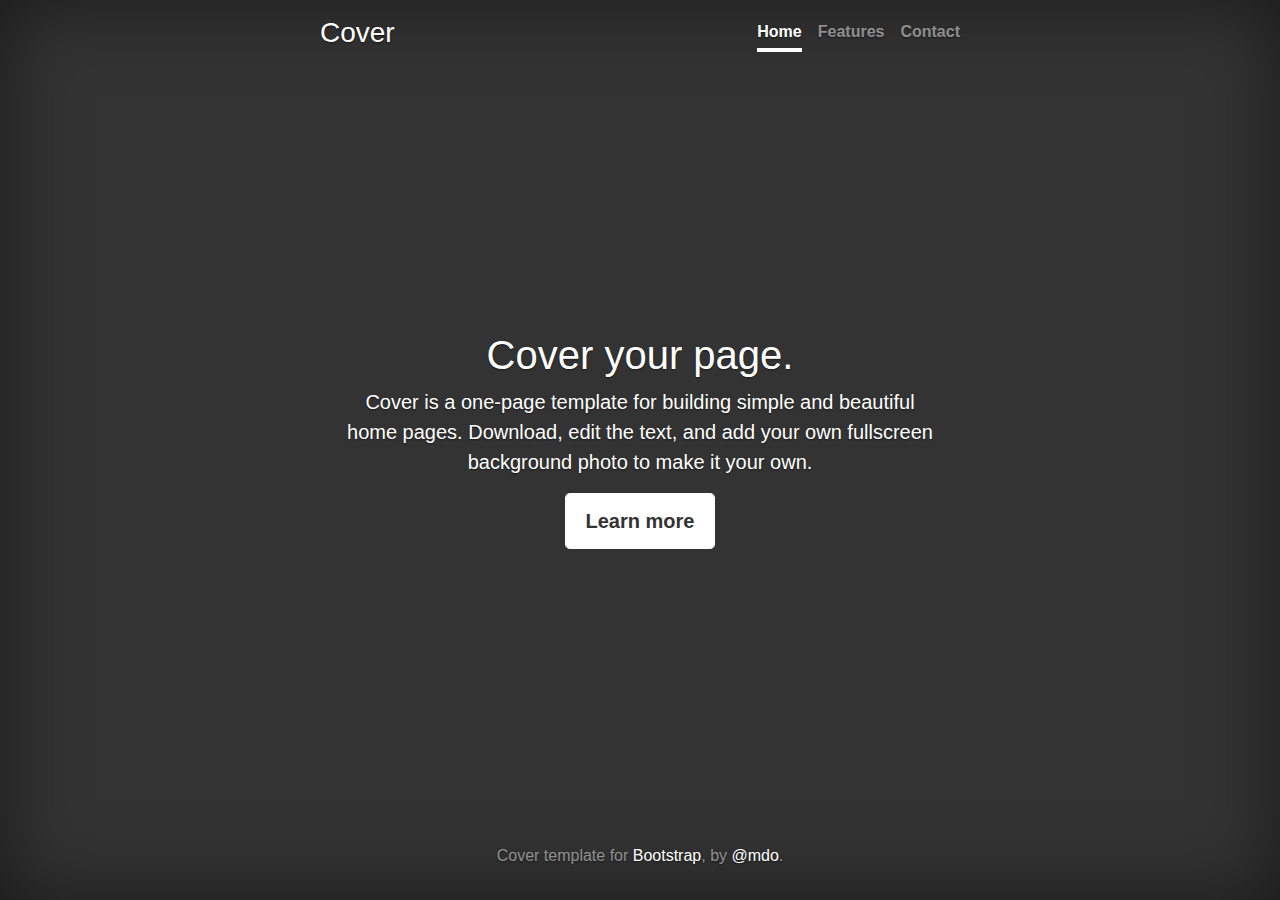
<file: Folba/drafts/bootstrap-4.0.0/docs/4.0/examples/cover/index.html>
<!doctype html>
<html lang="en">
  <head>
    <meta charset="utf-8">
    <meta name="viewport" content="width=device-width, initial-scale=1, shrink-to-fit=no">
    <meta name="description" content="">
    <meta name="author" content="">
    <link rel="icon" href="../../../../favicon.ico">

    <title>Cover Template for Bootstrap</title>

    <!-- Bootstrap core CSS -->
    <link href="../../../../dist/css/bootstrap.min.css" rel="stylesheet">

    <!-- Custom styles for this template -->
    <link href="cover.css" rel="stylesheet">
  </head>

  <body class="text-center">

    <div class="cover-container d-flex h-100 p-3 mx-auto flex-column">
      <header class="masthead mb-auto">
        <div class="inner">
          <h3 class="masthead-brand">Cover</h3>
          <nav class="nav nav-masthead justify-content-center">
            <a class="nav-link active" href="#">Home</a>
            <a class="nav-link" href="#">Features</a>
            <a class="nav-link" href="#">Contact</a>
          </nav>
        </div>
      </header>

      <main role="main" class="inner cover">
        <h1 class="cover-heading">Cover your page.</h1>
        <p class="lead">Cover is a one-page template for building simple and beautiful home pages. Download, edit the text, and add your own fullscreen background photo to make it your own.</p>
        <p class="lead">
          <a href="#" class="btn btn-lg btn-secondary">Learn more</a>
        </p>
      </main>

      <footer class="mastfoot mt-auto">
        <div class="inner">
          <p>Cover template for <a href="https://getbootstrap.com/">Bootstrap</a>, by <a href="https://twitter.com/mdo">@mdo</a>.</p>
        </div>
      </footer>
    </div>


    <!-- Bootstrap core JavaScript
    ================================================== -->
    <!-- Placed at the end of the document so the pages load faster -->
    <script src="https://code.jquery.com/jquery-3.2.1.slim.min.js" integrity="sha384-KJ3o2DKtIkvYIK3UENzmM7KCkRr/rE9/Qpg6aAZGJwFDMVNA/GpGFF93hXpG5KkN" crossorigin="anonymous"></script>
    <script>window.jQuery || document.write('<script src="../../../../assets/js/vendor/jquery-slim.min.js"><\/script>')</script>
    <script src="../../../../assets/js/vendor/popper.min.js"></script>
    <script src="../../../../dist/js/bootstrap.min.js"></script>
  </body>
</html>
</file>
<file: Folba/drafts/bootstrap-4.0.0/docs/4.0/examples/album/album.css>
:root {
  --jumbotron-padding-y: 3rem;
}

.jumbotron {
  padding-top: var(--jumbotron-padding-y);
  padding-bottom: var(--jumbotron-padding-y);
  margin-bottom: 0;
  background-color: #fff;
}
@media (min-width: 768px) {
  .jumbotron {
    padding-top: calc(var(--jumbotron-padding-y) * 2);
    padding-bottom: calc(var(--jumbotron-padding-y) * 2);
  }
}

.jumbotron p:last-child {
  margin-bottom: 0;
}

.jumbotron-heading {
  font-weight: 300;
}

.jumbotron .container {
  max-width: 40rem;
}

footer {
  padding-top: 3rem;
  padding-bottom: 3rem;
}

footer p {
  margin-bottom: .25rem;
}

.box-shadow { box-shadow: 0 .25rem .75rem rgba(0, 0, 0, .05); }
</file>
<file: Folba/drafts/bootstrap-4.0.0/docs/4.0/examples/blog/blog.css>
/* stylelint-disable selector-list-comma-newline-after */

.blog-header {
  line-height: 1;
  border-bottom: 1px solid #e5e5e5;
}

.blog-header-logo {
  font-family: "Playfair Display", Georgia, "Times New Roman", serif;
  font-size: 2.25rem;
}

.blog-header-logo:hover {
  text-decoration: none;
}

h1, h2, h3, h4, h5, h6 {
  font-family: "Playfair Display", Georgia, "Times New Roman", serif;
}

.display-4 {
  font-size: 2.5rem;
}
@media (min-width: 768px) {
  .display-4 {
    font-size: 3rem;
  }
}

.nav-scroller {
  position: relative;
  z-index: 2;
  height: 2.75rem;
  overflow-y: hidden;
}

.nav-scroller .nav {
  display: -webkit-box;
  display: -ms-flexbox;
  display: flex;
  -ms-flex-wrap: nowrap;
  flex-wrap: nowrap;
  padding-bottom: 1rem;
  margin-top: -1px;
  overflow-x: auto;
  text-align: center;
  white-space: nowrap;
  -webkit-overflow-scrolling: touch;
}

.nav-scroller .nav-link {
  padding-top: .75rem;
  padding-bottom: .75rem;
  font-size: .875rem;
}

.card-img-right {
  height: 100%;
  border-radius: 0 3px 3px 0;
}

.flex-auto {
  -ms-flex: 0 0 auto;
  -webkit-box-flex: 0;
  flex: 0 0 auto;
}

.h-250 { height: 250px; }
@media (min-width: 768px) {
  .h-md-250 { height: 250px; }
}

.border-top { border-top: 1px solid #e5e5e5; }
.border-bottom { border-bottom: 1px solid #e5e5e5; }

.box-shadow { box-shadow: 0 .25rem .75rem rgba(0, 0, 0, .05); }

/*
 * Blog name and description
 */
.blog-title {
  margin-bottom: 0;
  font-size: 2rem;
  font-weight: 400;
}
.blog-description {
  font-size: 1.1rem;
  color: #999;
}

@media (min-width: 40em) {
  .blog-title {
    font-size: 3.5rem;
  }
}

/* Pagination */
.blog-pagination {
  margin-bottom: 4rem;
}
.blog-pagination > .btn {
  border-radius: 2rem;
}

/*
 * Blog posts
 */
.blog-post {
  margin-bottom: 4rem;
}
.blog-post-title {
  margin-bottom: .25rem;
  font-size: 2.5rem;
}
.blog-post-meta {
  margin-bottom: 1.25rem;
  color: #999;
}

/*
 * Footer
 */
.blog-footer {
  padding: 2.5rem 0;
  color: #999;
  text-align: center;
  background-color: #f9f9f9;
  border-top: .05rem solid #e5e5e5;
}
.blog-footer p:last-child {
  margin-bottom: 0;
}
</file>
<file: Folba/drafts/bootstrap-4.0.0/docs/4.0/examples/carousel/carousel.css>
/* GLOBAL STYLES
-------------------------------------------------- */
/* Padding below the footer and lighter body text */

body {
  padding-top: 3rem;
  padding-bottom: 3rem;
  color: #5a5a5a;
}


/* CUSTOMIZE THE CAROUSEL
-------------------------------------------------- */

/* Carousel base class */
.carousel {
  margin-bottom: 4rem;
}
/* Since positioning the image, we need to help out the caption */
.carousel-caption {
  bottom: 3rem;
  z-index: 10;
}

/* Declare heights because of positioning of img element */
.carousel-item {
  height: 32rem;
  background-color: #777;
}
.carousel-item > img {
  position: absolute;
  top: 0;
  left: 0;
  min-width: 100%;
  height: 32rem;
}


/* MARKETING CONTENT
-------------------------------------------------- */

/* Center align the text within the three columns below the carousel */
.marketing .col-lg-4 {
  margin-bottom: 1.5rem;
  text-align: center;
}
.marketing h2 {
  font-weight: 400;
}
.marketing .col-lg-4 p {
  margin-right: .75rem;
  margin-left: .75rem;
}


/* Featurettes
------------------------- */

.featurette-divider {
  margin: 5rem 0; /* Space out the Bootstrap <hr> more */
}

/* Thin out the marketing headings */
.featurette-heading {
  font-weight: 300;
  line-height: 1;
  letter-spacing: -.05rem;
}


/* RESPONSIVE CSS
-------------------------------------------------- */

@media (min-width: 40em) {
  /* Bump up size of carousel content */
  .carousel-caption p {
    margin-bottom: 1.25rem;
    font-size: 1.25rem;
    line-height: 1.4;
  }

  .featurette-heading {
    font-size: 50px;
  }
}

@media (min-width: 62em) {
  .featurette-heading {
    margin-top: 7rem;
  }
}
</file>
<file: Folba/drafts/bootstrap-4.0.0/docs/4.0/examples/cover/cover.css>
/*
 * Globals
 */

/* Links */
a,
a:focus,
a:hover {
  color: #fff;
}

/* Custom default button */
.btn-secondary,
.btn-secondary:hover,
.btn-secondary:focus {
  color: #333;
  text-shadow: none; /* Prevent inheritance from `body` */
  background-color: #fff;
  border: .05rem solid #fff;
}


/*
 * Base structure
 */

html,
body {
  height: 100%;
  background-color: #333;
}

body {
  display: -ms-flexbox;
  display: -webkit-box;
  display: flex;
  -ms-flex-pack: center;
  -webkit-box-pack: center;
  justify-content: center;
  color: #fff;
  text-shadow: 0 .05rem .1rem rgba(0, 0, 0, .5);
  box-shadow: inset 0 0 5rem rgba(0, 0, 0, .5);
}

.cover-container {
  max-width: 42em;
}


/*
 * Header
 */
.masthead {
  margin-bottom: 2rem;
}

.masthead-brand {
  margin-bottom: 0;
}

.nav-masthead .nav-link {
  padding: .25rem 0;
  font-weight: 700;
  color: rgba(255, 255, 255, .5);
  background-color: transparent;
  border-bottom: .25rem solid transparent;
}

.nav-masthead .nav-link:hover,
.nav-masthead .nav-link:focus {
  border-bottom-color: rgba(255, 255, 255, .25);
}

.nav-masthead .nav-link + .nav-link {
  margin-left: 1rem;
}

.nav-masthead .active {
  color: #fff;
  border-bottom-color: #fff;
}

@media (min-width: 48em) {
  .masthead-brand {
    float: left;
  }
  .nav-masthead {
    float: right;
  }
}


/*
 * Cover
 */
.cover {
  padding: 0 1.5rem;
}
.cover .btn-lg {
  padding: .75rem 1.25rem;
  font-weight: 700;
}


/*
 * Footer
 */
.mastfoot {
  color: rgba(255, 255, 255, .5);
}
</file>
<file: Exreme_Services/faq/assets/css/style.css>
@import url("https://fonts.googleapis.com/css?family=Titillium+Web:200,200i,300,300i,400,400i,600,600i,700,700i,900");


@font-face {
  font-family: 'FontAwesome';
  src: url('../fonts/fontawesome-webfont.eot?v=3.0.1');
  src: url('../fonts/fontawesome-webfont.eot?#iefix&v=3.0.1') format('embedded-opentype'),
    url('../fonts/fontawesome-webfont.woff?v=3.0.1') format('woff'),
    url('../fonts/fontawesome-webfont.ttf?v=3.0.1') format('truetype');
  font-weight: normal;
  font-style: normal;
}


body {
     background-image: url(../images/background/1.jpg) ; 
     background-repeat: no-repeat;
     background-size: cover;
     margin: 0 auto;
     font-family: "Titillium Web";
     padding: 0 75px;

}

* {box-sizing: border-box;}


.rec{
	background-color: #424658;
	margin-bottom: 5px;
	    border-radius: 8px;
}
.rec p{
	font-size: 14px;
	color: #a4a4a7;
	margin-top: 10px;
	margin-left: 10px;
}
.rec img{
	height: 23px;
	margin-top: 10px;
	margin-left: 27px;
}
.faq{
	background-color: #272933;
}
.faq img{
	margin-right: 10px;
	margin-left: 15px;
}
.faq p{
	color: #ededed;
	font-size: 16px;
	font-weight: 600;
}
.faq .right{
	float: left;
	    padding-left: 852px;
}
.faq .right img{
	margin-right: 2px;

}
.utile {
	    padding-top: 17px;

}

 .navbar{
 	background: #272933 !important;
 	height: 60px;

 }
 .navbar-nav a{
 	font-family: "Titillium Web";
 	font-weight: 600;
 	color: #fff !important;
 	/*margin-top: 0 auto;*/
 	margin-right: 18px;
 }
  .navbar-nav a:hover{
 	background: #21222b;
 	color: #fff !important;
 }
 .nav-link.active{
 	border-bottom: 5px solid #ffad29;
 	background: #21222b;
 	
 }
.navbar-collapse{
	background:  #272933;
 	}

 .icon{
 	float: right;
 	margin-right: 16px;
 	color: #ffad29;
 }
 .icon:hover{
 	color: red;
 }
 .logo{
 	padding-top: 47px;
 	padding-bottom: 70px;
 	padding-left: 24px;
 }
.banner{
    padding-top: 7px;
    text-align: center
}
.background{
	background-color: rgb(242,242,220,1);
	position: relative;
    padding: 0 40px 31px 40px;
    height: 2969px;
}
.index{
	padding-top: 34px;
    margin-left: -14px;
}
.index a{
	color: #676767;
}

.line{
	width: 1116px;
}
.heading h2{
	font-weight: 700;
	font-size: 25px;
	color: #424242;
    padding-bottom: 10px;
    padding-top: 10px;
}
.login{
	padding-bottom: 10px;
}
.login h3{
	font-size: 20px;
	font-weight: 700;
	color: #7f7f7c;

}
.reg{
	background-color: #d5d5c9;
	/*border-radius: 8px;*/
	width: 100%;
	padding: 5px;
}
.reg h2{
	font-size: 15px;
	font-weight: 600;
	color: #7f7f7c;
}
.register{
	background-color: #eaeae0;
}
.register p{
	font-size: 15px;
	font-weight: normal;
	color: #8c8c88;
	margin-left: 7px;
}

.COPPA{
	background-color: #d5d5c9;
	padding: 5px;
	margin-top:10px;
}
.COPPA h3{
	font-size: 15px;
	font-weight: 600;
	color: #7f7f7c;
	margin-left: 17px;
	
}
.footer{
	background-color: #eaeadc;
}
.footer-logo{
	margin-left: 504px;
	padding-top: 15px;
	
}
.footer .text p{
	font-size: 15px;
	color: #a4a4a7;
}
.footer .text span{
	font-size: 15px;
	color: #ffad29;
}
.footer .text{
	/*padding-top: 13px;*/
	padding-bottom: 6px;
}
.footer-bottom{
	background-color: #2a2e33;
	    border-radius: 4px;
}
.team p{
	float: left;
	/*font-weight: lighter;*/
	font-size: 17px;
	color: #ffad29;
	margin-top: 12px;

}
.team span{
	color: #a4a4a7;
	margin-left: 14px;
}
.team img{
	margin-left: 10px;
	margin-right: 3px;
}
.footer-left i{
	margin-right: 5px;
	margin-top: 17px;
	color: #ffad29;
}
.footer-left a{
	color: #ffad29;
}
.sectionImg{
    width: 65%;
}
.bannerImg{
    width: 100%;
}


@media only screen and (max-width: 1023px) {
  body {
    padding: 0;
  }
}


@media only screen and (min-width: 2560px) {
	.logo{
         padding-top: 170px;
         padding-bottom: 100px;
         padding-left: 24px;
	}
}
@media only screen and (min-width: 1440px){
	.faq .right{
		padding-left: 940px;
	}
}
@media only screen and (min-width: 2560px){
	.faq .right{
		padding-left: 1964px;
	}
}

@media only screen and (min-width: 1440px){
	.line{
		width: 100%;
	}
}

@media only screen and (min-width: 2560px){
	.footer-logo{
		margin-left: 1087px !important;
	}
}
@media only screen and (min-width: 1440px){
	.footer-logo{
		margin-left: 535px;
	}
}
@media only screen and (min-width: 2560px){
	.team{
		padding-left: 636px;
	}
}
@media only screen and (min-width: 1440px){
	.team{
		padding-left: 80px;
	}
}
</file>
<file: Exreme_Services/in topic/assets/css/style.css>
@import url("https://fonts.googleapis.com/css?family=Titillium+Web:200,200i,300,300i,400,400i,600,600i,700,700i,900");


@font-face {
  font-family: 'FontAwesome';
  src: url('../fonts/fontawesome-webfont.eot?v=3.0.1');
  src: url('../fonts/fontawesome-webfont.eot?#iefix&v=3.0.1') format('embedded-opentype'),
    url('../fonts/fontawesome-webfont.woff?v=3.0.1') format('woff'),
    url('../fonts/fontawesome-webfont.ttf?v=3.0.1') format('truetype');
  font-weight: normal;
  font-style: normal;
}


body {
     background-image: url(../images/background/1.jpg) ; 
     background-repeat: no-repeat;
     background-size: cover;
     margin: 0 auto;
     font-family: "Titillium Web";
    padding: 0 75px;

}
 button {
 	background-color: #eaeadc;
	border: none;
	border-radius: 6px;
	cursor: pointer;
 }
* {box-sizing: border-box;}


.rec{
	background-color: #424658;
	margin-bottom: 5px;
	    border-radius: 8px;
}
.rec p{
	font-size: 14px;
	color: #a4a4a7;
	margin-top: 10px;
	margin-left: 10px;
}
.rec img{
	height: 23px;
	margin-top: 10px;
	margin-left: 27px;
}
.faq{
	background-color: #272933;
}
.faq img{
	margin-right: 10px;
	margin-left: 15px;
}
.faq p{
	color: #ededed;
	font-size: 16px;
	font-weight: 600;
}
.faq .right{
	float: left;
	    padding-left: 852px;
}
.faq .right img{
	margin-right: 2px;

}
.utile {
	    padding-top: 17px;

}

 .navbar{
 	background: #272933 !important;
 	height: 60px;

 }
 .navbar-nav a{
 	font-family: "Titillium Web";
 	font-weight: 600;
 	color: #fff !important;
 	/*margin-top: 0 auto;*/
 	margin-right: 18px;
 }
  .navbar-nav a:hover{
 	background: #21222b;
 	color: #fff !important;
 }
 .nav-link.active{
 	border-bottom: 5px solid #ffad29;
 	background: #21222b;
 	
 }
.navbar-collapse{
	background:  #272933;
 	}

 .icon{
 	float: right;
 	margin-right: 16px;
 	color: #ffad29;
 }
 .icon:hover{
 	color: red;
 }
 .logo{
 	padding-top: 47px;
 	padding-bottom: 70px;
 	padding-left: 24px;
 }
.banner{
    padding-top: 7px;
    text-align: center
}
.background{
	background-color: #f9f6e3 ;
	position: relative;
    padding: 0 40px 31px 40px;
    height: 2969px;
}
.index{
	padding-top: 34px;
    margin-left: -14px;
}
.index a{
	color: #676767;
}

.heading{
	margin-left: 40px;
	margin: 0 auto;
	border-bottom: 4px solid #eaeadc;
}
.heading h2{
	font-size: 25px;
	font-weight: bold;
	color: #7f7f7c
}
.page{
	margin: 0 auto;
	padding-top: 12px;
}

.pagination{
	float: right;
    margin-right: -31px;
}
.page-link{
	color: #7f7f7c;
	background-color: #f5f5f1;
	border: 2px solid #d5d5c9;
}

.search{
	margin-left: -14px;
}

form.example input[type=text] {
  padding: 7px;
  font-size: 13px;
  color: #7f7f7c;
  border: 3px solid #d5d5c9;
  float: left;
  width: 40%;
  background: #f5f5f1;
}

form.example button {
  float: left;
  width: 12%;
  padding: 6px;
  background: #d5d5c9;
  color:#7f7f7c ;
  font-size: 14px;
  border: 3px solid #d5d5c9;
  border-left: none;
  cursor: pointer;
      border-radius: 0px;

}

form.example button:hover {
  background: #ffad29;
}

form.example::after {
  content: "";
  clear: both;
  display: table;
}
.pagination-bottom .reply{
	margin-left: -14px;
}
.pagination-bottom .page{
	margin-right: -90px;
}
.fa-icon{
	color: #626262;
}
.pagination-bottom button{
	background-color: #d5d5c9;
	border: none;
    color: #7f7f7c;
    font-size: 15px;
    font-weight: 600;
    
}

.Ceva{
	background-color: #fff;
	margin: 0 auto;
	border-radius: 12px;
	margin-top: 20px;
} 
.Ceva .line{
	margin-left: -66px;
	width: 966px;
	margin-top: -20px;
}
.Ceva .title h2{
	font-size: 20px;
	color: #7f7f7c;
	font-weight: bold;
	margin-left: -65px;
	padding-top: 10px;
	/*border-bottom: 4px solid #eaeadc;*/

}
 
.Ceva .title p{
	font-family:"SF Pro Display";
	font-size: 15px;
	color: #404040;
	font-weight: 200;
	margin-left: -65px;
	
}
.Ceva .title span{
	color: #b40008;
	font-weight: 600;
}
.Ceva .title button{
	color: #929292;
	float: right;
	margin-top: -40px;
}
.Ceva button{
	color: #929292;
}
.text p{
	font-family:"SF Pro Display" ;
	font-size:15px;
	font-weight: 500;
	color: #3d3d3d;
	border-top: 2px solid #eaeadc;
	border-bottom: 2px solid #eaeadc;
	margin-top: 10px;
}

.txt h2{
	font-family:"SF Pro Display" ;
	font-size:12px;
	font-weight: 123;
	color: #b1b1b0;
	margin-top: -10px;
}
.txt p{
	font-family:"SF Pro Display" ;
	font-size:13px;
	font-weight: 123;
	color: #b1b1b0;
}
.img{
	margin: 0 auto;
	padding-top: 10px;
}
.veri{
	background-color: #fff;
    border-radius: 12px;
    font-family:"SF Pro Display" ;
	font-size:15px;
	margin-left: 22px;
}
.veri p{
	padding-left: 35px;
    padding-top: 15px;
}
.veri button{
	background: #00a651;
    border-radius: 5px;
    margin-left: 22px;
    color: #fff;
    margin-top: -7px;
    padding: 7px 35px;
}
.assasin{
	background-color: #eaeadc;
	border-radius: 12px;
	width: 1105px;
	border-left: 30px solid #e6ad08;
	margin-top: 10px;
}
.assasin span{
	font-family:"SF Pro Display" ;
	font-size: 12px;
	color:#e6ad08;
}
.bottom-page{
	margin-left: -14px;
	padding-top: 12px;
}

.quot{
	margin-left: -52px;
    margin-top: 6px;
}

.select{
	width: 229px;
    background: #d5d5c9;
    border: none;
    padding: 5px;
    border-radius: 5px;
    font-size: 15px;
}
.form{
	background-color: #fff;
	padding: 20px;
}
.form p{
	font-weight: 600;
	font-size: 15px;
}
form .btn{
	 float: right;
    margin-top: -35px;
    margin-right: -16px;
    padding: -5px;
    padding-top: 5px;
    padding-bottom: 4px;
    background: #d5d5c9;
}

.return{
	font-weight: 300;
	font-size: 13px;
	color: #676767;
	padding-top: 20px;
}

.user{
	background-color: #a7a79f;
	padding: 50px;
	margin-top:20px;
	padding-bottom: 165px;
}
.user h2{
	font-family:"SF Pro Display" ;
	font-size: 25px;
	font-weight: 600;
	color: #fff; 
	padding-bottom: 20px;
}
.profile {
	background-color: #fff;
	width: 649px;
	margin-left: 182px;
	border-radius: 10px;
	-webkit-box-shadow: 3px 3px 5px 6px #ccc;  
  -moz-box-shadow:    3px 3px 5px 6px #ccc;  
      box-shadow: 0px 4px 26px 4px #7d7d7d;
}


.mini h2{
	font-size: 25px;
	font-weight: 700;
	color: #404040;
}
.profile .cross{
	float: right;
	margin-top: -28px;
}
.mini {
	padding-top: 10px;
	border-bottom: 3px solid #eaeadc;
}

.view{
	padding-top: 10px;
	font-family:"SF Pro Display" ;
	font-size: 15px; 
	padding: 10px 0px 70px 50px;
}
.view h1{
	font-size: 25px;
	font-weight: 700;
	color: #6a6a6a;
	line-height: 0.8;
}
.view button{
	padding: 6px 10px;
	font-weight: 500;
	color: #6a6a6a;
	margin-top: 10px;
}
.view h1 span{
	font-size: 15px;
	font-weight: 300;
	color: #6a6a6a;
}
.view p{
	font-size: 15px;
	font-weight: 300;
	color: #6a6a6a;
}
.view p span{
	font-size: 15px;
	font-weight: 600;
	color: #6a6a6a;
}

.footer{
	background-color: #eaeadc;
}
.footer-logo{
	margin-left: 504px;
	padding-top: 15px;
	
}
.footer .text p{
	font-size: 15px;
	color: #a4a4a7;
}
.footer .text span{
	font-size: 15px;
	color: #ffad29;
}
.footer .text{
	/*padding-top: 13px;*/
	padding-bottom: 6px;
}
.footer-bottom{
	background-color: #2a2e33;
	    border-radius: 4px;
}
.team p{
	float: left;
	/*font-weight: lighter;*/
	font-size: 17px;
	color: #ffad29;
	margin-top: 12px;

}
.team span{
	color: #a4a4a7;
	margin-left: 14px;
}
.team img{
	margin-left: 10px;
	margin-right: 3px;
}
.footer-left i{
	margin-right: 5px;
	margin-top: 17px;
	color: #ffad29;
}
.footer-left a{
	color: #ffad29;
}
.sectionImg{
    width: 65%;
}
.bannerImg{
    width: 100%;
}


@media only screen and (max-width: 1023px) {
  body {
    padding: 0;
  }
}

@media (max-width: 800px) {
  .form-inline input {
    margin: 10px 0;
  }
  
  .form-inline {
    flex-direction: column;
    align-items: stretch;
  }
}
@media only screen and (min-width: 2560px) {
	.logo{
         padding-top: 170px;
         padding-bottom: 100px;
         padding-left: 24px;
	}
}
@media only screen and (min-width: 1440px){
	.faq .right{
		padding-left: 940px;
	}
}
@media only screen and (min-width: 2560px){
	.faq .right{
		padding-left: 1964px;
	}
}

@media only screen and (min-width: 1440px){
	.line{
      width: 1044px !important;
	}
}

@media only screen and (min-width: 1440px){
	.pagination-bottom .page {
    margin-right: -103px;
	}
}

@media only screen and (min-width: 1440px){
	form .btn {
    margin-right: -4px;
    margin-top: 0px !important;
	}
}

@media only screen and (min-width: 1440px){
	.mul{
    margin-left: 84px !important;
	}
}
@media only screen and (min-width: 2560px){
	.mul{
    margin-left: 239px !important;
	}
}
@media only screen and (min-width: 1440px){
	.veri button{
    margin-left: 74px 
	}
}
@media only screen and (min-width: 1440px){
	.veri p{
    padding-left: 80px 
	}
}



@media only screen and (min-width: 1440px) and (max-width: 2560px){
	.assasin{
		width: 99% !important;
	}
}

@media only screen and (min-width: 2560px){
	.footer-logo{
		margin-left: 1087px;
	}
}
@media only screen and (min-width: 1440px){
	.footer-logo{
		margin-left: 535px;
	}
}
@media only screen and (min-width: 2560px){
	.team{
		padding-left: 636px;
	}
}
@media only screen and (min-width: 1440px){
	.team{
		padding-left: 80px;
	}
}
</file>
<file: Exreme_Services/Members/assets/css/style.css>
@import url("https://fonts.googleapis.com/css?family=Titillium+Web:200,200i,300,300i,400,400i,600,600i,700,700i,900");


@font-face {
  font-family: 'FontAwesome';
  src: url('../fonts/fontawesome-webfont.eot?v=3.0.1');
  src: url('../fonts/fontawesome-webfont.eot?#iefix&v=3.0.1') format('embedded-opentype'),
    url('../fonts/fontawesome-webfont.woff?v=3.0.1') format('woff'),
    url('../fonts/fontawesome-webfont.ttf?v=3.0.1') format('truetype');
  font-weight: normal;
  font-style: normal;
}


body {
     background-image: url(../images/background/1.jpg) ; 
     background-repeat: no-repeat;
     background-size: cover;
     margin: 0 auto;
     font-family: "Titillium Web";
     padding: 0 75px;

}

* {box-sizing: border-box;}


.rec{
	background-color: #424658;
	margin-bottom: 5px;
	    border-radius: 8px;
}
.rec p{
	font-size: 14px;
	color: #a4a4a7;
	margin-top: 10px;
	margin-left: 10px;
}
.rec img{
	height: 23px;
	margin-top: 10px;
	margin-left: 27px;
}
.faq{
	background-color: #272933;
}
.faq img{
	margin-right: 10px;
	margin-left: 15px;
}
.faq p{
	color: #ededed;
	font-size: 16px;
	font-weight: 600;
}
.faq .right{
	float: left;
	    padding-left: 852px;
}
.faq .right img{
	margin-right: 2px;

}
.utile {
	    padding-top: 17px;

}

 .navbar{
 	background: #272933 !important;
 	height: 60px;

 }
 .navbar-nav a{
 	font-family: "Titillium Web";
 	font-weight: 600;
 	color: #fff !important;
 	/*margin-top: 0 auto;*/
 	margin-right: 18px;
 }
  .navbar-nav a:hover{
 	background: #21222b;
 	color: #fff !important;
 }
 .nav-link.active{
 	border-bottom: 5px solid #ffad29;
 	background: #21222b;
 	
 }
.navbar-collapse{
	background:  #272933;
 	}

 .icon{
 	float: right;
 	margin-right: 16px;
 	color: #ffad29;
 }
 .icon:hover{
 	color: red;
 }
 .logo{
 	padding-top: 47px;
 	padding-bottom: 70px;
 	padding-left: 24px;
 }
.banner{
    padding-top: 7px;
    text-align: center
}
.background{
	background-color: rgb(242,242,220,1);
	position: relative;
    padding: 0 40px 31px 40px;
    height: 2969px;
}
.index{
	padding-top: 34px;
    margin-left: -14px;
}
.index a{
	color: #676767;
}

.line{
	width: 1116px;
}

.members{
	padding-bottom: 10px;
	padding-top: 60px;
}
.members h3{
	font-size: 20px;
	font-weight: 700;
	color: #7f7f7c;

}

.page-link{
	color: #7f7f7c;
	background-color: #f5f5f1;
	border: 2px solid #d5d5c9;
	font-size: 11px;
}
.heading{
	background-color: #ffad29;
	padding: 5px;
}
.heading h2{
	font-size: 14px;
	color: #fff;
	font-weight: 600;
	margin-top: 6px;
    margin-left: 8px;
}
.member h2{
	
}
.member h3{
	font-size: 14px;
	color: #ae0000;
	font-weight: 600;
}
.member-icon{
    padding-bottom: 5px;
}
.info-bar{
	font-family: "Titillium Web";
	background-color: #eaeadc;
	font-size: 13px;
	font-weight: normal;
	color: #626262;
}
.table{
	font-family: "Titillium Web";
	width: 1119px;
	margin-left: -15px;
}
.title{
	font-size: 14px;
	font-weight: 600;
	color: #404040;
}
.table td{
	font-size: 15px;
	color: #404040;
	font-weight: normal;
}
form{
	margin-left: -30px;
}

.select{
	background-color: #cfcfc4;
	font-weight: 600;
	font-size: 16px;
	color: #505050;
	border-radius: 5px;
	padding: 5px;
	border: none;
}

.pagination-bottom nav{
	float: right;
	margin-right: -60px;
} 

.pagination-bottom .page-link{
	font-size: 13px;
}

.footer{
	background-color: #eaeadc;
}

.footer-logo{
	margin-left: 504px;
	padding-top: 15px;
	
}

.footer .text p{
	font-size: 15px;
	color: #a4a4a7;
}

.footer .text span{
	font-size: 15px;
	color: #ffad29;
}

.footer .text{
	/*padding-top: 13px;*/
	padding-bottom: 6px;
}

.footer-bottom{
	background-color: #2a2e33;
	    border-radius: 4px;
}

.team p{
	float: left;
	/*font-weight: lighter;*/
	font-size: 17px;
	color: #ffad29;
	margin-top: 12px;

}

.team span{
	color: #a4a4a7;
	margin-left: 14px;
}

.team img{
	margin-left: 10px;
	margin-right: 3px;
}

.footer-left i{
	margin-right: 5px;
	margin-top: 17px;
	color: #ffad29;
}

.footer-left a{
	color: #ffad29;
}

.sectionImg{
    width: 65%;
}

.bannerImg{
    width: 100%;
}


@media only screen and (max-width: 1023px) {
  body {
    padding: 0;
  }
}


@media only screen and (min-width: 2560px) {
	.logo{
         padding-top: 170px;
         padding-bottom: 100px;
         padding-left: 24px;
	}
}
@media only screen and (min-width: 1440px){
	.faq .right{
		padding-left: 940px;
	}
}
@media only screen and (min-width: 2560px){
	.faq .right{
		padding-left: 1964px;
	}
}

@media only screen and (min-width: 1440px){
	.line{
		width: 100%;
	}
}

@media only screen and (min-width: 1440px){
	.table{
		width: 1210px;
	}
}


@media only screen and (min-width: 2560px){
	.footer-logo{
		margin-left: 1087px !important;
	}
}
@media only screen and (min-width: 1440px){
	.footer-logo{
		margin-left: 535px;
	}
}
@media only screen and (min-width: 2560px){
	.team{
		padding-left: 636px;
	}
}
@media only screen and (min-width: 1440px){
	.team{
		padding-left: 80px;
	}
}
</file>
<file: Exreme_Services/search/assets/css/style.css>
@import url("https://fonts.googleapis.com/css?family=Titillium+Web:200,200i,300,300i,400,400i,600,600i,700,700i,900");


@font-face {
  font-family: 'FontAwesome';
  src: url('../fonts/fontawesome-webfont.eot?v=3.0.1');
  src: url('../fonts/fontawesome-webfont.eot?#iefix&v=3.0.1') format('embedded-opentype'),
    url('../fonts/fontawesome-webfont.woff?v=3.0.1') format('woff'),
    url('../fonts/fontawesome-webfont.ttf?v=3.0.1') format('truetype');
  font-weight: normal;
  font-style: normal;
}


body {
     background-image: url(../images/background/1.jpg) ; 
     background-repeat: no-repeat;
     background-size: cover;
     margin: 0 auto;
     font-family: "Titillium Web";
     padding: 0 75px;

}

* {box-sizing: border-box;}


.rec{
	background-color: #424658;
	margin-bottom: 5px;
	    border-radius: 8px;
}
.rec p{
	font-size: 14px;
	color: #a4a4a7;
	margin-top: 10px;
	margin-left: 10px;
}
.rec img{
	height: 23px;
	margin-top: 10px;
	margin-left: 27px;
}
.faq{
	background-color: #272933;
}
.faq img{
	margin-right: 10px;
	margin-left: 15px;
}
.faq p{
	color: #ededed;
	font-size: 16px;
	font-weight: 600;
}
.faq .right{
	float: left;
	    padding-left: 852px;
}
.faq .right img{
	margin-right: 2px;

}
.utile {
	    padding-top: 17px;

}

 .navbar{
 	background: #272933 !important;
 	height: 60px;

 }
 .navbar-nav a{
 	font-family: "Titillium Web";
 	font-weight: 600;
 	color: #fff !important;
 	/*margin-top: 0 auto;*/
 	margin-right: 18px;
 }
  .navbar-nav a:hover{
 	background: #21222b;
 	color: #fff !important;
 }
 .nav-link.active{
 	border-bottom: 5px solid #ffad29;
 	background: #21222b;
 	
 }
.navbar-collapse{
	background:  #272933;
 	}

 .icon{
 	float: right;
 	margin-right: 16px;
 	color: #ffad29;
 }
 .icon:hover{
 	color: red;
 }
 .logo{
 	padding-top: 47px;
 	padding-bottom: 70px;
 	padding-left: 24px;
 }
.banner{
    padding-top: 7px;
    text-align: center
}
.background{
	background-color: rgb(242,242,220,1);
	position: relative;
    padding: 0 40px 31px 40px;
    height: 2969px;
}
.index{
	padding-top: 34px;
    margin-left: -14px;
}
.index a{
	color: #676767;
}

.line{
	width: 1116px;
}

.login{
	padding-bottom: 10px;
	padding-top: 60px;
}
.login h3{
	font-size: 20px;
	font-weight: 700;
	color: #7f7f7c;

}

.search{
	margin: 0 auto;
	
}


.search-title{
	padding-top: 5px;
	margin: 0 auto;
}


.search-txt{
	margin: 0 auto;
	padding-top: 10px;

}


.search-query{
	background-color: #eaeae0;
	margin: 0 auto;
	border: 2px solid #d5d5c9;
	margin-bottom: 30px;
}



.search-query h3{
	font-size: 20px;
	font-weight: 700;
	color: #7f7f7c;
}
.search-query h2{
	font-size: 16px;
	color: #393939;

}

.search-query p{
	font-size: 13px;
	color: #393939;
	
}


form.example input[type=text] {
  /*padding: 10px;*/
  border: 2px solid #d5d5c9;
  float: left;
  width:1036px;
  background: #f5f5f1;
  margin-bottom: 30px;
}

form.example button {
  float: left;
  background: #eaeadc;
  color: #d5d5c9;
  border: 2px solid #d5d5c9;
  cursor: pointer;
      padding-right: 15px;
    padding-left: 15px;
}

form.example button:hover {
  background: #0b7dda;
}

form.example::after {
  content: "";
  clear: both;
  display: table;
}

.lebel{
	margin-right: 10px;
	font-size: 14px;
	font-weight: 400;
	color: #555555;
}

.radio-btn{
	margin: 0;
	margin-top: -20px;
}


.search-option{
	background-color: #eaeae0;
	border: 2px solid #d5d5c9;

}


.search-option h3{
	font-weight: 700;
	font-size: 20px;
	color: #7f7f7c;
}


.search-option h2{
	font-weight: normal;
	font-size: 16px;
	color: #393939;
}

.search-option p{
	font-size: 13px;
	color: #393939;
	font-weight: 300;
	
}
.search-option .span{
	font-size: 16px;
	color: #393939;
	font-weight: normal;
	
}

.search-option .box{
	font-size: 13px;
	font-weight: 300;
	background-color: #f5f5f1;
	color: #d5d5c9;
	border: 2px solid #d5d5c9;
	height: 127px;
    width: 179px;
    overflow: auto;
}


.select{
	 background: #d5d5c9;
    border: none;
    padding: 5px;
    font-size: 15px;
}

.btn{
	background-color: #e2e2d5;
	margin-top: 30px;
}
.search-option .lebel{
	font-size: 14px !important;
	font-weight: 300 !important;
	color: #555555 !important;
}


.btn button{
	background-color: #cfcfc4;
	color: #505050;
	font-size: 16px;
	font-weight: 700;
	border: none;
	padding: 8px 50px;
	margin-top: 10px;
	margin-bottom: 10px;
    border-radius: 6px;
    cursor: pointer;
}

.reset{
	margin-right: 10px;
	margin-left: 432px;
}

.footer{
	background-color: #eaeadc;
}
.footer-logo{
	margin-left: 504px;
	padding-top: 15px;
	
}
.footer .text p{
	font-size: 15px;
	color: #a4a4a7;
}
.footer .text span{
	font-size: 15px;
	color: #ffad29;
}
.footer .text{
	/*padding-top: 13px;*/
	padding-bottom: 6px;
}
.footer-bottom{
	background-color: #2a2e33;
	    border-radius: 4px;
}
.team p{
	float: left;
	/*font-weight: lighter;*/
	font-size: 17px;
	color: #ffad29;
	margin-top: 12px;

}
.team span{
	color: #a4a4a7;
	margin-left: 14px;
}
.team img{
	margin-left: 10px;
	margin-right: 3px;
}
.footer-left i{
	margin-right: 5px;
	margin-top: 17px;
	color: #ffad29;
}
.footer-left a{
	color: #ffad29;
}
.sectionImg{
    width: 65%;
}
.bannerImg{
    width: 100%;
}


@media only screen and (max-width: 1023px) {
  body {
    padding: 0;
  }
}


@media only screen and (min-width: 2560px) {
	.logo{
         padding-top: 170px;
         padding-bottom: 100px;
         padding-left: 24px;
	}
}
@media only screen and (min-width: 1440px){
	.faq .right{
		padding-left: 940px;
	}
}
@media only screen and (min-width: 2560px){
	.faq .right{
		padding-left: 1964px;
	}
}

@media only screen and (min-width: 1440px){
	.line{
		width: 100%;
	}
}

@media only screen and (min-width: 1440px){
	.line1{
		width: 100%;
	}
}

@media only screen and (min-width: 1440px){
	form.example input[type=text]{
		width: 1127px;
	}
}


@media only screen and (min-width: 2560px){
	.footer-logo{
		margin-left: 1087px !important;
	}
}
@media only screen and (min-width: 1440px){
	.footer-logo{
		margin-left: 535px;
	}
}
@media only screen and (min-width: 2560px){
	.team{
		padding-left: 636px;
	}
}
@media only screen and (min-width: 1440px){
	.team{
		padding-left: 80px;
	}
}
</file>
<file: Folba/drafts/bootstrap-4.0.0/js/tests/vendor/qunit.css>
/*!
 * QUnit 2.4.1
 * https://qunitjs.com/
 *
 * Copyright jQuery Foundation and other contributors
 * Released under the MIT license
 * https://jquery.org/license
 *
 * Date: 2017-10-22T05:12Z
 */

/** Font Family and Sizes */

#qunit-tests, #qunit-header, #qunit-banner, #qunit-testrunner-toolbar, #qunit-filteredTest, #qunit-userAgent, #qunit-testresult {
	font-family: "Helvetica Neue Light", "HelveticaNeue-Light", "Helvetica Neue", Calibri, Helvetica, Arial, sans-serif;
}

#qunit-testrunner-toolbar, #qunit-filteredTest, #qunit-userAgent, #qunit-testresult, #qunit-tests li { font-size: small; }
#qunit-tests { font-size: smaller; }


/** Resets */

#qunit-tests, #qunit-header, #qunit-banner, #qunit-filteredTest, #qunit-userAgent, #qunit-testresult, #qunit-modulefilter {
	margin: 0;
	padding: 0;
}


/** Header (excluding toolbar) */

#qunit-header {
	padding: 0.5em 0 0.5em 1em;

	color: #8699A4;
	background-color: #0D3349;

	font-size: 1.5em;
	line-height: 1em;
	font-weight: 400;

	border-radius: 5px 5px 0 0;
}

#qunit-header a {
	text-decoration: none;
	color: #C2CCD1;
}

#qunit-header a:hover,
#qunit-header a:focus {
	color: #FFF;
}

#qunit-banner {
	height: 5px;
}

#qunit-filteredTest {
	padding: 0.5em 1em 0.5em 1em;
	color: #366097;
	background-color: #F4FF77;
}

#qunit-userAgent {
	padding: 0.5em 1em 0.5em 1em;
	color: #FFF;
	background-color: #2B81AF;
	text-shadow: rgba(0, 0, 0, 0.5) 2px 2px 1px;
}


/** Toolbar */

#qunit-testrunner-toolbar {
	padding: 0.5em 1em 0.5em 1em;
	color: #5E740B;
	background-color: #EEE;
}

#qunit-testrunner-toolbar .clearfix {
	height: 0;
	clear: both;
}

#qunit-testrunner-toolbar label {
	display: inline-block;
}

#qunit-testrunner-toolbar input[type=checkbox],
#qunit-testrunner-toolbar input[type=radio] {
	margin: 3px;
	vertical-align: -2px;
}

#qunit-testrunner-toolbar input[type=text] {
	box-sizing: border-box;
	height: 1.6em;
}

.qunit-url-config,
.qunit-filter,
#qunit-modulefilter {
	display: inline-block;
	line-height: 2.1em;
}

.qunit-filter,
#qunit-modulefilter {
	float: right;
	position: relative;
	margin-left: 1em;
}

.qunit-url-config label {
	margin-right: 0.5em;
}

#qunit-modulefilter-search {
	box-sizing: border-box;
	width: 400px;
}

#qunit-modulefilter-search-container:after {
	position: absolute;
	right: 0.3em;
	content: "\25bc";
	color: black;
}

#qunit-modulefilter-dropdown {
	/* align with #qunit-modulefilter-search */
	box-sizing: border-box;
	width: 400px;
	position: absolute;
	right: 0;
	top: 50%;
	margin-top: 0.8em;

	border: 1px solid #D3D3D3;
	border-top: none;
	border-radius: 0 0 .25em .25em;
	color: #000;
	background-color: #F5F5F5;
	z-index: 99;
}

#qunit-modulefilter-dropdown a {
	color: inherit;
	text-decoration: none;
}

#qunit-modulefilter-dropdown .clickable.checked {
	font-weight: bold;
	color: #000;
	background-color: #D2E0E6;
}

#qunit-modulefilter-dropdown .clickable:hover {
	color: #FFF;
	background-color: #0D3349;
}

#qunit-modulefilter-actions {
	display: block;
	overflow: auto;

	/* align with #qunit-modulefilter-dropdown-list */
	font: smaller/1.5em sans-serif;
}

#qunit-modulefilter-dropdown #qunit-modulefilter-actions > * {
	box-sizing: border-box;
	max-height: 2.8em;
	display: block;
	padding: 0.4em;
}

#qunit-modulefilter-dropdown #qunit-modulefilter-actions > button {
	float: right;
	font: inherit;
}

#qunit-modulefilter-dropdown #qunit-modulefilter-actions > :last-child {
	/* insert padding to align with checkbox margins */
	padding-left: 3px;
}

#qunit-modulefilter-dropdown-list {
	max-height: 200px;
	overflow-y: auto;
	margin: 0;
	border-top: 2px groove threedhighlight;
	padding: 0.4em 0 0;
	font: smaller/1.5em sans-serif;
}

#qunit-modulefilter-dropdown-list li {
	white-space: nowrap;
	overflow: hidden;
	text-overflow: ellipsis;
}

#qunit-modulefilter-dropdown-list .clickable {
	display: block;
	padding-left: 0.15em;
}


/** Tests: Pass/Fail */

#qunit-tests {
	list-style-position: inside;
}

#qunit-tests li {
	padding: 0.4em 1em 0.4em 1em;
	border-bottom: 1px solid #FFF;
	list-style-position: inside;
}

#qunit-tests > li {
	display: none;
}

#qunit-tests li.running,
#qunit-tests li.pass,
#qunit-tests li.fail,
#qunit-tests li.skipped,
#qunit-tests li.aborted {
	display: list-item;
}

#qunit-tests.hidepass {
	position: relative;
}

#qunit-tests.hidepass li.running,
#qunit-tests.hidepass li.pass:not(.todo) {
	visibility: hidden;
	position: absolute;
	width:   0;
	height:  0;
	padding: 0;
	border:  0;
	margin:  0;
}

#qunit-tests li strong {
	cursor: pointer;
}

#qunit-tests li.skipped strong {
	cursor: default;
}

#qunit-tests li a {
	padding: 0.5em;
	color: #C2CCD1;
	text-decoration: none;
}

#qunit-tests li p a {
	padding: 0.25em;
	color: #6B6464;
}
#qunit-tests li a:hover,
#qunit-tests li a:focus {
	color: #000;
}

#qunit-tests li .runtime {
	float: right;
	font-size: smaller;
}

.qunit-assert-list {
	margin-top: 0.5em;
	padding: 0.5em;

	background-color: #FFF;

	border-radius: 5px;
}

.qunit-source {
	margin: 0.6em 0 0.3em;
}

.qunit-collapsed {
	display: none;
}

#qunit-tests table {
	border-collapse: collapse;
	margin-top: 0.2em;
}

#qunit-tests th {
	text-align: right;
	vertical-align: top;
	padding: 0 0.5em 0 0;
}

#qunit-tests td {
	vertical-align: top;
}

#qunit-tests pre {
	margin: 0;
	white-space: pre-wrap;
	word-wrap: break-word;
}

#qunit-tests del {
	color: #374E0C;
	background-color: #E0F2BE;
	text-decoration: none;
}

#qunit-tests ins {
	color: #500;
	background-color: #FFCACA;
	text-decoration: none;
}

/*** Test Counts */

#qunit-tests b.counts                       { color: #000; }
#qunit-tests b.passed                       { color: #5E740B; }
#qunit-tests b.failed                       { color: #710909; }

#qunit-tests li li {
	padding: 5px;
	background-color: #FFF;
	border-bottom: none;
	list-style-position: inside;
}

/*** Passing Styles */

#qunit-tests li li.pass {
	color: #3C510C;
	background-color: #FFF;
	border-left: 10px solid #C6E746;
}

#qunit-tests .pass                          { color: #528CE0; background-color: #D2E0E6; }
#qunit-tests .pass .test-name               { color: #366097; }

#qunit-tests .pass .test-actual,
#qunit-tests .pass .test-expected           { color: #999; }

#qunit-banner.qunit-pass                    { background-color: #C6E746; }

/*** Failing Styles */

#qunit-tests li li.fail {
	color: #710909;
	background-color: #FFF;
	border-left: 10px solid #EE5757;
	white-space: pre;
}

#qunit-tests > li:last-child {
	border-radius: 0 0 5px 5px;
}

#qunit-tests .fail                          { color: #000; background-color: #EE5757; }
#qunit-tests .fail .test-name,
#qunit-tests .fail .module-name             { color: #000; }

#qunit-tests .fail .test-actual             { color: #EE5757; }
#qunit-tests .fail .test-expected           { color: #008000; }

#qunit-banner.qunit-fail                    { background-color: #EE5757; }


/*** Aborted tests */
#qunit-tests .aborted { color: #000; background-color: orange; }
/*** Skipped tests */

#qunit-tests .skipped {
	background-color: #EBECE9;
}

#qunit-tests .qunit-todo-label,
#qunit-tests .qunit-skipped-label {
	background-color: #F4FF77;
	display: inline-block;
	font-style: normal;
	color: #366097;
	line-height: 1.8em;
	padding: 0 0.5em;
	margin: -0.4em 0.4em -0.4em 0;
}

#qunit-tests .qunit-todo-label {
	background-color: #EEE;
}

/** Result */

#qunit-testresult {
	color: #2B81AF;
	background-color: #D2E0E6;

	border-bottom: 1px solid #FFF;
}
#qunit-testresult .clearfix {
	height: 0;
	clear: both;
}
#qunit-testresult .module-name {
	font-weight: 700;
}
#qunit-testresult-display {
	padding: 0.5em 1em 0.5em 1em;
	width: 85%;
	float:left;
}
#qunit-testresult-controls {
	padding: 0.5em 1em 0.5em 1em;
  width: 10%;
	float:left;
}

/** Fixture */

#qunit-fixture {
	position: absolute;
	top: -10000px;
	left: -10000px;
	width: 1000px;
	height: 1000px;
}
</file>
